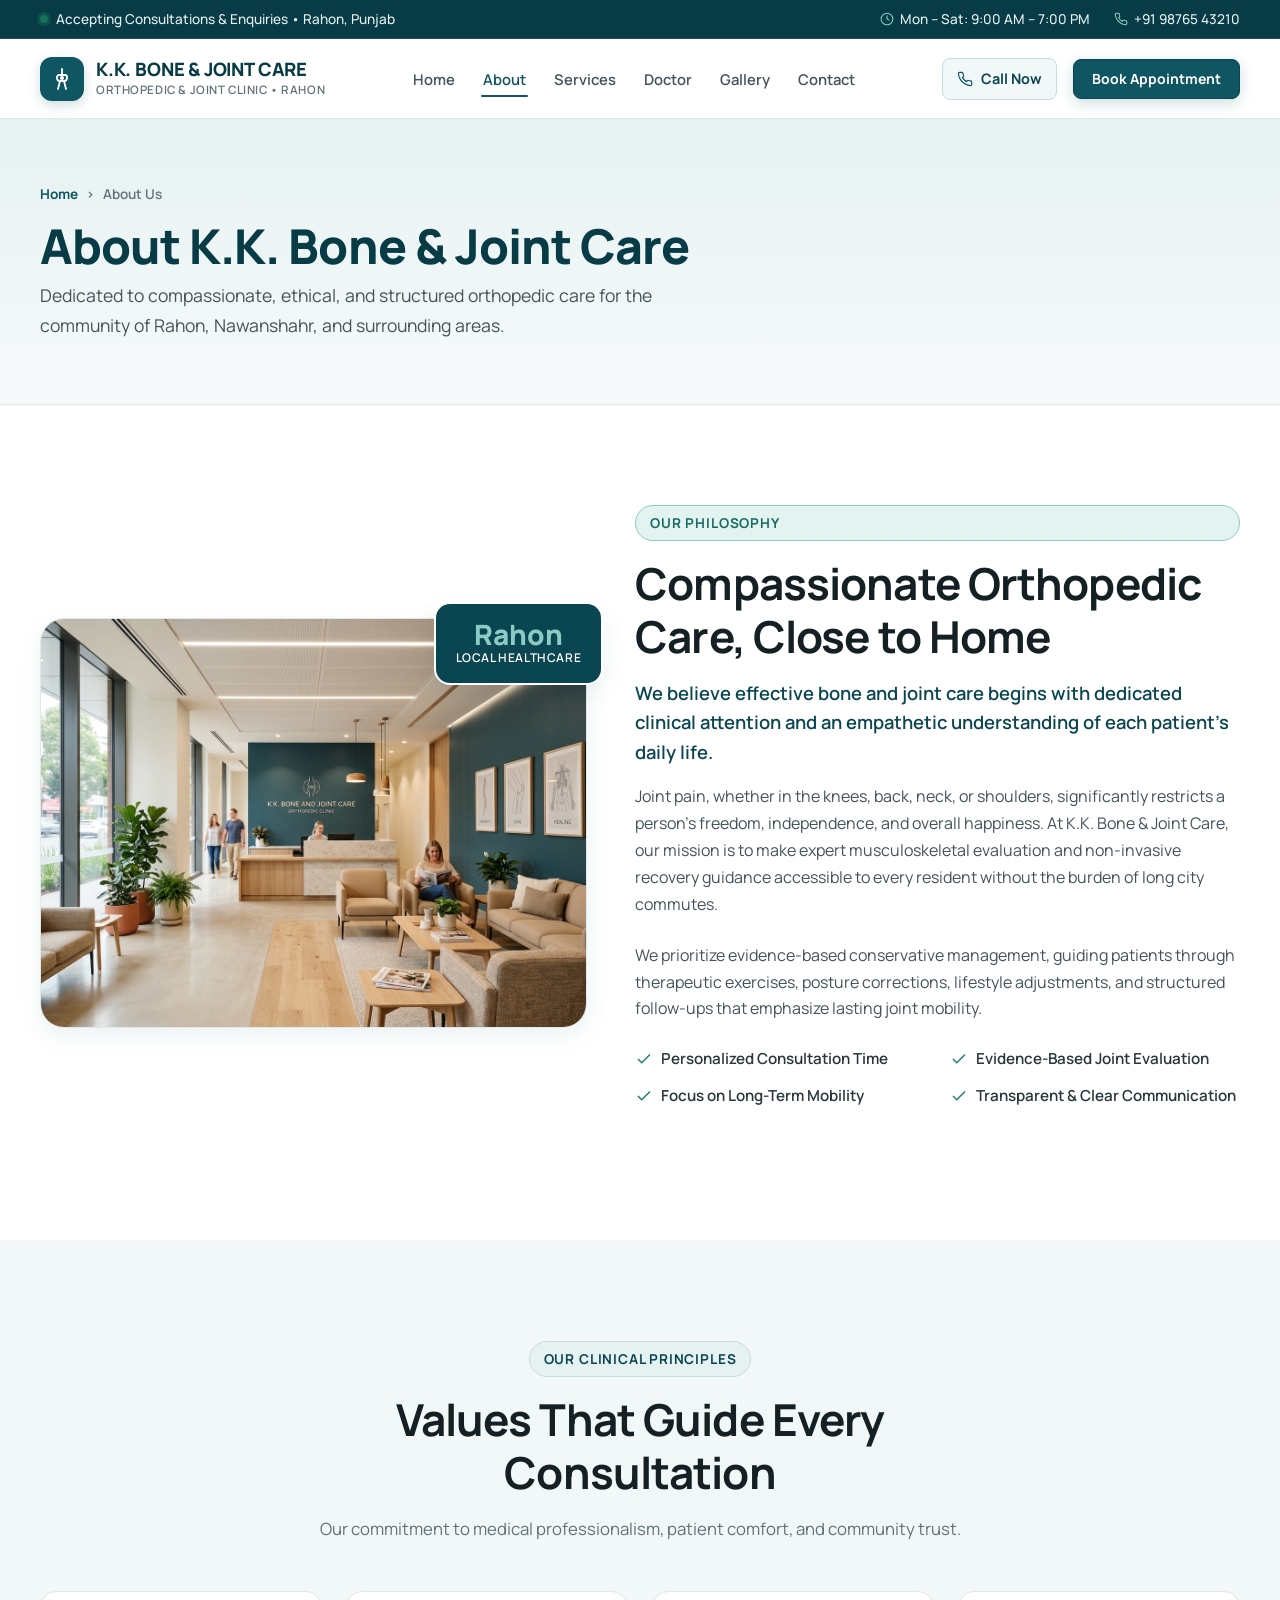
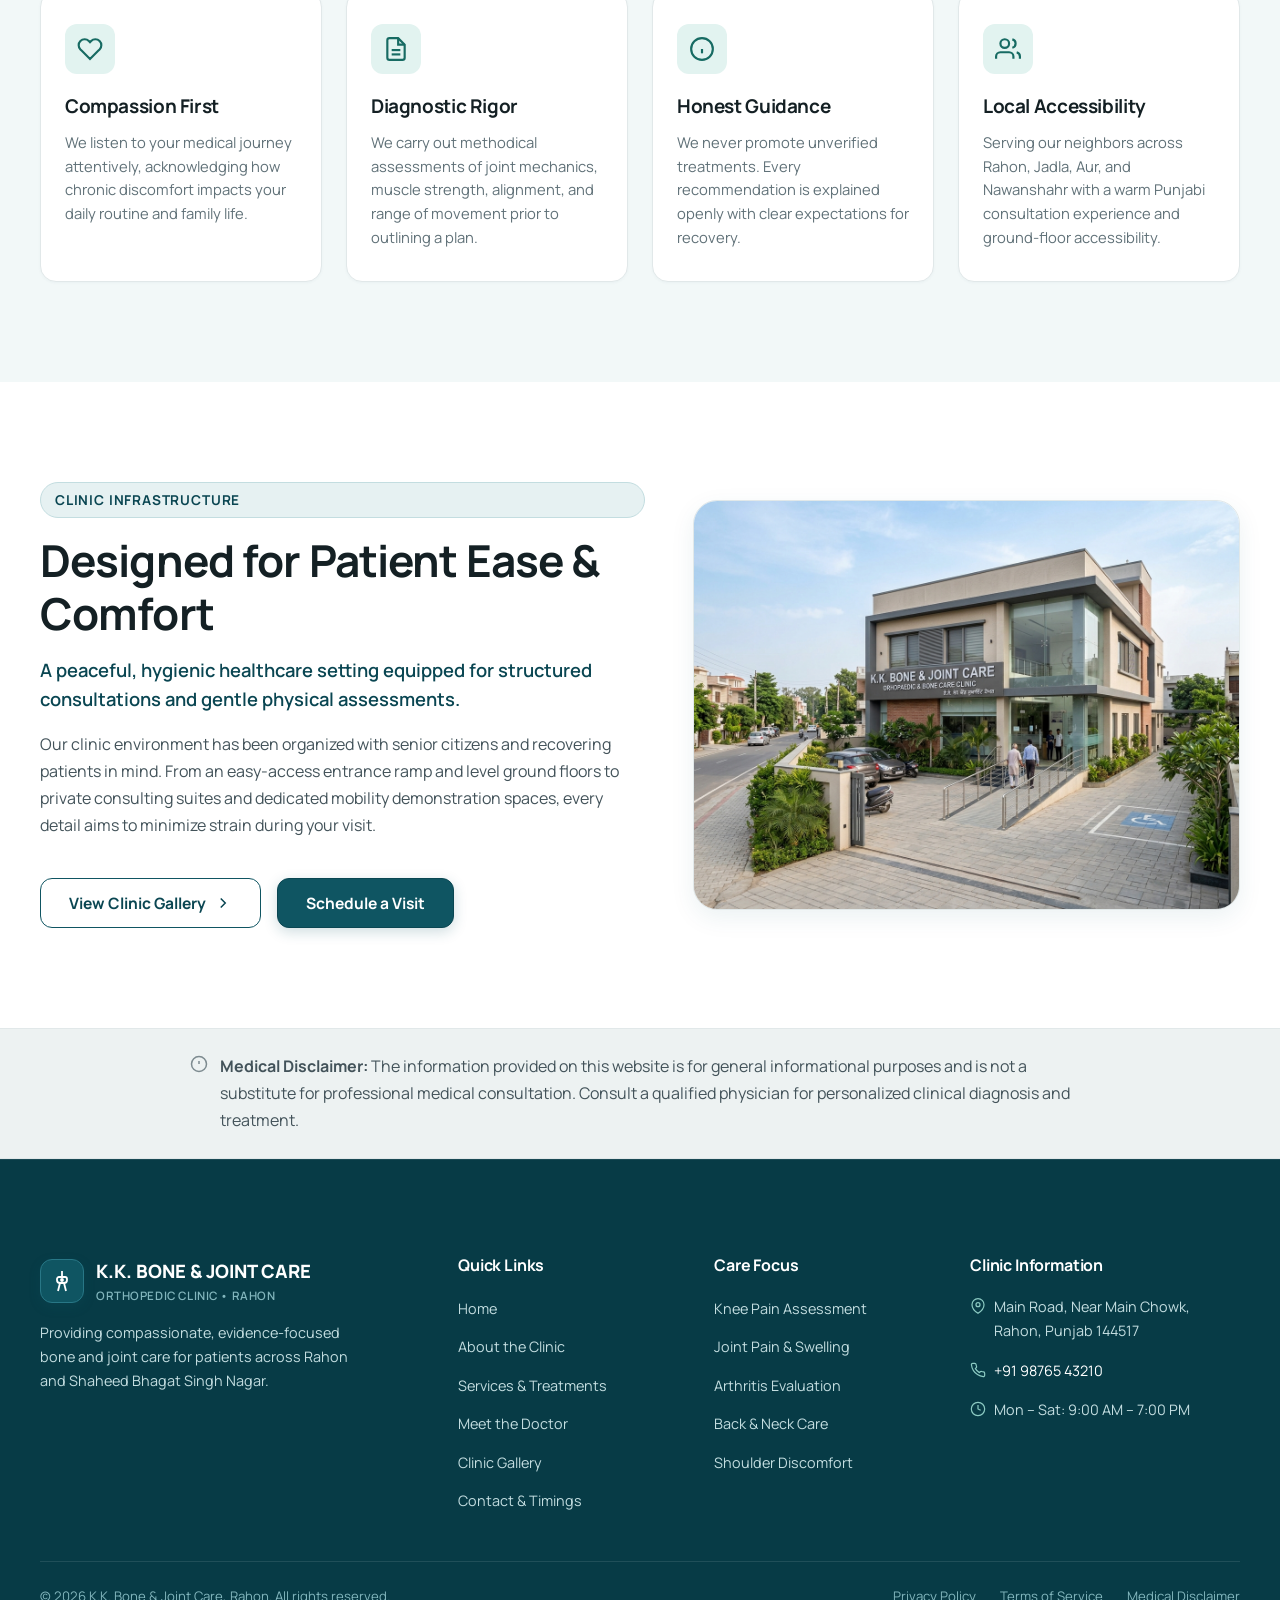
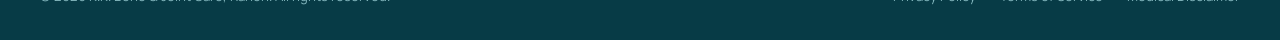
<file: about.html>
<!DOCTYPE html>
<html lang="en">
<head>
  <meta charset="UTF-8">
  <meta name="viewport" content="width=device-width, initial-scale=1.0">
  <title>About Us — K.K. Bone &amp; Joint Care, Rahon, Punjab</title>
  <meta name="description" content="Learn about K.K. Bone &amp; Joint Care in Rahon, Punjab. Our patient-centred orthopedic philosophy, clinical infrastructure, and commitment to local joint and bone health.">
  <link rel="canonical" href="https://kkboneandjoint.com/about.html">

  <meta property="og:type" content="website">
  <meta property="og:title" content="About K.K. Bone &amp; Joint Care — Rahon, Punjab">
  <meta property="og:description" content="Dedicated to compassionate, ethical, and structured orthopedic care in Shaheed Bhagat Singh Nagar.">
  <meta property="og:image" content="assets/images/about-clinic.jpg">

  <link rel="icon" type="image/svg+xml" href="favicon/favicon.svg">
  <link rel="stylesheet" href="css/style.css">
  <link rel="stylesheet" href="css/components.css">
  <link rel="stylesheet" href="css/responsive.css">
</head>
<body>

  <a href="#main-content" class="skip-link">Skip to main content</a>

  <!-- Top Announcement Bar -->
  <div class="top-bar">
    <div class="container">
      <div class="top-bar-left">
        <span class="status-dot" aria-hidden="true"></span>
        <span>Accepting Consultations &amp; Enquiries &bull; Rahon, Punjab</span>
      </div>
      <div class="top-bar-right">
        <div class="top-bar-link">
          <svg viewBox="0 0 24 24" fill="none" stroke="currentColor" stroke-width="1.8"><circle cx="12" cy="12" r="10"/><polyline points="12 6 12 12 16 14"/></svg>
          <span>Mon &ndash; Sat: 9:00 AM &ndash; 7:00 PM</span>
        </div>
        <a href="tel:+919876543210" class="top-bar-link" aria-label="Call clinic phone">
          <svg viewBox="0 0 24 24" fill="none" stroke="currentColor" stroke-width="1.8"><path d="M22 16.92v3a2 2 0 0 1-2.18 2 19.79 19.79 0 0 1-8.63-3.07 19.5 19.5 0 0 1-6-6 19.79 19.79 0 0 1-3.07-8.67A2 2 0 0 1 4.11 2h3a2 2 0 0 1 2 1.72 12.84 12.84 0 0 0 .7 2.81 2 2 0 0 1-.45 2.11L8.09 9.91a16 16 0 0 0 6 6l1.27-1.27a2 2 0 0 1 2.11-.45 12.84 12.84 0 0 0 2.81.7A2 2 0 0 1 22 16.92z"/></svg>
          <span>+91 98765 43210</span>
        </a>
      </div>
    </div>
  </div>

  <!-- Header -->
  <header class="site-header" role="banner">
    <div class="container header-container">
      <a href="index.html" class="brand-logo" aria-label="K.K. Bone &amp; Joint Care Homepage">
        <div class="brand-icon-wrapper" aria-hidden="true">
          <svg viewBox="0 0 24 24" fill="none" stroke="currentColor" stroke-width="1.8" stroke-linecap="round" stroke-linejoin="round">
            <path d="M12 2v6" />
            <path d="M9 8h6a2 2 0 0 1 2 2v1a3 3 0 0 1-3 3h-4a3 3 0 0 1-3-3v-1a2 2 0 0 1 2-2z" />
            <path d="M10 14l-2 8" />
            <path d="M14 14l2 8" />
            <circle cx="12" cy="11" r="1.2" fill="currentColor" />
          </svg>
        </div>
        <div class="brand-text">
          <span class="brand-title">K.K. BONE &amp; JOINT CARE</span>
          <span class="brand-subtitle">Orthopedic &amp; Joint Clinic &bull; Rahon</span>
        </div>
      </a>

      <nav class="main-nav" id="site-navigation" aria-label="Main Navigation">
        <ul class="nav-list">
          <li><a href="index.html" class="nav-link">Home</a></li>
          <li><a href="about.html" class="nav-link is-active">About</a></li>
          <li><a href="services.html" class="nav-link">Services</a></li>
          <li><a href="doctor.html" class="nav-link">Doctor</a></li>
          <li><a href="gallery.html" class="nav-link">Gallery</a></li>
          <li><a href="contact.html" class="nav-link">Contact</a></li>
        </ul>
      </nav>

      <div class="header-actions">
        <a href="tel:+919876543210" class="header-call-btn" aria-label="Call clinic directly">
          <svg viewBox="0 0 24 24" fill="none" stroke="currentColor" stroke-width="1.8"><path d="M22 16.92v3a2 2 0 0 1-2.18 2 19.79 19.79 0 0 1-8.63-3.07 19.5 19.5 0 0 1-6-6 19.79 19.79 0 0 1-3.07-8.67A2 2 0 0 1 4.11 2h3a2 2 0 0 1 2 1.72 12.84 12.84 0 0 0 .7 2.81 2 2 0 0 1-.45 2.11L8.09 9.91a16 16 0 0 0 6 6l1.27-1.27a2 2 0 0 1 2.11-.45 12.84 12.84 0 0 0 2.81.7A2 2 0 0 1 22 16.92z"/></svg>
          <span>Call Now</span>
        </a>
        <button type="button" class="btn btn-primary btn-sm open-modal" data-action="book-appointment">
          Book Appointment
        </button>
        <button type="button" class="mobile-nav-toggle" aria-controls="site-navigation" aria-expanded="false" aria-label="Toggle navigation menu">
          <span class="hamburger-line" aria-hidden="true"></span>
        </button>
      </div>
    </div>
  </header>

  <main id="main-content">
    <!-- Page Hero Banner -->
    <section class="page-hero">
      <div class="container">
        <nav class="page-breadcrumb" aria-label="Breadcrumb">
          <a href="index.html">Home</a>
          <span aria-hidden="true">&rsaquo;</span>
          <span aria-current="page">About Us</span>
        </nav>
        <h1 class="page-hero-title">About K.K. Bone &amp; Joint Care</h1>
        <p class="page-hero-subtitle">
          Dedicated to compassionate, ethical, and structured orthopedic care for the community of Rahon, Nawanshahr, and surrounding areas.
        </p>
      </div>
    </section>

    <!-- Clinic Story Section -->
    <section class="section section-white reveal">
      <div class="container">
        <div class="about-grid">
          <div class="about-visual-col">
            <div class="about-image-card">
              <img src="assets/images/about-clinic.jpg" alt="Reception and patient lounge at K.K. Bone & Joint Care" width="700" height="525">
            </div>
            <div class="about-badge-tag">
              <div class="num">Rahon</div>
              <div class="label">Local Healthcare</div>
            </div>
          </div>

          <div class="about-text-content">
            <span class="eyebrow eyebrow-accent">Our Philosophy</span>
            <h2 class="section-title">Compassionate Orthopedic Care, Close to Home</h2>
            <p class="about-lead">
              We believe effective bone and joint care begins with dedicated clinical attention and an empathetic understanding of each patient's daily life.
            </p>
            <p class="about-body-text">
              Joint pain, whether in the knees, back, neck, or shoulders, significantly restricts a person's freedom, independence, and overall happiness. At K.K. Bone &amp; Joint Care, our mission is to make expert musculoskeletal evaluation and non-invasive recovery guidance accessible to every resident without the burden of long city commutes.
            </p>
            <p class="about-body-text">
              We prioritize evidence-based conservative management, guiding patients through therapeutic exercises, posture corrections, lifestyle adjustments, and structured follow-ups that emphasize lasting joint mobility.
            </p>

            <div class="about-highlights-list">
              <div class="about-highlight-item">
                <svg viewBox="0 0 24 24" fill="none" stroke="currentColor" stroke-width="2"><polyline points="20 6 9 17 4 12"/></svg>
                <span>Personalized Consultation Time</span>
              </div>
              <div class="about-highlight-item">
                <svg viewBox="0 0 24 24" fill="none" stroke="currentColor" stroke-width="2"><polyline points="20 6 9 17 4 12"/></svg>
                <span>Evidence-Based Joint Evaluation</span>
              </div>
              <div class="about-highlight-item">
                <svg viewBox="0 0 24 24" fill="none" stroke="currentColor" stroke-width="2"><polyline points="20 6 9 17 4 12"/></svg>
                <span>Focus on Long-Term Mobility</span>
              </div>
              <div class="about-highlight-item">
                <svg viewBox="0 0 24 24" fill="none" stroke="currentColor" stroke-width="2"><polyline points="20 6 9 17 4 12"/></svg>
                <span>Transparent &amp; Clear Communication</span>
              </div>
            </div>
          </div>
        </div>
      </div>
    </section>

    <!-- Core Values -->
    <section class="section section-tint reveal">
      <div class="container">
        <div class="section-header">
          <span class="eyebrow">Our Clinical Principles</span>
          <h2 class="section-title">Values That Guide Every Consultation</h2>
          <p class="section-subtitle">
            Our commitment to medical professionalism, patient comfort, and community trust.
          </p>
        </div>

        <div class="why-us-grid">
          <article class="why-card">
            <div class="why-icon-box" aria-hidden="true">
              <svg viewBox="0 0 24 24" fill="none" stroke="currentColor" stroke-width="2"><path d="M20.84 4.61a5.5 5.5 0 0 0-7.78 0L12 5.67l-1.06-1.06a5.5 5.5 0 0 0-7.78 7.78l1.06 1.06L12 21.23l7.78-7.78 1.06-1.06a5.5 5.5 0 0 0 0-7.78z"/></svg>
            </div>
            <h3 class="why-title">Compassion First</h3>
            <p class="why-desc">
              We listen to your medical journey attentively, acknowledging how chronic discomfort impacts your daily routine and family life.
            </p>
          </article>

          <article class="why-card">
            <div class="why-icon-box" aria-hidden="true">
              <svg viewBox="0 0 24 24" fill="none" stroke="currentColor" stroke-width="2"><path d="M14 2H6a2 2 0 0 0-2 2v16a2 2 0 0 0 2 2h12a2 2 0 0 0 2-2V8z"/><polyline points="14 2 14 8 20 8"/><line x1="16" y1="13" x2="8" y2="13"/><line x1="16" y1="17" x2="8" y2="17"/></svg>
            </div>
            <h3 class="why-title">Diagnostic Rigor</h3>
            <p class="why-desc">
              We carry out methodical assessments of joint mechanics, muscle strength, alignment, and range of movement prior to outlining a plan.
            </p>
          </article>

          <article class="why-card">
            <div class="why-icon-box" aria-hidden="true">
              <svg viewBox="0 0 24 24" fill="none" stroke="currentColor" stroke-width="2"><circle cx="12" cy="12" r="10"/><line x1="12" y1="16" x2="12" y2="12"/><line x1="12" y1="8" x2="12.01" y2="8"/></svg>
            </div>
            <h3 class="why-title">Honest Guidance</h3>
            <p class="why-desc">
              We never promote unverified treatments. Every recommendation is explained openly with clear expectations for recovery.
            </p>
          </article>

          <article class="why-card">
            <div class="why-icon-box" aria-hidden="true">
              <svg viewBox="0 0 24 24" fill="none" stroke="currentColor" stroke-width="2"><path d="M17 21v-2a4 4 0 0 0-4-4H5a4 4 0 0 0-4 4v2"/><circle cx="9" cy="7" r="4"/><path d="M23 21v-2a4 4 0 0 0-3-3.87"/><path d="M16 3.13a4 4 0 0 1 0 7.75"/></svg>
            </div>
            <h3 class="why-title">Local Accessibility</h3>
            <p class="why-desc">
              Serving our neighbors across Rahon, Jadla, Aur, and Nawanshahr with a warm Punjabi consultation experience and ground-floor accessibility.
            </p>
          </article>
        </div>
      </div>
    </section>

    <!-- Facility & Standards -->
    <section class="section section-white reveal">
      <div class="container">
        <div class="about-grid" style="grid-template-columns: 1.05fr 0.95fr;">
          <div class="about-text-content">
            <span class="eyebrow">Clinic Infrastructure</span>
            <h2 class="section-title">Designed for Patient Ease &amp; Comfort</h2>
            <p class="about-lead">
              A peaceful, hygienic healthcare setting equipped for structured consultations and gentle physical assessments.
            </p>
            <p class="about-body-text">
              Our clinic environment has been organized with senior citizens and recovering patients in mind. From an easy-access entrance ramp and level ground floors to private consulting suites and dedicated mobility demonstration spaces, every detail aims to minimize strain during your visit.
            </p>
            <div style="display: flex; gap: var(--space-4); margin-top: var(--space-4);">
              <a href="gallery.html" class="btn btn-outline">
                <span>View Clinic Gallery</span>
                <svg viewBox="0 0 24 24" fill="none" stroke="currentColor" stroke-width="2"><polyline points="9 18 15 12 9 6"/></svg>
              </a>
              <button type="button" class="btn btn-primary open-modal" data-action="book-appointment">
                <span>Schedule a Visit</span>
              </button>
            </div>
          </div>

          <div class="about-visual-col">
            <div class="about-image-card">
              <img src="assets/images/gallery-4.jpg" alt="Accessible exterior and entrance ramp at K.K. Bone & Joint Care in Rahon" width="700" height="525">
            </div>
          </div>
        </div>
      </div>
    </section>

    <!-- Medical Disclaimer -->
    <aside class="disclaimer-strip" aria-label="Medical Disclaimer">
      <div class="container">
        <div class="disclaimer-content">
          <svg viewBox="0 0 24 24" fill="none" stroke="currentColor" stroke-width="2"><circle cx="12" cy="12" r="10"/><line x1="12" y1="8" x2="12" y2="12"/><line x1="12" y1="16" x2="12.01" y2="16"/></svg>
          <p>
            <strong>Medical Disclaimer:</strong> The information provided on this website is for general informational purposes and is not a substitute for professional medical consultation. Consult a qualified physician for personalized clinical diagnosis and treatment.
          </p>
        </div>
      </div>
    </aside>
  </main>

  <!-- Footer -->
  <footer class="site-footer" role="contentinfo">
    <div class="container">
      <div class="footer-grid">
        <div class="footer-brand">
          <div class="footer-logo">
            <div class="brand-icon-wrapper" aria-hidden="true">
              <svg viewBox="0 0 24 24" fill="none" stroke="currentColor" stroke-width="1.8"><path d="M12 2v6"/><path d="M9 8h6a2 2 0 0 1 2 2v1a3 3 0 0 1-3 3h-4a3 3 0 0 1-3-3v-1a2 2 0 0 1 2-2z"/><path d="M10 14l-2 8"/><path d="M14 14l2 8"/><circle cx="12" cy="11" r="1" fill="currentColor"/></svg>
            </div>
            <div>
              <div class="footer-brand-title">K.K. BONE &amp; JOINT CARE</div>
              <div class="footer-brand-sub">Orthopedic Clinic &bull; Rahon</div>
            </div>
          </div>
          <p class="footer-desc">
            Providing compassionate, evidence-focused bone and joint care for patients across Rahon and Shaheed Bhagat Singh Nagar.
          </p>
        </div>

        <div>
          <h4 class="footer-heading">Quick Links</h4>
          <ul class="footer-nav-list">
            <li><a href="index.html" class="footer-nav-link">Home</a></li>
            <li><a href="about.html" class="footer-nav-link">About the Clinic</a></li>
            <li><a href="services.html" class="footer-nav-link">Services &amp; Treatments</a></li>
            <li><a href="doctor.html" class="footer-nav-link">Meet the Doctor</a></li>
            <li><a href="gallery.html" class="footer-nav-link">Clinic Gallery</a></li>
            <li><a href="contact.html" class="footer-nav-link">Contact &amp; Timings</a></li>
          </ul>
        </div>

        <div>
          <h4 class="footer-heading">Care Focus</h4>
          <ul class="footer-nav-list">
            <li><a href="services.html" class="footer-nav-link">Knee Pain Assessment</a></li>
            <li><a href="services.html" class="footer-nav-link">Joint Pain &amp; Swelling</a></li>
            <li><a href="services.html" class="footer-nav-link">Arthritis Evaluation</a></li>
            <li><a href="services.html" class="footer-nav-link">Back &amp; Neck Care</a></li>
            <li><a href="services.html" class="footer-nav-link">Shoulder Discomfort</a></li>
          </ul>
        </div>

        <div>
          <h4 class="footer-heading">Clinic Information</h4>
          <div class="footer-contact-list">
            <div class="footer-contact-item">
              <svg viewBox="0 0 24 24" fill="none" stroke="currentColor" stroke-width="1.8"><path d="M21 10c0 7-9 13-9 13s-9-6-9-13a9 9 0 0 1 18 0z"/><circle cx="12" cy="10" r="3"/></svg>
              <span>Main Road, Near Main Chowk, Rahon, Punjab 144517</span>
            </div>
            <div class="footer-contact-item">
              <svg viewBox="0 0 24 24" fill="none" stroke="currentColor" stroke-width="1.8"><path d="M22 16.92v3a2 2 0 0 1-2.18 2 19.79 19.79 0 0 1-8.63-3.07 19.5 19.5 0 0 1-6-6 19.79 19.79 0 0 1-3.07-8.67A2 2 0 0 1 4.11 2h3a2 2 0 0 1 2 1.72 12.84 12.84 0 0 0 .7 2.81 2 2 0 0 1-.45 2.11L8.09 9.91a16 16 0 0 0 6 6l1.27-1.27a2 2 0 0 1 2.11-.45 12.84 12.84 0 0 0 2.81.7A2 2 0 0 1 22 16.92z"/></svg>
              <a href="tel:+919876543210" style="color: var(--color-white);">+91 98765 43210</a>
            </div>
            <div class="footer-contact-item">
              <svg viewBox="0 0 24 24" fill="none" stroke="currentColor" stroke-width="1.8"><circle cx="12" cy="12" r="10"/><polyline points="12 6 12 12 16 14"/></svg>
              <span>Mon &ndash; Sat: 9:00 AM &ndash; 7:00 PM</span>
            </div>
          </div>
        </div>
      </div>

      <div class="footer-bottom-bar">
        <div>&copy; 2026 K.K. Bone &amp; Joint Care, Rahon. All rights reserved.</div>
        <div class="footer-legal-links">
          <a href="index.html">Privacy Policy</a>
          <a href="index.html">Terms of Service</a>
          <a href="index.html">Medical Disclaimer</a>
        </div>
      </div>
    </div>
  </footer>

  <!-- Mobile Sticky Bottom Bar -->
  <div class="mobile-sticky-bar" aria-label="Quick Mobile Actions">
    <div class="mobile-sticky-inner">
      <a href="tel:+919876543210" class="mobile-sticky-btn mobile-sticky-call" aria-label="Call clinic directly">
        <svg viewBox="0 0 24 24" fill="none" stroke="currentColor" stroke-width="2"><path d="M22 16.92v3a2 2 0 0 1-2.18 2 19.79 19.79 0 0 1-8.63-3.07 19.5 19.5 0 0 1-6-6 19.79 19.79 0 0 1-3.07-8.67A2 2 0 0 1 4.11 2h3a2 2 0 0 1 2 1.72 12.84 12.84 0 0 0 .7 2.81 2 2 0 0 1-.45 2.11L8.09 9.91a16 16 0 0 0 6 6l1.27-1.27a2 2 0 0 1 2.11-.45 12.84 12.84 0 0 0 2.81.7A2 2 0 0 1 22 16.92z"/></svg>
        <span>Call</span>
      </a>
      <a href="https://wa.me/919876543210" class="mobile-sticky-btn mobile-sticky-whatsapp" target="_blank" rel="noopener noreferrer" aria-label="Message clinic on WhatsApp">
        <svg viewBox="0 0 24 24" fill="none" stroke="currentColor" stroke-width="2"><path d="M21 11.5a8.38 8.38 0 0 1-.9 3.8 8.5 8.5 0 0 1-7.6 4.7 8.38 8.38 0 0 1-3.8-.9L3 21l1.9-5.7a8.38 8.38 0 0 1-.9-3.8 8.5 8.5 0 0 1 4.7-7.6 8.38 8.38 0 0 1 3.8-.9h.5a8.48 8.48 0 0 1 8 8v.5z"/></svg>
        <span>WhatsApp</span>
      </a>
      <button type="button" class="mobile-sticky-btn mobile-sticky-book open-modal" data-action="book-appointment">
        <span>Appointment</span>
      </button>
    </div>
  </div>

  <!-- Booking Modal -->
  <div id="appointment-modal" class="modal-backdrop" role="dialog" aria-modal="true" aria-labelledby="modal-booking-title">
    <div class="modal-card">
      <button type="button" class="modal-close-btn" aria-label="Close booking modal">
        <svg viewBox="0 0 24 24" fill="none" stroke="currentColor" stroke-width="2"><line x1="18" y1="6" x2="6" y2="18"/><line x1="6" y1="6" x2="18" y2="18"/></svg>
      </button>
      <div class="form-header">
        <h3 id="modal-booking-title" class="form-title">Schedule an Appointment</h3>
        <p class="form-subtitle">Choose your preferred date and time for a consultation at our Rahon clinic.</p>
      </div>
      <form class="clinic-appointment-form" novalidate>
        <div class="form-grid">
          <div class="form-group-full">
            <label for="modal-form-name" class="form-label">Full Name *</label>
            <input type="text" id="modal-form-name" name="full_name" class="form-control" placeholder="e.g. Gurpreet Singh" required>
            <div class="field-error-msg">Please enter your full name.</div>
          </div>
          <div class="form-group-full">
            <label for="modal-form-phone" class="form-label">Phone Number *</label>
            <input type="tel" id="modal-form-phone" name="phone" class="form-control" placeholder="10-digit mobile number, e.g. 9876543210" required>
            <div class="field-error-msg">Please enter a valid 10-digit mobile phone number.</div>
          </div>
          <div>
            <label for="modal-form-date" class="form-label">Preferred Date *</label>
            <input type="date" id="modal-form-date" name="preferred_date" class="form-control" required>
            <div class="field-error-msg">Please choose a valid date.</div>
          </div>
          <div>
            <label for="modal-form-time" class="form-label">Preferred Slot</label>
            <select id="modal-form-time" name="preferred_time" class="form-control">
              <option value="Morning (9:00 AM - 1:00 PM)">Morning (9:00 AM &ndash; 1:00 PM)</option>
              <option value="Afternoon (2:00 PM - 5:00 PM)">Afternoon (2:00 PM &ndash; 5:00 PM)</option>
              <option value="Evening (5:00 PM - 7:00 PM)">Evening (5:00 PM &ndash; 7:00 PM)</option>
            </select>
          </div>
          <div class="form-group-full">
            <label for="modal-form-reason" class="form-label">Reason for Visit *</label>
            <select id="modal-form-reason" name="reason" class="form-control" required>
              <option value="" disabled selected>Select concern or service...</option>
              <option value="Knee Pain / Stiffness">Knee Pain / Stiffness</option>
              <option value="Joint Pain (Hip, Ankle, Elbow, Wrist)">Joint Pain (Hip, Ankle, Elbow, Wrist)</option>
              <option value="Arthritis Evaluation">Arthritis Evaluation</option>
              <option value="Back & Neck Pain">Back &amp; Neck Pain</option>
              <option value="Shoulder Pain / Movement Restriction">Shoulder Pain / Movement Restriction</option>
              <option value="Sports or Physical Injury">Sports or Physical Injury</option>
              <option value="Fracture Healing / Follow-Up">Fracture Healing / Follow-Up</option>
              <option value="General Bone Health Guidance">General Bone Health Guidance</option>
            </select>
            <div class="field-error-msg">Please select your reason for visit.</div>
          </div>
          <div class="form-group-full">
            <button type="submit" class="btn btn-primary" style="width: 100%;">Submit Appointment Request</button>
          </div>
        </div>
      </form>
    </div>
  </div>

  <!-- Success Modal -->
  <div id="success-modal" class="modal-backdrop" role="dialog" aria-modal="true" aria-labelledby="modal-success-title">
    <div class="modal-card">
      <button type="button" class="modal-close-btn" aria-label="Close dialog">
        <svg viewBox="0 0 24 24" fill="none" stroke="currentColor" stroke-width="2"><line x1="18" y1="6" x2="6" y2="18"/><line x1="6" y1="6" x2="18" y2="18"/></svg>
      </button>
      <div class="success-box">
        <div class="success-icon-box" aria-hidden="true">
          <svg viewBox="0 0 24 24" fill="none" stroke="currentColor" stroke-width="2"><polyline points="20 6 9 17 4 12"/></svg>
        </div>
        <h3 id="modal-success-title" class="success-title">Appointment Request Received!</h3>
        <p class="success-desc">
          Thank you for reaching out. The clinic administration will contact you via phone or WhatsApp to confirm your appointment time.
        </p>
        <button type="button" class="btn btn-primary success-ok-btn" style="min-width: 160px;">OK, Got It</button>
      </div>
    </div>
  </div>

  <script src="js/main.js" defer></script>
</body>
</html>
</file>
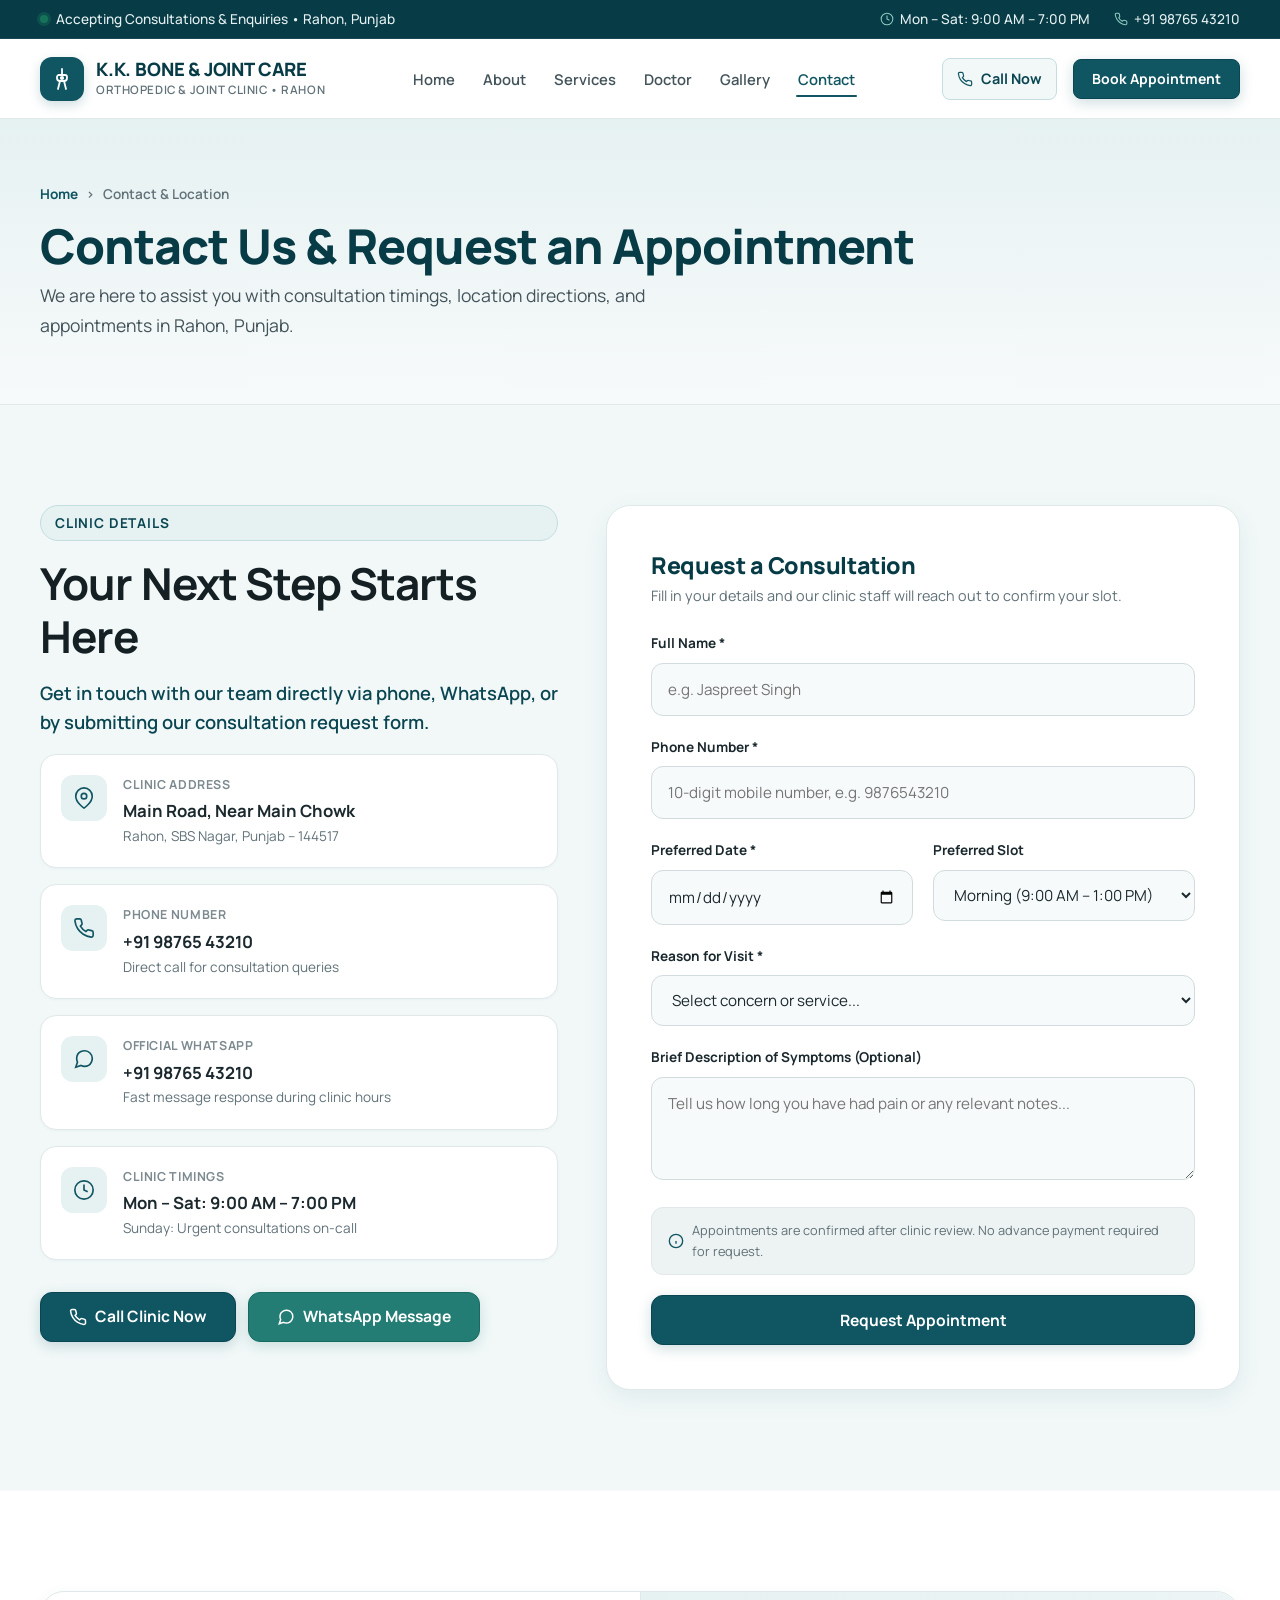
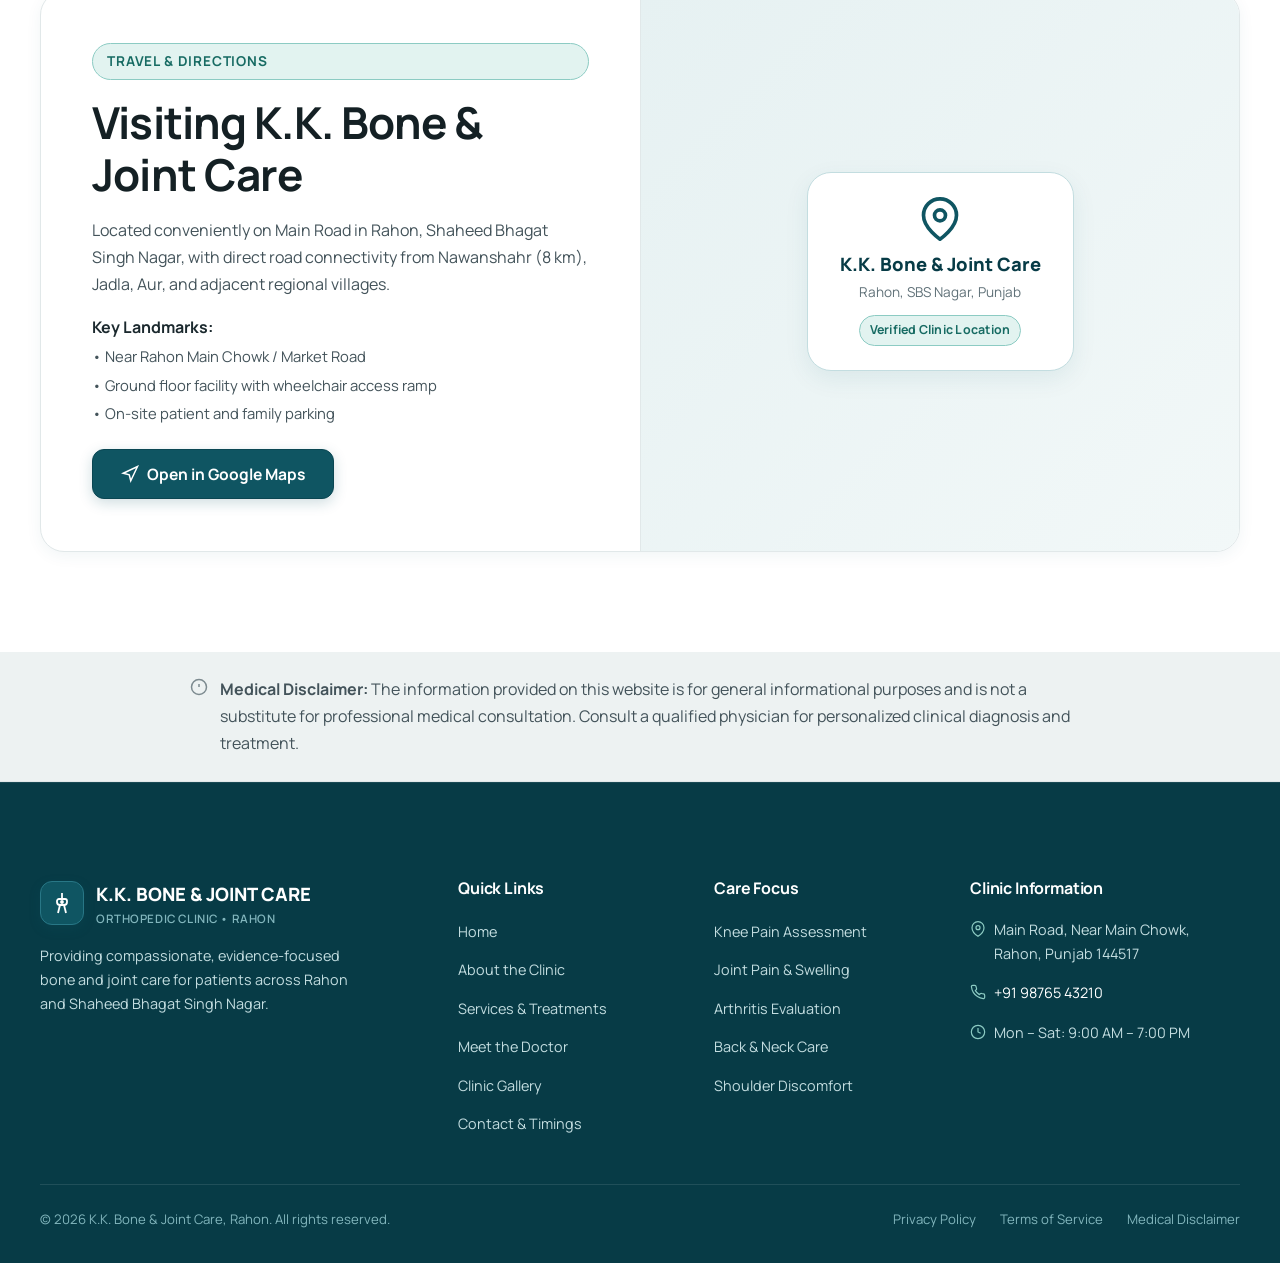
<file: contact.html>
<!DOCTYPE html>
<html lang="en">
<head>
  <meta charset="UTF-8">
  <meta name="viewport" content="width=device-width, initial-scale=1.0">
  <title>Contact &amp; Book Appointment — K.K. Bone &amp; Joint Care, Rahon</title>
  <meta name="description" content="Contact K.K. Bone &amp; Joint Care in Rahon, Punjab. Schedule an orthopedic consultation, get clinic directions, phone numbers, and consultation timings.">
  <link rel="canonical" href="https://kkboneandjoint.com/contact.html">

  <meta property="og:type" content="website">
  <meta property="og:title" content="Contact &amp; Book Appointment — K.K. Bone &amp; Joint Care">
  <meta property="og:description" content="Schedule an appointment or reach out for inquiries at our Rahon clinic.">
  <meta property="og:image" content="assets/images/about-clinic.jpg">

  <link rel="icon" type="image/svg+xml" href="favicon/favicon.svg">
  <link rel="stylesheet" href="css/style.css">
  <link rel="stylesheet" href="css/components.css">
  <link rel="stylesheet" href="css/responsive.css">
</head>
<body>

  <a href="#main-content" class="skip-link">Skip to main content</a>

  <!-- Top Announcement Bar -->
  <div class="top-bar">
    <div class="container">
      <div class="top-bar-left">
        <span class="status-dot" aria-hidden="true"></span>
        <span>Accepting Consultations &amp; Enquiries &bull; Rahon, Punjab</span>
      </div>
      <div class="top-bar-right">
        <div class="top-bar-link">
          <svg viewBox="0 0 24 24" fill="none" stroke="currentColor" stroke-width="1.8"><circle cx="12" cy="12" r="10"/><polyline points="12 6 12 12 16 14"/></svg>
          <span>Mon &ndash; Sat: 9:00 AM &ndash; 7:00 PM</span>
        </div>
        <a href="tel:+919876543210" class="top-bar-link" aria-label="Call clinic phone">
          <svg viewBox="0 0 24 24" fill="none" stroke="currentColor" stroke-width="1.8"><path d="M22 16.92v3a2 2 0 0 1-2.18 2 19.79 19.79 0 0 1-8.63-3.07 19.5 19.5 0 0 1-6-6 19.79 19.79 0 0 1-3.07-8.67A2 2 0 0 1 4.11 2h3a2 2 0 0 1 2 1.72 12.84 12.84 0 0 0 .7 2.81 2 2 0 0 1-.45 2.11L8.09 9.91a16 16 0 0 0 6 6l1.27-1.27a2 2 0 0 1 2.11-.45 12.84 12.84 0 0 0 2.81.7A2 2 0 0 1 22 16.92z"/></svg>
          <span>+91 98765 43210</span>
        </a>
      </div>
    </div>
  </div>

  <!-- Header -->
  <header class="site-header" role="banner">
    <div class="container header-container">
      <a href="index.html" class="brand-logo" aria-label="K.K. Bone &amp; Joint Care Homepage">
        <div class="brand-icon-wrapper" aria-hidden="true">
          <svg viewBox="0 0 24 24" fill="none" stroke="currentColor" stroke-width="1.8" stroke-linecap="round" stroke-linejoin="round">
            <path d="M12 2v6" />
            <path d="M9 8h6a2 2 0 0 1 2 2v1a3 3 0 0 1-3 3h-4a3 3 0 0 1-3-3v-1a2 2 0 0 1 2-2z" />
            <path d="M10 14l-2 8" />
            <path d="M14 14l2 8" />
            <circle cx="12" cy="11" r="1.2" fill="currentColor" />
          </svg>
        </div>
        <div class="brand-text">
          <span class="brand-title">K.K. BONE &amp; JOINT CARE</span>
          <span class="brand-subtitle">Orthopedic &amp; Joint Clinic &bull; Rahon</span>
        </div>
      </a>

      <nav class="main-nav" id="site-navigation" aria-label="Main Navigation">
        <ul class="nav-list">
          <li><a href="index.html" class="nav-link">Home</a></li>
          <li><a href="about.html" class="nav-link">About</a></li>
          <li><a href="services.html" class="nav-link">Services</a></li>
          <li><a href="doctor.html" class="nav-link">Doctor</a></li>
          <li><a href="gallery.html" class="nav-link">Gallery</a></li>
          <li><a href="contact.html" class="nav-link is-active">Contact</a></li>
        </ul>
      </nav>

      <div class="header-actions">
        <a href="tel:+919876543210" class="header-call-btn" aria-label="Call clinic directly">
          <svg viewBox="0 0 24 24" fill="none" stroke="currentColor" stroke-width="1.8"><path d="M22 16.92v3a2 2 0 0 1-2.18 2 19.79 19.79 0 0 1-8.63-3.07 19.5 19.5 0 0 1-6-6 19.79 19.79 0 0 1-3.07-8.67A2 2 0 0 1 4.11 2h3a2 2 0 0 1 2 1.72 12.84 12.84 0 0 0 .7 2.81 2 2 0 0 1-.45 2.11L8.09 9.91a16 16 0 0 0 6 6l1.27-1.27a2 2 0 0 1 2.11-.45 12.84 12.84 0 0 0 2.81.7A2 2 0 0 1 22 16.92z"/></svg>
          <span>Call Now</span>
        </a>
        <button type="button" class="btn btn-primary btn-sm open-modal" data-action="book-appointment">
          Book Appointment
        </button>
        <button type="button" class="mobile-nav-toggle" aria-controls="site-navigation" aria-expanded="false" aria-label="Toggle navigation menu">
          <span class="hamburger-line" aria-hidden="true"></span>
        </button>
      </div>
    </div>
  </header>

  <main id="main-content">
    <!-- Page Hero Banner -->
    <section class="page-hero">
      <div class="container">
        <nav class="page-breadcrumb" aria-label="Breadcrumb">
          <a href="index.html">Home</a>
          <span aria-hidden="true">&rsaquo;</span>
          <span aria-current="page">Contact &amp; Location</span>
        </nav>
        <h1 class="page-hero-title">Contact Us &amp; Request an Appointment</h1>
        <p class="page-hero-subtitle">
          We are here to assist you with consultation timings, location directions, and appointments in Rahon, Punjab.
        </p>
      </div>
    </section>

    <!-- Main Contact Grid -->
    <section class="section section-tint reveal">
      <div class="container">
        <div class="contact-grid">
          <!-- Left Info Column -->
          <div class="contact-info-panel">
            <span class="eyebrow">Clinic Details</span>
            <h2 class="section-title">Your Next Step Starts Here</h2>
            <p class="about-lead">
              Get in touch with our team directly via phone, WhatsApp, or by submitting our consultation request form.
            </p>

            <div class="contact-cards-stack">
              <div class="contact-item-card">
                <div class="contact-item-icon" aria-hidden="true">
                  <svg viewBox="0 0 24 24" fill="none" stroke="currentColor" stroke-width="1.8"><path d="M21 10c0 7-9 13-9 13s-9-6-9-13a9 9 0 0 1 18 0z"/><circle cx="12" cy="10" r="3"/></svg>
                </div>
                <div>
                  <div class="contact-item-title">Clinic Address</div>
                  <div class="contact-item-value">Main Road, Near Main Chowk</div>
                  <div class="contact-item-sub">Rahon, SBS Nagar, Punjab &ndash; 144517</div>
                </div>
              </div>

              <div class="contact-item-card">
                <div class="contact-item-icon" aria-hidden="true">
                  <svg viewBox="0 0 24 24" fill="none" stroke="currentColor" stroke-width="1.8"><path d="M22 16.92v3a2 2 0 0 1-2.18 2 19.79 19.79 0 0 1-8.63-3.07 19.5 19.5 0 0 1-6-6 19.79 19.79 0 0 1-3.07-8.67A2 2 0 0 1 4.11 2h3a2 2 0 0 1 2 1.72 12.84 12.84 0 0 0 .7 2.81 2 2 0 0 1-.45 2.11L8.09 9.91a16 16 0 0 0 6 6l1.27-1.27a2 2 0 0 1 2.11-.45 12.84 12.84 0 0 0 2.81.7A2 2 0 0 1 22 16.92z"/></svg>
                </div>
                <div>
                  <div class="contact-item-title">Phone Number</div>
                  <div class="contact-item-value"><a href="tel:+919876543210">+91 98765 43210</a></div>
                  <div class="contact-item-sub">Direct call for consultation queries</div>
                </div>
              </div>

              <div class="contact-item-card">
                <div class="contact-item-icon" aria-hidden="true">
                  <svg viewBox="0 0 24 24" fill="none" stroke="currentColor" stroke-width="1.8"><path d="M21 11.5a8.38 8.38 0 0 1-.9 3.8 8.5 8.5 0 0 1-7.6 4.7 8.38 8.38 0 0 1-3.8-.9L3 21l1.9-5.7a8.38 8.38 0 0 1-.9-3.8 8.5 8.5 0 0 1 4.7-7.6 8.38 8.38 0 0 1 3.8-.9h.5a8.48 8.48 0 0 1 8 8v.5z"/></svg>
                </div>
                <div>
                  <div class="contact-item-title">Official WhatsApp</div>
                  <div class="contact-item-value"><a href="https://wa.me/919876543210" target="_blank" rel="noopener noreferrer">+91 98765 43210</a></div>
                  <div class="contact-item-sub">Fast message response during clinic hours</div>
                </div>
              </div>

              <div class="contact-item-card">
                <div class="contact-item-icon" aria-hidden="true">
                  <svg viewBox="0 0 24 24" fill="none" stroke="currentColor" stroke-width="1.8"><circle cx="12" cy="12" r="10"/><polyline points="12 6 12 12 16 14"/></svg>
                </div>
                <div>
                  <div class="contact-item-title">Clinic Timings</div>
                  <div class="contact-item-value">Mon &ndash; Sat: 9:00 AM &ndash; 7:00 PM</div>
                  <div class="contact-item-sub">Sunday: Urgent consultations on-call</div>
                </div>
              </div>
            </div>

            <div class="contact-ctas-row">
              <a href="tel:+919876543210" class="btn btn-primary">
                <svg viewBox="0 0 24 24" fill="none" stroke="currentColor" stroke-width="2"><path d="M22 16.92v3a2 2 0 0 1-2.18 2 19.79 19.79 0 0 1-8.63-3.07 19.5 19.5 0 0 1-6-6 19.79 19.79 0 0 1-3.07-8.67A2 2 0 0 1 4.11 2h3a2 2 0 0 1 2 1.72 12.84 12.84 0 0 0 .7 2.81 2 2 0 0 1-.45 2.11L8.09 9.91a16 16 0 0 0 6 6l1.27-1.27a2 2 0 0 1 2.11-.45 12.84 12.84 0 0 0 2.81.7A2 2 0 0 1 22 16.92z"/></svg>
                Call Clinic Now
              </a>
              <a href="https://wa.me/919876543210" class="btn btn-secondary" target="_blank" rel="noopener noreferrer">
                <svg viewBox="0 0 24 24" fill="none" stroke="currentColor" stroke-width="2"><path d="M21 11.5a8.38 8.38 0 0 1-.9 3.8 8.5 8.5 0 0 1-7.6 4.7 8.38 8.38 0 0 1-3.8-.9L3 21l1.9-5.7a8.38 8.38 0 0 1-.9-3.8 8.5 8.5 0 0 1 4.7-7.6 8.38 8.38 0 0 1 3.8-.9h.5a8.48 8.48 0 0 1 8 8v.5z"/></svg>
                WhatsApp Message
              </a>
            </div>
          </div>

          <!-- Right Form Column -->
          <div class="appointment-form-card">
            <div class="form-header">
              <h3 class="form-title">Request a Consultation</h3>
              <p class="form-subtitle">Fill in your details and our clinic staff will reach out to confirm your slot.</p>
            </div>

            <form class="clinic-appointment-form" novalidate>
              <div class="form-grid">
                <div class="form-group-full">
                  <label for="c-form-name" class="form-label">Full Name *</label>
                  <input type="text" id="c-form-name" name="full_name" class="form-control" placeholder="e.g. Jaspreet Singh" required>
                  <div class="field-error-msg">Please enter your full name.</div>
                </div>

                <div class="form-group-full">
                  <label for="c-form-phone" class="form-label">Phone Number *</label>
                  <input type="tel" id="c-form-phone" name="phone" class="form-control" placeholder="10-digit mobile number, e.g. 9876543210" required>
                  <div class="field-error-msg">Please enter a valid 10-digit mobile phone number.</div>
                </div>

                <div>
                  <label for="c-form-date" class="form-label">Preferred Date *</label>
                  <input type="date" id="c-form-date" name="preferred_date" class="form-control" required>
                  <div class="field-error-msg">Please select a valid date.</div>
                </div>

                <div>
                  <label for="c-form-time" class="form-label">Preferred Slot</label>
                  <select id="c-form-time" name="preferred_time" class="form-control">
                    <option value="Morning (9:00 AM - 1:00 PM)">Morning (9:00 AM &ndash; 1:00 PM)</option>
                    <option value="Afternoon (2:00 PM - 5:00 PM)">Afternoon (2:00 PM &ndash; 5:00 PM)</option>
                    <option value="Evening (5:00 PM - 7:00 PM)">Evening (5:00 PM &ndash; 7:00 PM)</option>
                  </select>
                </div>

                <div class="form-group-full">
                  <label for="c-form-reason" class="form-label">Reason for Visit *</label>
                  <select id="c-form-reason" name="reason" class="form-control" required>
                    <option value="" disabled selected>Select concern or service...</option>
                    <option value="Knee Pain / Stiffness">Knee Pain / Stiffness</option>
                    <option value="Joint Pain (Hip, Ankle, Elbow, Wrist)">Joint Pain (Hip, Ankle, Elbow, Wrist)</option>
                    <option value="Arthritis Evaluation">Arthritis Evaluation</option>
                    <option value="Back & Neck Pain">Back &amp; Neck Pain</option>
                    <option value="Shoulder Pain / Movement Restriction">Shoulder Pain / Movement Restriction</option>
                    <option value="Sports or Physical Injury">Sports or Physical Injury</option>
                    <option value="Fracture Healing / Follow-Up">Fracture Healing / Follow-Up</option>
                    <option value="General Bone Health Guidance">General Bone Health Guidance</option>
                    <option value="Other Consultation">Other Consultation</option>
                  </select>
                  <div class="field-error-msg">Please select the reason for your visit.</div>
                </div>

                <div class="form-group-full">
                  <label for="c-form-msg" class="form-label">Brief Description of Symptoms (Optional)</label>
                  <textarea id="c-form-msg" name="message" class="form-control" rows="3" placeholder="Tell us how long you have had pain or any relevant notes..."></textarea>
                </div>

                <div class="form-notice-box">
                  <svg viewBox="0 0 24 24" fill="none" stroke="currentColor" stroke-width="2"><circle cx="12" cy="12" r="10"/><line x1="12" y1="16" x2="12" y2="12"/><line x1="12" y1="8" x2="12.01" y2="8"/></svg>
                  <span>Appointments are confirmed after clinic review. No advance payment required for request.</span>
                </div>

                <div class="form-group-full">
                  <button type="submit" class="btn btn-primary" style="width: 100%;">
                    Request Appointment
                  </button>
                </div>
              </div>
            </form>
          </div>
        </div>
      </div>
    </section>

    <!-- Location & Travel Directions Card -->
    <section class="section section-white reveal">
      <div class="container">
        <div class="map-card-wrapper">
          <div class="map-info-side">
            <span class="eyebrow eyebrow-accent">Travel &amp; Directions</span>
            <h2 class="section-title">Visiting K.K. Bone &amp; Joint Care</h2>
            <p style="margin-bottom: var(--space-4);">
              Located conveniently on Main Road in Rahon, Shaheed Bhagat Singh Nagar, with direct road connectivity from Nawanshahr (8 km), Jadla, Aur, and adjacent regional villages.
            </p>
            <div style="margin-bottom: var(--space-6);">
              <div style="font-weight: 700; color: var(--color-neutral-900); margin-bottom: 4px;">Key Landmarks:</div>
              <ul style="color: var(--color-neutral-700); font-size: 0.925rem; display: flex; flex-direction: column; gap: 4px;">
                <li>&bull; Near Rahon Main Chowk / Market Road</li>
                <li>&bull; Ground floor facility with wheelchair access ramp</li>
                <li>&bull; On-site patient and family parking</li>
              </ul>
            </div>
            <div>
              <a href="https://maps.google.com/?q=Rahon+Punjab" target="_blank" rel="noopener noreferrer" class="btn btn-primary">
                <svg viewBox="0 0 24 24" fill="none" stroke="currentColor" stroke-width="2"><polygon points="3 11 22 2 13 21 11 13 3 11"/></svg>
                Open in Google Maps
              </a>
            </div>
          </div>

          <div class="map-visual-side">
            <div class="map-pin-pulse">
              <svg viewBox="0 0 24 24" fill="none" stroke="currentColor" stroke-width="2"><path d="M21 10c0 7-9 13-9 13s-9-6-9-13a9 9 0 0 1 18 0z"/><circle cx="12" cy="10" r="3"/></svg>
              <div style="font-weight: 800; color: var(--color-brand-900); font-size: 1.15rem; margin-bottom: 2px;">K.K. Bone &amp; Joint Care</div>
              <div style="font-size: 0.85rem; color: var(--color-neutral-600); margin-bottom: 12px;">Rahon, SBS Nagar, Punjab</div>
              <span class="badge badge-accent">Verified Clinic Location</span>
            </div>
          </div>
        </div>
      </div>
    </section>

    <!-- Medical Disclaimer -->
    <aside class="disclaimer-strip" aria-label="Medical Disclaimer">
      <div class="container">
        <div class="disclaimer-content">
          <svg viewBox="0 0 24 24" fill="none" stroke="currentColor" stroke-width="2"><circle cx="12" cy="12" r="10"/><line x1="12" y1="8" x2="12" y2="12"/><line x1="12" y1="16" x2="12.01" y2="16"/></svg>
          <p>
            <strong>Medical Disclaimer:</strong> The information provided on this website is for general informational purposes and is not a substitute for professional medical consultation. Consult a qualified physician for personalized clinical diagnosis and treatment.
          </p>
        </div>
      </div>
    </aside>
  </main>

  <!-- Footer -->
  <footer class="site-footer" role="contentinfo">
    <div class="container">
      <div class="footer-grid">
        <div class="footer-brand">
          <div class="footer-logo">
            <div class="brand-icon-wrapper" aria-hidden="true">
              <svg viewBox="0 0 24 24" fill="none" stroke="currentColor" stroke-width="1.8"><path d="M12 2v6"/><path d="M9 8h6a2 2 0 0 1 2 2v1a3 3 0 0 1-3 3h-4a3 3 0 0 1-3-3v-1a2 2 0 0 1 2-2z"/><path d="M10 14l-2 8"/><path d="M14 14l2 8"/><circle cx="12" cy="11" r="1" fill="currentColor"/></svg>
            </div>
            <div>
              <div class="footer-brand-title">K.K. BONE &amp; JOINT CARE</div>
              <div class="footer-brand-sub">Orthopedic Clinic &bull; Rahon</div>
            </div>
          </div>
          <p class="footer-desc">
            Providing compassionate, evidence-focused bone and joint care for patients across Rahon and Shaheed Bhagat Singh Nagar.
          </p>
        </div>

        <div>
          <h4 class="footer-heading">Quick Links</h4>
          <ul class="footer-nav-list">
            <li><a href="index.html" class="footer-nav-link">Home</a></li>
            <li><a href="about.html" class="footer-nav-link">About the Clinic</a></li>
            <li><a href="services.html" class="footer-nav-link">Services &amp; Treatments</a></li>
            <li><a href="doctor.html" class="footer-nav-link">Meet the Doctor</a></li>
            <li><a href="gallery.html" class="footer-nav-link">Clinic Gallery</a></li>
            <li><a href="contact.html" class="footer-nav-link">Contact &amp; Timings</a></li>
          </ul>
        </div>

        <div>
          <h4 class="footer-heading">Care Focus</h4>
          <ul class="footer-nav-list">
            <li><a href="services.html" class="footer-nav-link">Knee Pain Assessment</a></li>
            <li><a href="services.html" class="footer-nav-link">Joint Pain &amp; Swelling</a></li>
            <li><a href="services.html" class="footer-nav-link">Arthritis Evaluation</a></li>
            <li><a href="services.html" class="footer-nav-link">Back &amp; Neck Care</a></li>
            <li><a href="services.html" class="footer-nav-link">Shoulder Discomfort</a></li>
          </ul>
        </div>

        <div>
          <h4 class="footer-heading">Clinic Information</h4>
          <div class="footer-contact-list">
            <div class="footer-contact-item">
              <svg viewBox="0 0 24 24" fill="none" stroke="currentColor" stroke-width="1.8"><path d="M21 10c0 7-9 13-9 13s-9-6-9-13a9 9 0 0 1 18 0z"/><circle cx="12" cy="10" r="3"/></svg>
              <span>Main Road, Near Main Chowk, Rahon, Punjab 144517</span>
            </div>
            <div class="footer-contact-item">
              <svg viewBox="0 0 24 24" fill="none" stroke="currentColor" stroke-width="1.8"><path d="M22 16.92v3a2 2 0 0 1-2.18 2 19.79 19.79 0 0 1-8.63-3.07 19.5 19.5 0 0 1-6-6 19.79 19.79 0 0 1-3.07-8.67A2 2 0 0 1 4.11 2h3a2 2 0 0 1 2 1.72 12.84 12.84 0 0 0 .7 2.81 2 2 0 0 1-.45 2.11L8.09 9.91a16 16 0 0 0 6 6l1.27-1.27a2 2 0 0 1 2.11-.45 12.84 12.84 0 0 0 2.81.7A2 2 0 0 1 22 16.92z"/></svg>
              <a href="tel:+919876543210" style="color: var(--color-white);">+91 98765 43210</a>
            </div>
            <div class="footer-contact-item">
              <svg viewBox="0 0 24 24" fill="none" stroke="currentColor" stroke-width="1.8"><circle cx="12" cy="12" r="10"/><polyline points="12 6 12 12 16 14"/></svg>
              <span>Mon &ndash; Sat: 9:00 AM &ndash; 7:00 PM</span>
            </div>
          </div>
        </div>
      </div>

      <div class="footer-bottom-bar">
        <div>&copy; 2026 K.K. Bone &amp; Joint Care, Rahon. All rights reserved.</div>
        <div class="footer-legal-links">
          <a href="index.html">Privacy Policy</a>
          <a href="index.html">Terms of Service</a>
          <a href="index.html">Medical Disclaimer</a>
        </div>
      </div>
    </div>
  </footer>

  <!-- Mobile Sticky Bottom Bar -->
  <div class="mobile-sticky-bar" aria-label="Quick Mobile Actions">
    <div class="mobile-sticky-inner">
      <a href="tel:+919876543210" class="mobile-sticky-btn mobile-sticky-call" aria-label="Call clinic directly">
        <svg viewBox="0 0 24 24" fill="none" stroke="currentColor" stroke-width="2"><path d="M22 16.92v3a2 2 0 0 1-2.18 2 19.79 19.79 0 0 1-8.63-3.07 19.5 19.5 0 0 1-6-6 19.79 19.79 0 0 1-3.07-8.67A2 2 0 0 1 4.11 2h3a2 2 0 0 1 2 1.72 12.84 12.84 0 0 0 .7 2.81 2 2 0 0 1-.45 2.11L8.09 9.91a16 16 0 0 0 6 6l1.27-1.27a2 2 0 0 1 2.11-.45 12.84 12.84 0 0 0 2.81.7A2 2 0 0 1 22 16.92z"/></svg>
        <span>Call</span>
      </a>
      <a href="https://wa.me/919876543210" class="mobile-sticky-btn mobile-sticky-whatsapp" target="_blank" rel="noopener noreferrer" aria-label="Message clinic on WhatsApp">
        <svg viewBox="0 0 24 24" fill="none" stroke="currentColor" stroke-width="2"><path d="M21 11.5a8.38 8.38 0 0 1-.9 3.8 8.5 8.5 0 0 1-7.6 4.7 8.38 8.38 0 0 1-3.8-.9L3 21l1.9-5.7a8.38 8.38 0 0 1-.9-3.8 8.5 8.5 0 0 1 4.7-7.6 8.38 8.38 0 0 1 3.8-.9h.5a8.48 8.48 0 0 1 8 8v.5z"/></svg>
        <span>WhatsApp</span>
      </a>
      <button type="button" class="mobile-sticky-btn mobile-sticky-book open-modal" data-action="book-appointment">
        <span>Appointment</span>
      </button>
    </div>
  </div>

  <!-- Booking Modal -->
  <div id="appointment-modal" class="modal-backdrop" role="dialog" aria-modal="true" aria-labelledby="modal-booking-title">
    <div class="modal-card">
      <button type="button" class="modal-close-btn" aria-label="Close booking modal">
        <svg viewBox="0 0 24 24" fill="none" stroke="currentColor" stroke-width="2"><line x1="18" y1="6" x2="6" y2="18"/><line x1="6" y1="6" x2="18" y2="18"/></svg>
      </button>
      <div class="form-header">
        <h3 id="modal-booking-title" class="form-title">Schedule an Appointment</h3>
        <p class="form-subtitle">Choose your preferred date and time for a consultation at our Rahon clinic.</p>
      </div>
      <form class="clinic-appointment-form" novalidate>
        <div class="form-grid">
          <div class="form-group-full">
            <label for="modal-form-name" class="form-label">Full Name *</label>
            <input type="text" id="modal-form-name" name="full_name" class="form-control" placeholder="e.g. Gurpreet Singh" required>
            <div class="field-error-msg">Please enter your full name.</div>
          </div>
          <div class="form-group-full">
            <label for="modal-form-phone" class="form-label">Phone Number *</label>
            <input type="tel" id="modal-form-phone" name="phone" class="form-control" placeholder="10-digit mobile number, e.g. 9876543210" required>
            <div class="field-error-msg">Please enter a valid 10-digit mobile phone number.</div>
          </div>
          <div>
            <label for="modal-form-date" class="form-label">Preferred Date *</label>
            <input type="date" id="modal-form-date" name="preferred_date" class="form-control" required>
            <div class="field-error-msg">Please choose a valid date.</div>
          </div>
          <div>
            <label for="modal-form-time" class="form-label">Preferred Slot</label>
            <select id="modal-form-time" name="preferred_time" class="form-control">
              <option value="Morning (9:00 AM - 1:00 PM)">Morning (9:00 AM &ndash; 1:00 PM)</option>
              <option value="Afternoon (2:00 PM - 5:00 PM)">Afternoon (2:00 PM &ndash; 5:00 PM)</option>
              <option value="Evening (5:00 PM - 7:00 PM)">Evening (5:00 PM &ndash; 7:00 PM)</option>
            </select>
          </div>
          <div class="form-group-full">
            <label for="modal-form-reason" class="form-label">Reason for Visit *</label>
            <select id="modal-form-reason" name="reason" class="form-control" required>
              <option value="" disabled selected>Select concern or service...</option>
              <option value="Knee Pain / Stiffness">Knee Pain / Stiffness</option>
              <option value="Joint Pain (Hip, Ankle, Elbow, Wrist)">Joint Pain (Hip, Ankle, Elbow, Wrist)</option>
              <option value="Arthritis Evaluation">Arthritis Evaluation</option>
              <option value="Back & Neck Pain">Back &amp; Neck Pain</option>
              <option value="Shoulder Pain / Movement Restriction">Shoulder Pain / Movement Restriction</option>
              <option value="Sports or Physical Injury">Sports or Physical Injury</option>
              <option value="Fracture Healing / Follow-Up">Fracture Healing / Follow-Up</option>
              <option value="General Bone Health Guidance">General Bone Health Guidance</option>
            </select>
            <div class="field-error-msg">Please select your reason for visit.</div>
          </div>
          <div class="form-group-full">
            <button type="submit" class="btn btn-primary" style="width: 100%;">Submit Appointment Request</button>
          </div>
        </div>
      </form>
    </div>
  </div>

  <!-- Success Modal -->
  <div id="success-modal" class="modal-backdrop" role="dialog" aria-modal="true" aria-labelledby="modal-success-title">
    <div class="modal-card">
      <button type="button" class="modal-close-btn" aria-label="Close dialog">
        <svg viewBox="0 0 24 24" fill="none" stroke="currentColor" stroke-width="2"><line x1="18" y1="6" x2="6" y2="18"/><line x1="6" y1="6" x2="18" y2="18"/></svg>
      </button>
      <div class="success-box">
        <div class="success-icon-box" aria-hidden="true">
          <svg viewBox="0 0 24 24" fill="none" stroke="currentColor" stroke-width="2"><polyline points="20 6 9 17 4 12"/></svg>
        </div>
        <h3 id="modal-success-title" class="success-title">Appointment Request Received!</h3>
        <p class="success-desc">
          Thank you for reaching out. The clinic administration will contact you via phone or WhatsApp to confirm your appointment time.
        </p>
        <button type="button" class="btn btn-primary success-ok-btn" style="min-width: 160px;">OK, Got It</button>
      </div>
    </div>
  </div>

  <script src="js/main.js" defer></script>
</body>
</html>
</file>
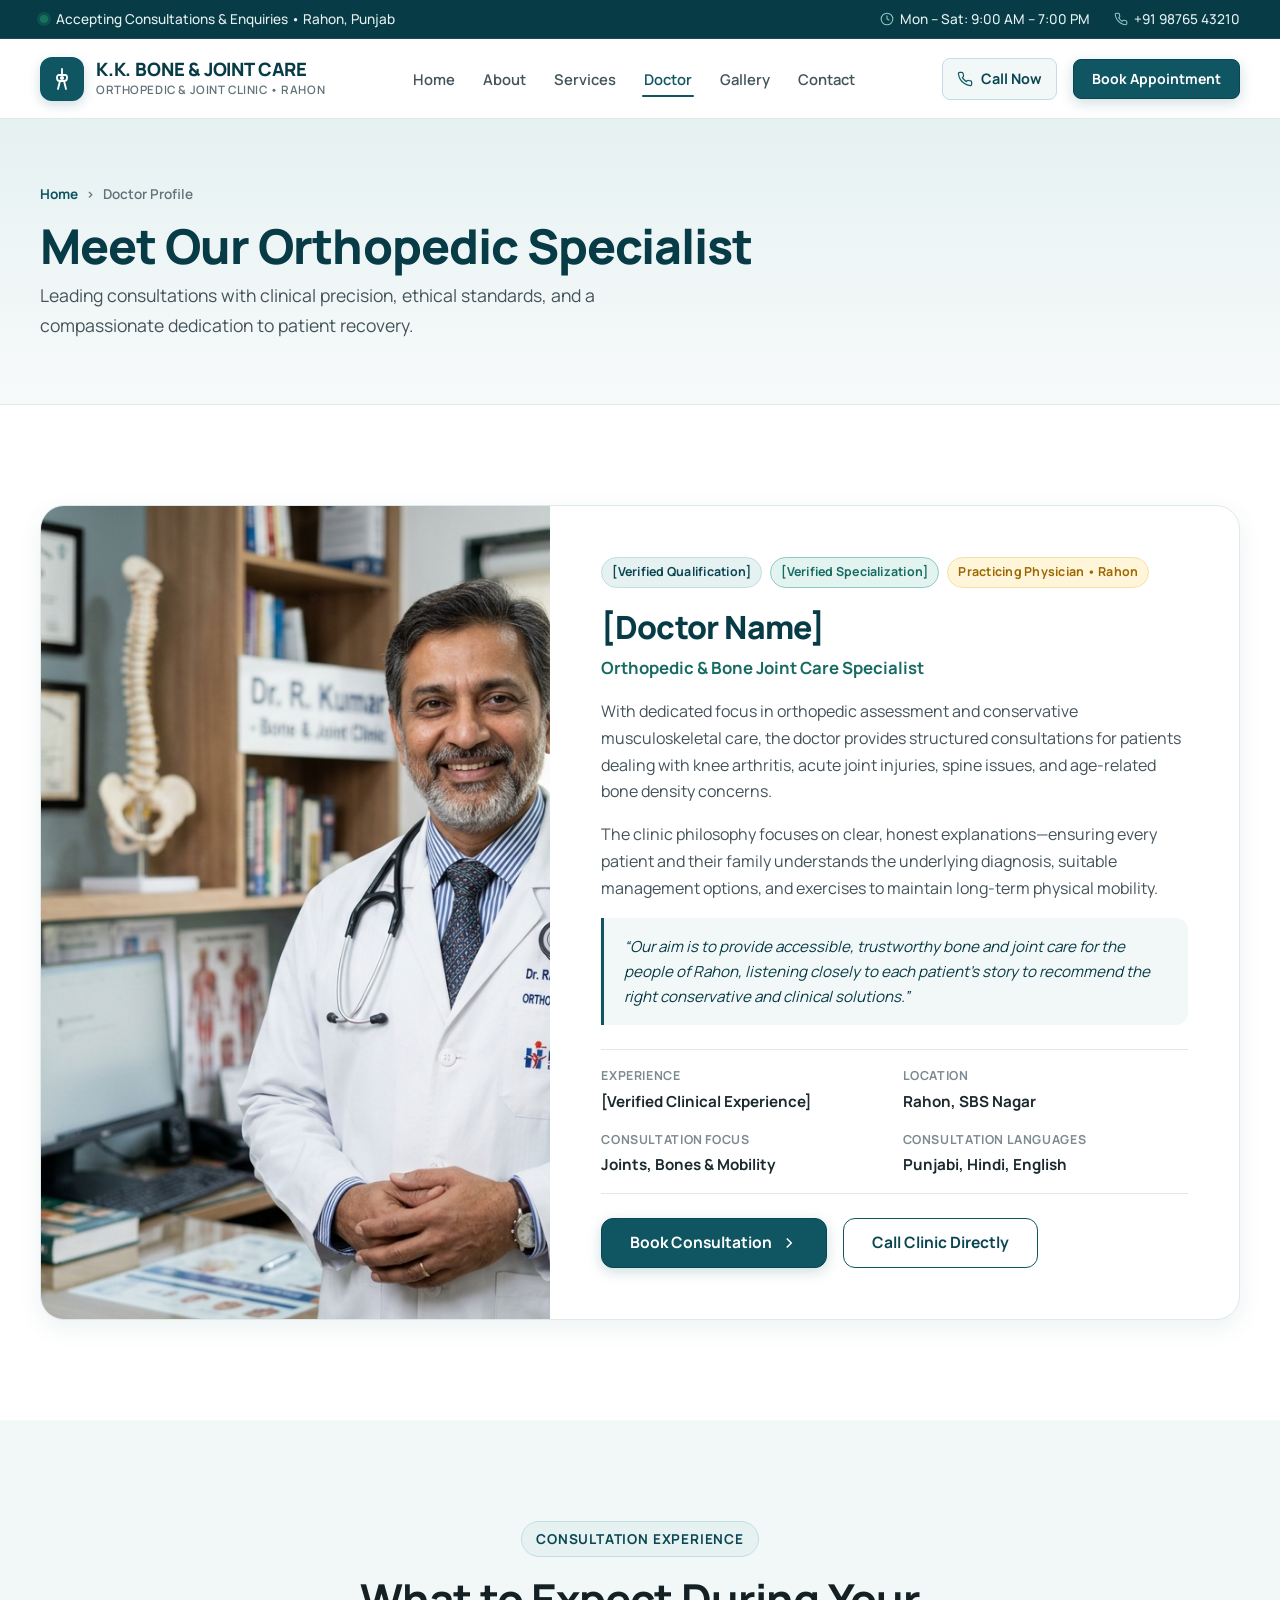
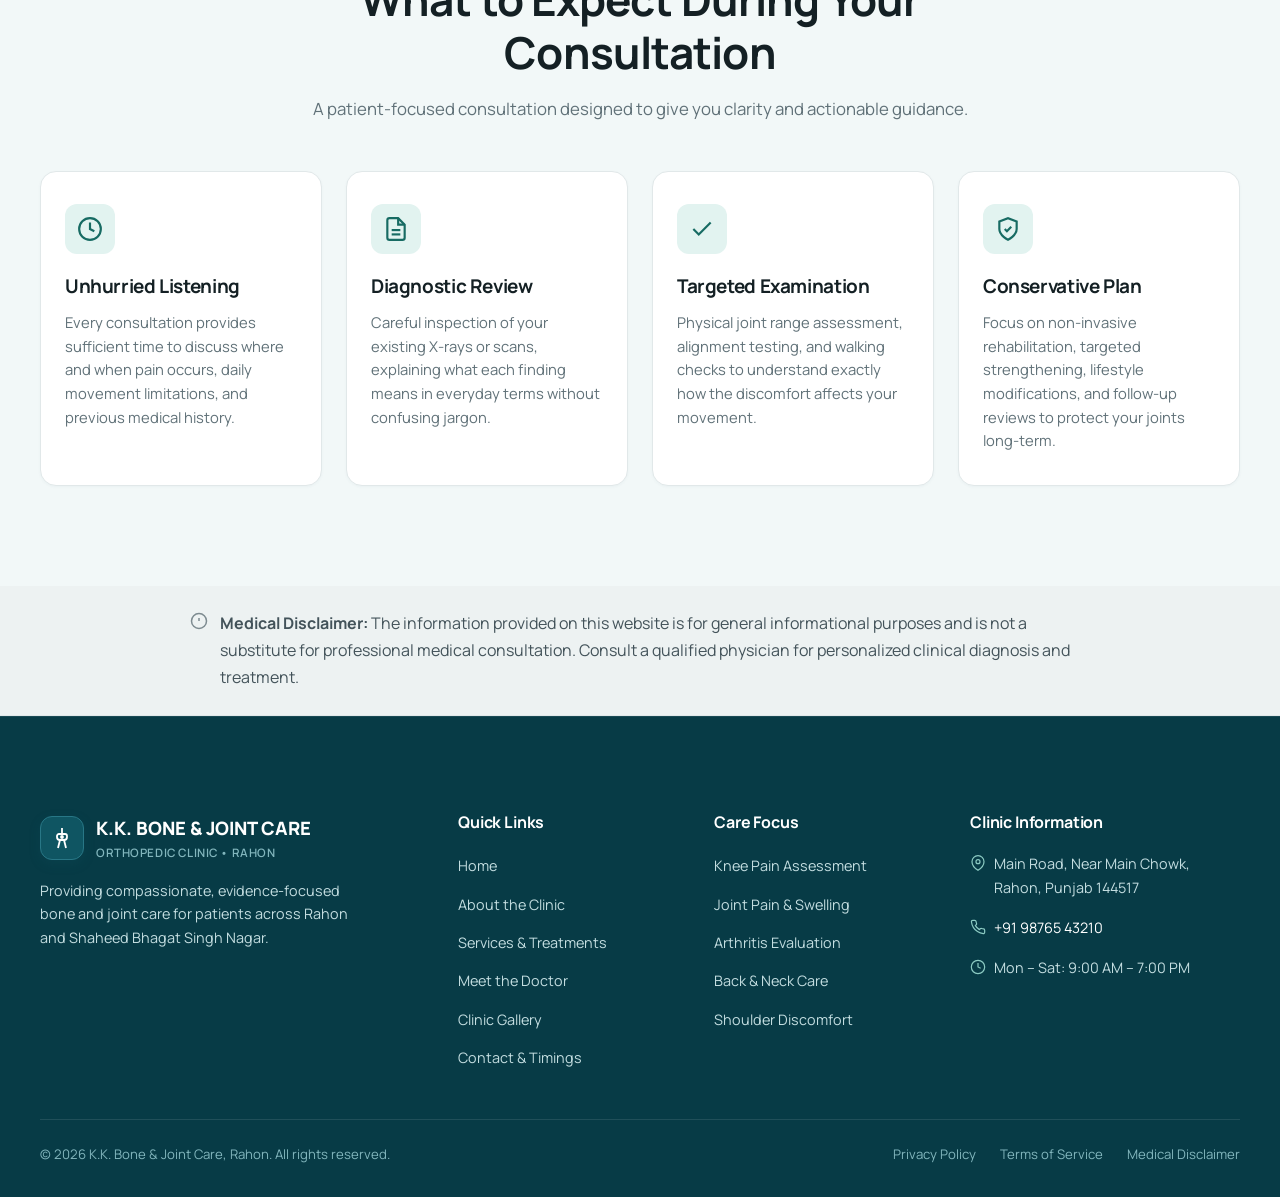
<file: doctor.html>
<!DOCTYPE html>
<html lang="en">
<head>
  <meta charset="UTF-8">
  <meta name="viewport" content="width=device-width, initial-scale=1.0">
  <title>Meet the Doctor — K.K. Bone &amp; Joint Care, Rahon</title>
  <meta name="description" content="Meet the orthopedic and joint care specialist at K.K. Bone &amp; Joint Care in Rahon, Punjab. Professional background, clinical qualifications, and patient care philosophy.">
  <link rel="canonical" href="https://kkboneandjoint.com/doctor.html">

  <meta property="og:type" content="website">
  <meta property="og:title" content="Meet the Doctor — K.K. Bone &amp; Joint Care">
  <meta property="og:description" content="Compassionate orthopedic consultation and bone care specialist in Rahon, Punjab.">
  <meta property="og:image" content="assets/images/doctor.jpg">

  <link rel="icon" type="image/svg+xml" href="favicon/favicon.svg">
  <link rel="stylesheet" href="css/style.css">
  <link rel="stylesheet" href="css/components.css">
  <link rel="stylesheet" href="css/responsive.css">
</head>
<body>

  <a href="#main-content" class="skip-link">Skip to main content</a>

  <!-- Top Announcement Bar -->
  <div class="top-bar">
    <div class="container">
      <div class="top-bar-left">
        <span class="status-dot" aria-hidden="true"></span>
        <span>Accepting Consultations &amp; Enquiries &bull; Rahon, Punjab</span>
      </div>
      <div class="top-bar-right">
        <div class="top-bar-link">
          <svg viewBox="0 0 24 24" fill="none" stroke="currentColor" stroke-width="1.8"><circle cx="12" cy="12" r="10"/><polyline points="12 6 12 12 16 14"/></svg>
          <span>Mon &ndash; Sat: 9:00 AM &ndash; 7:00 PM</span>
        </div>
        <a href="tel:+919876543210" class="top-bar-link" aria-label="Call clinic phone">
          <svg viewBox="0 0 24 24" fill="none" stroke="currentColor" stroke-width="1.8"><path d="M22 16.92v3a2 2 0 0 1-2.18 2 19.79 19.79 0 0 1-8.63-3.07 19.5 19.5 0 0 1-6-6 19.79 19.79 0 0 1-3.07-8.67A2 2 0 0 1 4.11 2h3a2 2 0 0 1 2 1.72 12.84 12.84 0 0 0 .7 2.81 2 2 0 0 1-.45 2.11L8.09 9.91a16 16 0 0 0 6 6l1.27-1.27a2 2 0 0 1 2.11-.45 12.84 12.84 0 0 0 2.81.7A2 2 0 0 1 22 16.92z"/></svg>
          <span>+91 98765 43210</span>
        </a>
      </div>
    </div>
  </div>

  <!-- Header -->
  <header class="site-header" role="banner">
    <div class="container header-container">
      <a href="index.html" class="brand-logo" aria-label="K.K. Bone &amp; Joint Care Homepage">
        <div class="brand-icon-wrapper" aria-hidden="true">
          <svg viewBox="0 0 24 24" fill="none" stroke="currentColor" stroke-width="1.8" stroke-linecap="round" stroke-linejoin="round">
            <path d="M12 2v6" />
            <path d="M9 8h6a2 2 0 0 1 2 2v1a3 3 0 0 1-3 3h-4a3 3 0 0 1-3-3v-1a2 2 0 0 1 2-2z" />
            <path d="M10 14l-2 8" />
            <path d="M14 14l2 8" />
            <circle cx="12" cy="11" r="1.2" fill="currentColor" />
          </svg>
        </div>
        <div class="brand-text">
          <span class="brand-title">K.K. BONE &amp; JOINT CARE</span>
          <span class="brand-subtitle">Orthopedic &amp; Joint Clinic &bull; Rahon</span>
        </div>
      </a>

      <nav class="main-nav" id="site-navigation" aria-label="Main Navigation">
        <ul class="nav-list">
          <li><a href="index.html" class="nav-link">Home</a></li>
          <li><a href="about.html" class="nav-link">About</a></li>
          <li><a href="services.html" class="nav-link">Services</a></li>
          <li><a href="doctor.html" class="nav-link is-active">Doctor</a></li>
          <li><a href="gallery.html" class="nav-link">Gallery</a></li>
          <li><a href="contact.html" class="nav-link">Contact</a></li>
        </ul>
      </nav>

      <div class="header-actions">
        <a href="tel:+919876543210" class="header-call-btn" aria-label="Call clinic directly">
          <svg viewBox="0 0 24 24" fill="none" stroke="currentColor" stroke-width="1.8"><path d="M22 16.92v3a2 2 0 0 1-2.18 2 19.79 19.79 0 0 1-8.63-3.07 19.5 19.5 0 0 1-6-6 19.79 19.79 0 0 1-3.07-8.67A2 2 0 0 1 4.11 2h3a2 2 0 0 1 2 1.72 12.84 12.84 0 0 0 .7 2.81 2 2 0 0 1-.45 2.11L8.09 9.91a16 16 0 0 0 6 6l1.27-1.27a2 2 0 0 1 2.11-.45 12.84 12.84 0 0 0 2.81.7A2 2 0 0 1 22 16.92z"/></svg>
          <span>Call Now</span>
        </a>
        <button type="button" class="btn btn-primary btn-sm open-modal" data-action="book-appointment">
          Book Appointment
        </button>
        <button type="button" class="mobile-nav-toggle" aria-controls="site-navigation" aria-expanded="false" aria-label="Toggle navigation menu">
          <span class="hamburger-line" aria-hidden="true"></span>
        </button>
      </div>
    </div>
  </header>

  <main id="main-content">
    <!-- Page Hero Banner -->
    <section class="page-hero">
      <div class="container">
        <nav class="page-breadcrumb" aria-label="Breadcrumb">
          <a href="index.html">Home</a>
          <span aria-hidden="true">&rsaquo;</span>
          <span aria-current="page">Doctor Profile</span>
        </nav>
        <h1 class="page-hero-title">Meet Our Orthopedic Specialist</h1>
        <p class="page-hero-subtitle">
          Leading consultations with clinical precision, ethical standards, and a compassionate dedication to patient recovery.
        </p>
      </div>
    </section>

    <!-- Main Doctor Card Section -->
    <section class="section section-white reveal">
      <div class="container">
        <div class="doctor-card">
          <div class="doctor-image-wrapper">
            <img 
              src="assets/images/doctor.jpg" 
              alt="Portrait of the lead orthopedic specialist at K.K. Bone & Joint Care in Rahon" 
              width="600" 
              height="750">
          </div>

          <div class="doctor-info-panel">
            <div class="doctor-meta-badges">
              <span class="badge badge-brand">[Verified Qualification]</span>
              <span class="badge badge-accent">[Verified Specialization]</span>
              <span class="badge badge-demo">Practicing Physician &bull; Rahon</span>
            </div>

            <h2 class="doctor-name" style="margin-top: 4px;">[Doctor Name]</h2>
            <div class="doctor-specialty">Orthopedic &amp; Bone Joint Care Specialist</div>

            <p class="doctor-bio">
              With dedicated focus in orthopedic assessment and conservative musculoskeletal care, the doctor provides structured consultations for patients dealing with knee arthritis, acute joint injuries, spine issues, and age-related bone density concerns.
            </p>
            <p class="doctor-bio">
              The clinic philosophy focuses on clear, honest explanations—ensuring every patient and their family understands the underlying diagnosis, suitable management options, and exercises to maintain long-term physical mobility.
            </p>

            <blockquote class="doctor-quote-box">
              &ldquo;Our aim is to provide accessible, trustworthy bone and joint care for the people of Rahon, listening closely to each patient&rsquo;s story to recommend the right conservative and clinical solutions.&rdquo;
            </blockquote>

            <div class="doctor-details-grid">
              <div class="doctor-detail-item">
                <span class="detail-label">Experience</span>
                <span class="detail-value">[Verified Clinical Experience]</span>
              </div>
              <div class="doctor-detail-item">
                <span class="detail-label">Location</span>
                <span class="detail-value">Rahon, SBS Nagar</span>
              </div>
              <div class="doctor-detail-item">
                <span class="detail-label">Consultation Focus</span>
                <span class="detail-value">Joints, Bones &amp; Mobility</span>
              </div>
              <div class="doctor-detail-item">
                <span class="detail-label">Consultation Languages</span>
                <span class="detail-value">Punjabi, Hindi, English</span>
              </div>
            </div>

            <div style="display: flex; flex-wrap: wrap; gap: var(--space-4);">
              <button type="button" class="btn btn-primary open-modal" data-action="book-appointment">
                <span>Book Consultation</span>
                <svg viewBox="0 0 24 24" fill="none" stroke="currentColor" stroke-width="2"><polyline points="9 18 15 12 9 6"/></svg>
              </button>
              <a href="tel:+919876543210" class="btn btn-outline">
                <span>Call Clinic Directly</span>
              </a>
            </div>
          </div>
        </div>
      </div>
    </section>

    <!-- Clinical Approach Section -->
    <section class="section section-tint reveal">
      <div class="container">
        <div class="section-header">
          <span class="eyebrow">Consultation Experience</span>
          <h2 class="section-title">What to Expect During Your Consultation</h2>
          <p class="section-subtitle">
            A patient-focused consultation designed to give you clarity and actionable guidance.
          </p>
        </div>

        <div class="why-us-grid">
          <article class="why-card">
            <div class="why-icon-box" aria-hidden="true">
              <svg viewBox="0 0 24 24" fill="none" stroke="currentColor" stroke-width="2"><circle cx="12" cy="12" r="10"/><polyline points="12 6 12 12 16 14"/></svg>
            </div>
            <h3 class="why-title">Unhurried Listening</h3>
            <p class="why-desc">
              Every consultation provides sufficient time to discuss where and when pain occurs, daily movement limitations, and previous medical history.
            </p>
          </article>

          <article class="why-card">
            <div class="why-icon-box" aria-hidden="true">
              <svg viewBox="0 0 24 24" fill="none" stroke="currentColor" stroke-width="2"><path d="M14 2H6a2 2 0 0 0-2 2v16a2 2 0 0 0 2 2h12a2 2 0 0 0 2-2V8z"/><polyline points="14 2 14 8 20 8"/><line x1="16" y1="13" x2="8" y2="13"/><line x1="16" y1="17" x2="8" y2="17"/></svg>
            </div>
            <h3 class="why-title">Diagnostic Review</h3>
            <p class="why-desc">
              Careful inspection of your existing X-rays or scans, explaining what each finding means in everyday terms without confusing jargon.
            </p>
          </article>

          <article class="why-card">
            <div class="why-icon-box" aria-hidden="true">
              <svg viewBox="0 0 24 24" fill="none" stroke="currentColor" stroke-width="2"><polyline points="20 6 9 17 4 12"/></svg>
            </div>
            <h3 class="why-title">Targeted Examination</h3>
            <p class="why-desc">
              Physical joint range assessment, alignment testing, and walking checks to understand exactly how the discomfort affects your movement.
            </p>
          </article>

          <article class="why-card">
            <div class="why-icon-box" aria-hidden="true">
              <svg viewBox="0 0 24 24" fill="none" stroke="currentColor" stroke-width="2"><path d="M12 22s8-4 8-10V5l-8-3-8 3v7c0 6 8 10 8 10z"/><polyline points="9 12 11 14 15 10"/></svg>
            </div>
            <h3 class="why-title">Conservative Plan</h3>
            <p class="why-desc">
              Focus on non-invasive rehabilitation, targeted strengthening, lifestyle modifications, and follow-up reviews to protect your joints long-term.
            </p>
          </article>
        </div>
      </div>
    </section>

    <!-- Medical Disclaimer -->
    <aside class="disclaimer-strip" aria-label="Medical Disclaimer">
      <div class="container">
        <div class="disclaimer-content">
          <svg viewBox="0 0 24 24" fill="none" stroke="currentColor" stroke-width="2"><circle cx="12" cy="12" r="10"/><line x1="12" y1="8" x2="12" y2="12"/><line x1="12" y1="16" x2="12.01" y2="16"/></svg>
          <p>
            <strong>Medical Disclaimer:</strong> The information provided on this website is for general informational purposes and is not a substitute for professional medical consultation. Consult a qualified physician for personalized clinical diagnosis and treatment.
          </p>
        </div>
      </div>
    </aside>
  </main>

  <!-- Footer -->
  <footer class="site-footer" role="contentinfo">
    <div class="container">
      <div class="footer-grid">
        <div class="footer-brand">
          <div class="footer-logo">
            <div class="brand-icon-wrapper" aria-hidden="true">
              <svg viewBox="0 0 24 24" fill="none" stroke="currentColor" stroke-width="1.8"><path d="M12 2v6"/><path d="M9 8h6a2 2 0 0 1 2 2v1a3 3 0 0 1-3 3h-4a3 3 0 0 1-3-3v-1a2 2 0 0 1 2-2z"/><path d="M10 14l-2 8"/><path d="M14 14l2 8"/><circle cx="12" cy="11" r="1" fill="currentColor"/></svg>
            </div>
            <div>
              <div class="footer-brand-title">K.K. BONE &amp; JOINT CARE</div>
              <div class="footer-brand-sub">Orthopedic Clinic &bull; Rahon</div>
            </div>
          </div>
          <p class="footer-desc">
            Providing compassionate, evidence-focused bone and joint care for patients across Rahon and Shaheed Bhagat Singh Nagar.
          </p>
        </div>

        <div>
          <h4 class="footer-heading">Quick Links</h4>
          <ul class="footer-nav-list">
            <li><a href="index.html" class="footer-nav-link">Home</a></li>
            <li><a href="about.html" class="footer-nav-link">About the Clinic</a></li>
            <li><a href="services.html" class="footer-nav-link">Services &amp; Treatments</a></li>
            <li><a href="doctor.html" class="footer-nav-link">Meet the Doctor</a></li>
            <li><a href="gallery.html" class="footer-nav-link">Clinic Gallery</a></li>
            <li><a href="contact.html" class="footer-nav-link">Contact &amp; Timings</a></li>
          </ul>
        </div>

        <div>
          <h4 class="footer-heading">Care Focus</h4>
          <ul class="footer-nav-list">
            <li><a href="services.html" class="footer-nav-link">Knee Pain Assessment</a></li>
            <li><a href="services.html" class="footer-nav-link">Joint Pain &amp; Swelling</a></li>
            <li><a href="services.html" class="footer-nav-link">Arthritis Evaluation</a></li>
            <li><a href="services.html" class="footer-nav-link">Back &amp; Neck Care</a></li>
            <li><a href="services.html" class="footer-nav-link">Shoulder Discomfort</a></li>
          </ul>
        </div>

        <div>
          <h4 class="footer-heading">Clinic Information</h4>
          <div class="footer-contact-list">
            <div class="footer-contact-item">
              <svg viewBox="0 0 24 24" fill="none" stroke="currentColor" stroke-width="1.8"><path d="M21 10c0 7-9 13-9 13s-9-6-9-13a9 9 0 0 1 18 0z"/><circle cx="12" cy="10" r="3"/></svg>
              <span>Main Road, Near Main Chowk, Rahon, Punjab 144517</span>
            </div>
            <div class="footer-contact-item">
              <svg viewBox="0 0 24 24" fill="none" stroke="currentColor" stroke-width="1.8"><path d="M22 16.92v3a2 2 0 0 1-2.18 2 19.79 19.79 0 0 1-8.63-3.07 19.5 19.5 0 0 1-6-6 19.79 19.79 0 0 1-3.07-8.67A2 2 0 0 1 4.11 2h3a2 2 0 0 1 2 1.72 12.84 12.84 0 0 0 .7 2.81 2 2 0 0 1-.45 2.11L8.09 9.91a16 16 0 0 0 6 6l1.27-1.27a2 2 0 0 1 2.11-.45 12.84 12.84 0 0 0 2.81.7A2 2 0 0 1 22 16.92z"/></svg>
              <a href="tel:+919876543210" style="color: var(--color-white);">+91 98765 43210</a>
            </div>
            <div class="footer-contact-item">
              <svg viewBox="0 0 24 24" fill="none" stroke="currentColor" stroke-width="1.8"><circle cx="12" cy="12" r="10"/><polyline points="12 6 12 12 16 14"/></svg>
              <span>Mon &ndash; Sat: 9:00 AM &ndash; 7:00 PM</span>
            </div>
          </div>
        </div>
      </div>

      <div class="footer-bottom-bar">
        <div>&copy; 2026 K.K. Bone &amp; Joint Care, Rahon. All rights reserved.</div>
        <div class="footer-legal-links">
          <a href="index.html">Privacy Policy</a>
          <a href="index.html">Terms of Service</a>
          <a href="index.html">Medical Disclaimer</a>
        </div>
      </div>
    </div>
  </footer>

  <!-- Mobile Sticky Bottom Bar -->
  <div class="mobile-sticky-bar" aria-label="Quick Mobile Actions">
    <div class="mobile-sticky-inner">
      <a href="tel:+919876543210" class="mobile-sticky-btn mobile-sticky-call" aria-label="Call clinic directly">
        <svg viewBox="0 0 24 24" fill="none" stroke="currentColor" stroke-width="2"><path d="M22 16.92v3a2 2 0 0 1-2.18 2 19.79 19.79 0 0 1-8.63-3.07 19.5 19.5 0 0 1-6-6 19.79 19.79 0 0 1-3.07-8.67A2 2 0 0 1 4.11 2h3a2 2 0 0 1 2 1.72 12.84 12.84 0 0 0 .7 2.81 2 2 0 0 1-.45 2.11L8.09 9.91a16 16 0 0 0 6 6l1.27-1.27a2 2 0 0 1 2.11-.45 12.84 12.84 0 0 0 2.81.7A2 2 0 0 1 22 16.92z"/></svg>
        <span>Call</span>
      </a>
      <a href="https://wa.me/919876543210" class="mobile-sticky-btn mobile-sticky-whatsapp" target="_blank" rel="noopener noreferrer" aria-label="Message clinic on WhatsApp">
        <svg viewBox="0 0 24 24" fill="none" stroke="currentColor" stroke-width="2"><path d="M21 11.5a8.38 8.38 0 0 1-.9 3.8 8.5 8.5 0 0 1-7.6 4.7 8.38 8.38 0 0 1-3.8-.9L3 21l1.9-5.7a8.38 8.38 0 0 1-.9-3.8 8.5 8.5 0 0 1 4.7-7.6 8.38 8.38 0 0 1 3.8-.9h.5a8.48 8.48 0 0 1 8 8v.5z"/></svg>
        <span>WhatsApp</span>
      </a>
      <button type="button" class="mobile-sticky-btn mobile-sticky-book open-modal" data-action="book-appointment">
        <span>Appointment</span>
      </button>
    </div>
  </div>

  <!-- Booking Modal -->
  <div id="appointment-modal" class="modal-backdrop" role="dialog" aria-modal="true" aria-labelledby="modal-booking-title">
    <div class="modal-card">
      <button type="button" class="modal-close-btn" aria-label="Close booking modal">
        <svg viewBox="0 0 24 24" fill="none" stroke="currentColor" stroke-width="2"><line x1="18" y1="6" x2="6" y2="18"/><line x1="6" y1="6" x2="18" y2="18"/></svg>
      </button>
      <div class="form-header">
        <h3 id="modal-booking-title" class="form-title">Schedule an Appointment</h3>
        <p class="form-subtitle">Choose your preferred date and time for a consultation at our Rahon clinic.</p>
      </div>
      <form class="clinic-appointment-form" novalidate>
        <div class="form-grid">
          <div class="form-group-full">
            <label for="modal-form-name" class="form-label">Full Name *</label>
            <input type="text" id="modal-form-name" name="full_name" class="form-control" placeholder="e.g. Gurpreet Singh" required>
            <div class="field-error-msg">Please enter your full name.</div>
          </div>
          <div class="form-group-full">
            <label for="modal-form-phone" class="form-label">Phone Number *</label>
            <input type="tel" id="modal-form-phone" name="phone" class="form-control" placeholder="10-digit mobile number, e.g. 9876543210" required>
            <div class="field-error-msg">Please enter a valid 10-digit mobile phone number.</div>
          </div>
          <div>
            <label for="modal-form-date" class="form-label">Preferred Date *</label>
            <input type="date" id="modal-form-date" name="preferred_date" class="form-control" required>
            <div class="field-error-msg">Please choose a valid date.</div>
          </div>
          <div>
            <label for="modal-form-time" class="form-label">Preferred Slot</label>
            <select id="modal-form-time" name="preferred_time" class="form-control">
              <option value="Morning (9:00 AM - 1:00 PM)">Morning (9:00 AM &ndash; 1:00 PM)</option>
              <option value="Afternoon (2:00 PM - 5:00 PM)">Afternoon (2:00 PM &ndash; 5:00 PM)</option>
              <option value="Evening (5:00 PM - 7:00 PM)">Evening (5:00 PM &ndash; 7:00 PM)</option>
            </select>
          </div>
          <div class="form-group-full">
            <label for="modal-form-reason" class="form-label">Reason for Visit *</label>
            <select id="modal-form-reason" name="reason" class="form-control" required>
              <option value="" disabled selected>Select concern or service...</option>
              <option value="Knee Pain / Stiffness">Knee Pain / Stiffness</option>
              <option value="Joint Pain (Hip, Ankle, Elbow, Wrist)">Joint Pain (Hip, Ankle, Elbow, Wrist)</option>
              <option value="Arthritis Evaluation">Arthritis Evaluation</option>
              <option value="Back & Neck Pain">Back &amp; Neck Pain</option>
              <option value="Shoulder Pain / Movement Restriction">Shoulder Pain / Movement Restriction</option>
              <option value="Sports or Physical Injury">Sports or Physical Injury</option>
              <option value="Fracture Healing / Follow-Up">Fracture Healing / Follow-Up</option>
              <option value="General Bone Health Guidance">General Bone Health Guidance</option>
            </select>
            <div class="field-error-msg">Please select your reason for visit.</div>
          </div>
          <div class="form-group-full">
            <button type="submit" class="btn btn-primary" style="width: 100%;">Submit Appointment Request</button>
          </div>
        </div>
      </form>
    </div>
  </div>

  <!-- Success Modal -->
  <div id="success-modal" class="modal-backdrop" role="dialog" aria-modal="true" aria-labelledby="modal-success-title">
    <div class="modal-card">
      <button type="button" class="modal-close-btn" aria-label="Close dialog">
        <svg viewBox="0 0 24 24" fill="none" stroke="currentColor" stroke-width="2"><line x1="18" y1="6" x2="6" y2="18"/><line x1="6" y1="6" x2="18" y2="18"/></svg>
      </button>
      <div class="success-box">
        <div class="success-icon-box" aria-hidden="true">
          <svg viewBox="0 0 24 24" fill="none" stroke="currentColor" stroke-width="2"><polyline points="20 6 9 17 4 12"/></svg>
        </div>
        <h3 id="modal-success-title" class="success-title">Appointment Request Received!</h3>
        <p class="success-desc">
          Thank you for reaching out. The clinic administration will contact you via phone or WhatsApp to confirm your appointment time.
        </p>
        <button type="button" class="btn btn-primary success-ok-btn" style="min-width: 160px;">OK, Got It</button>
      </div>
    </div>
  </div>

  <script src="js/main.js" defer></script>
</body>
</html>
</file>
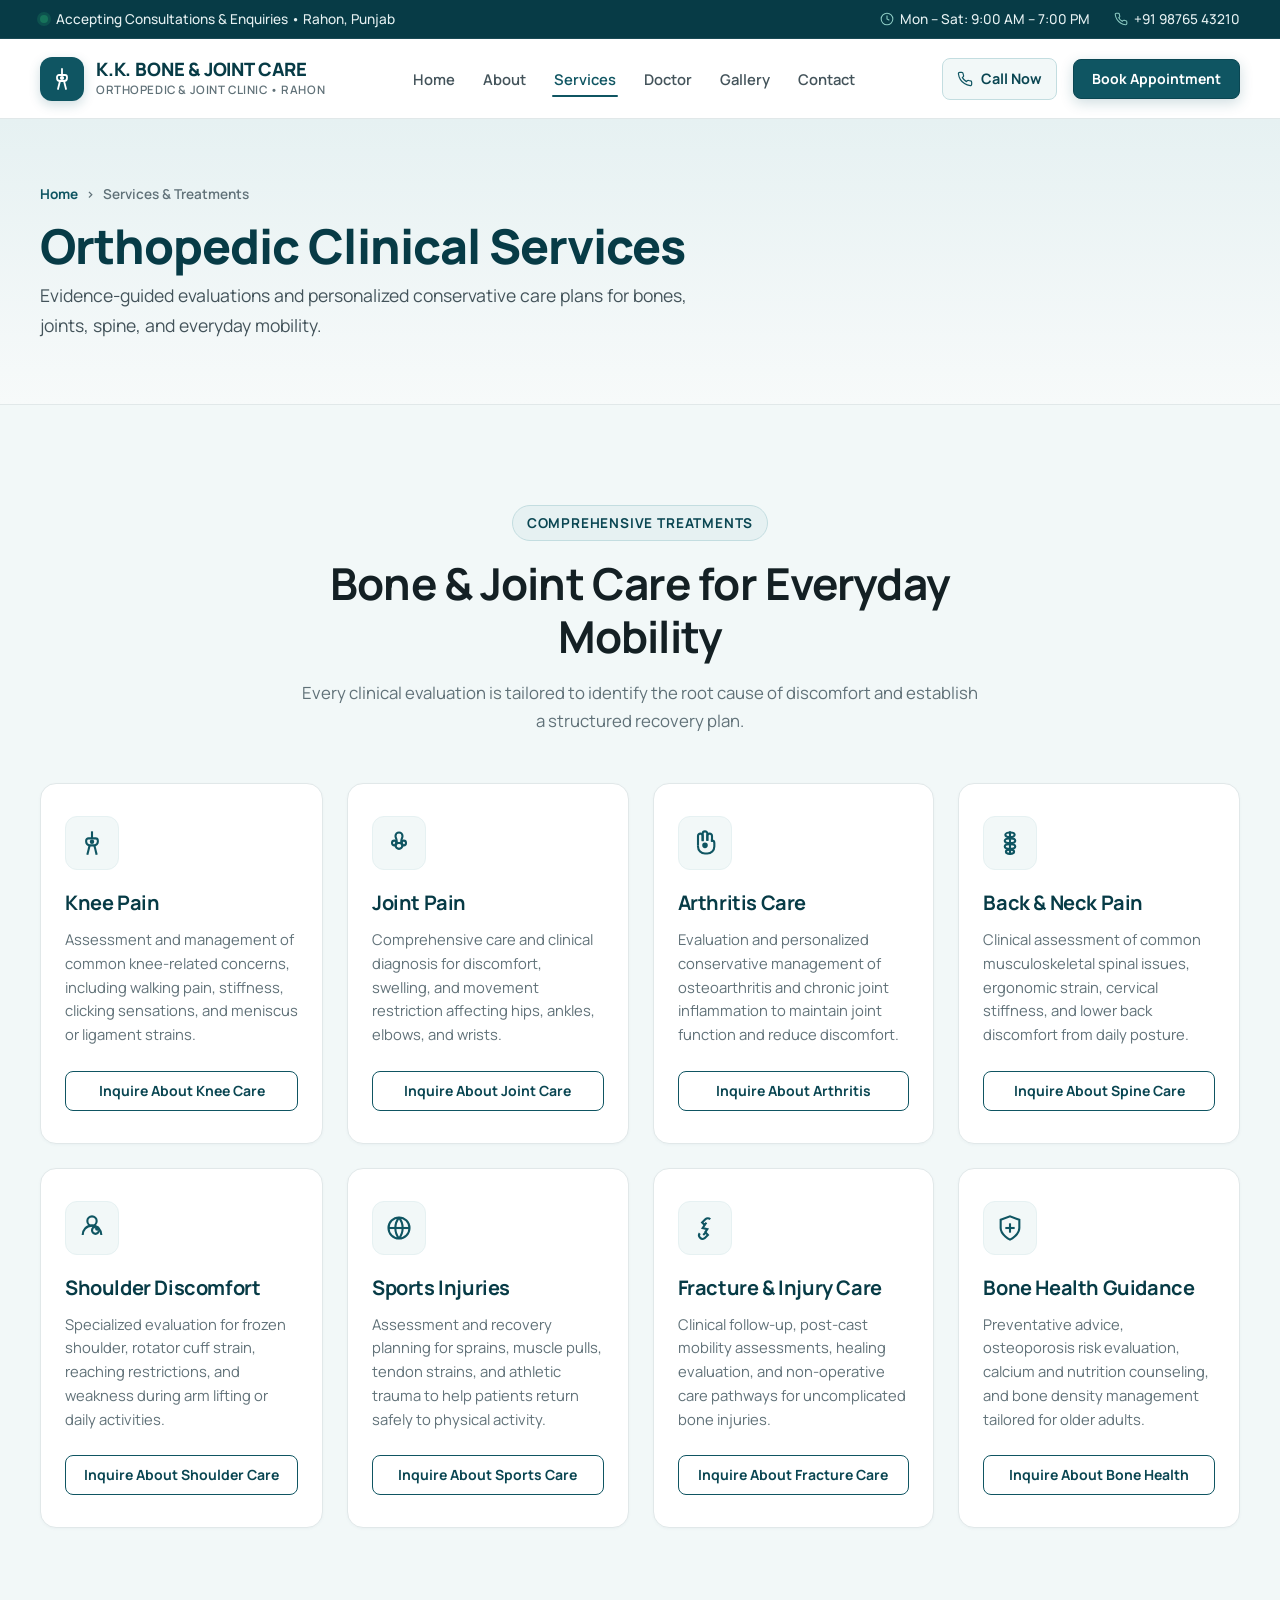
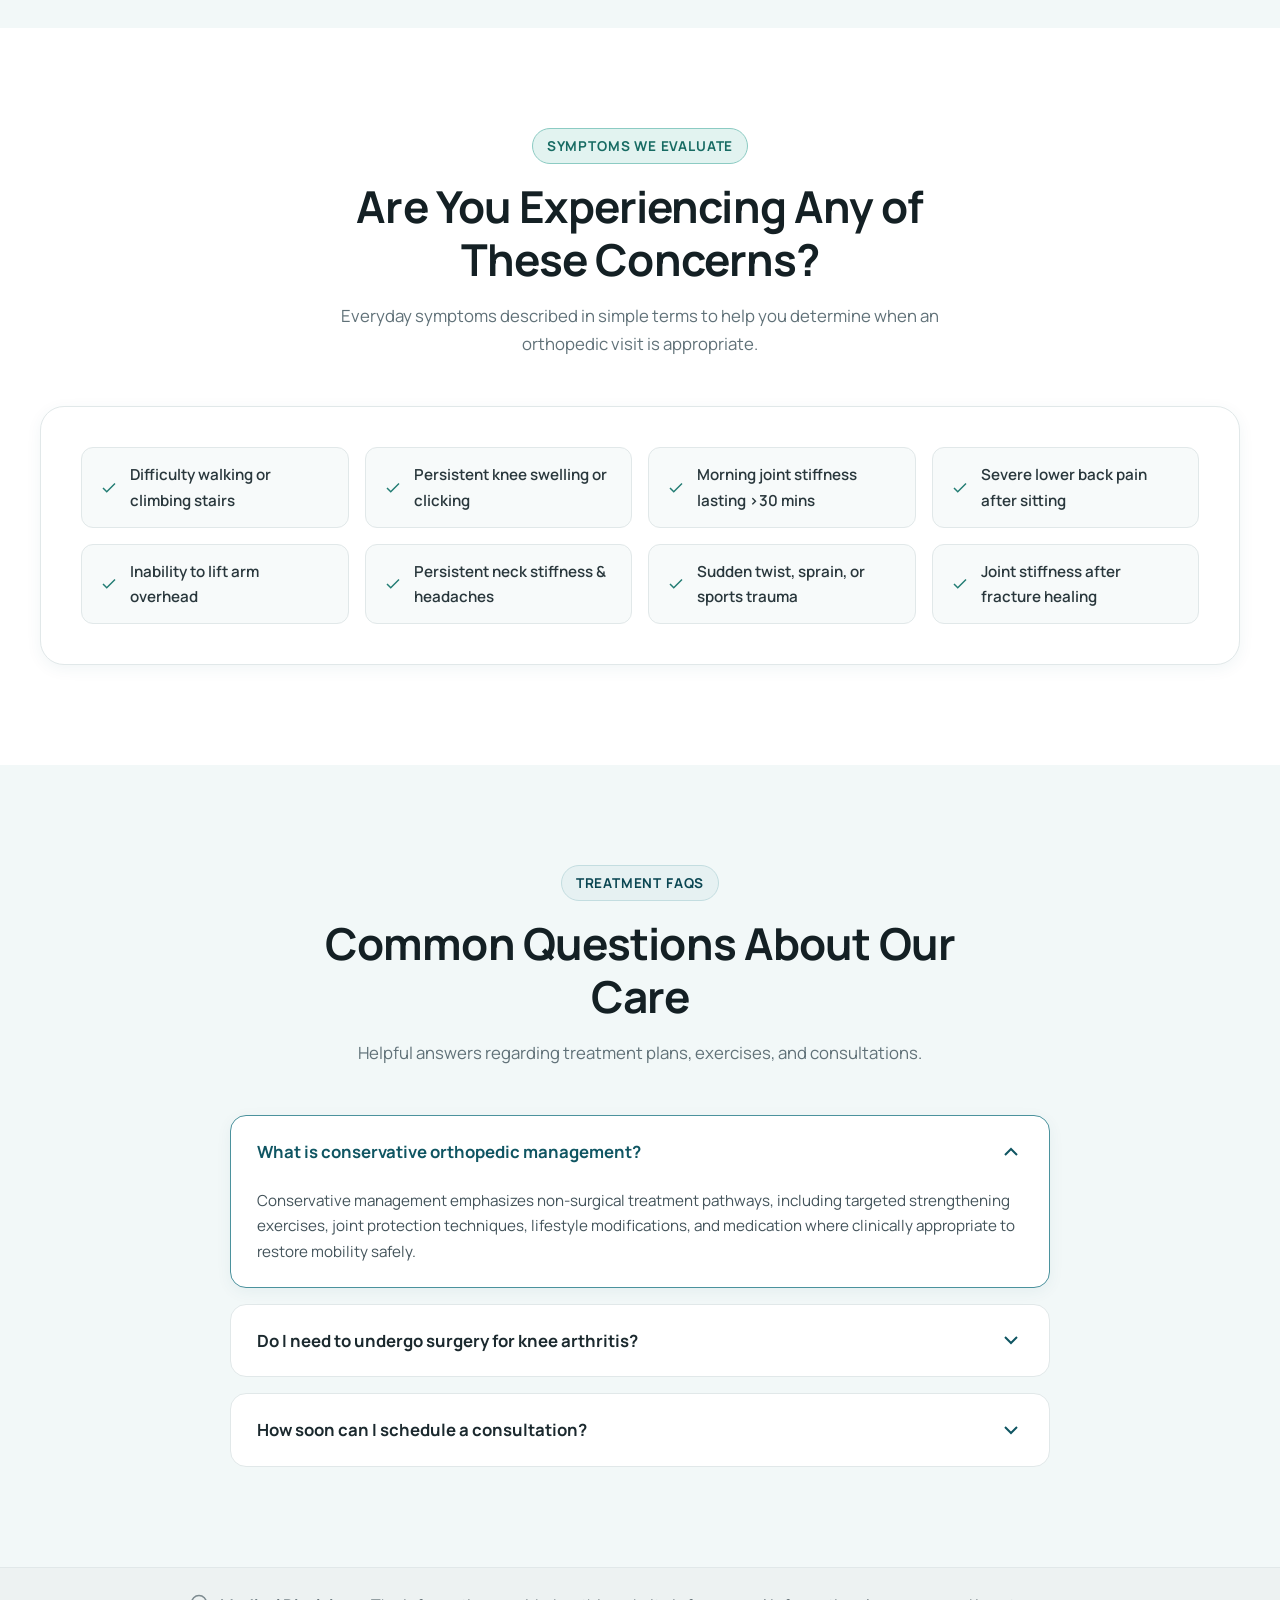
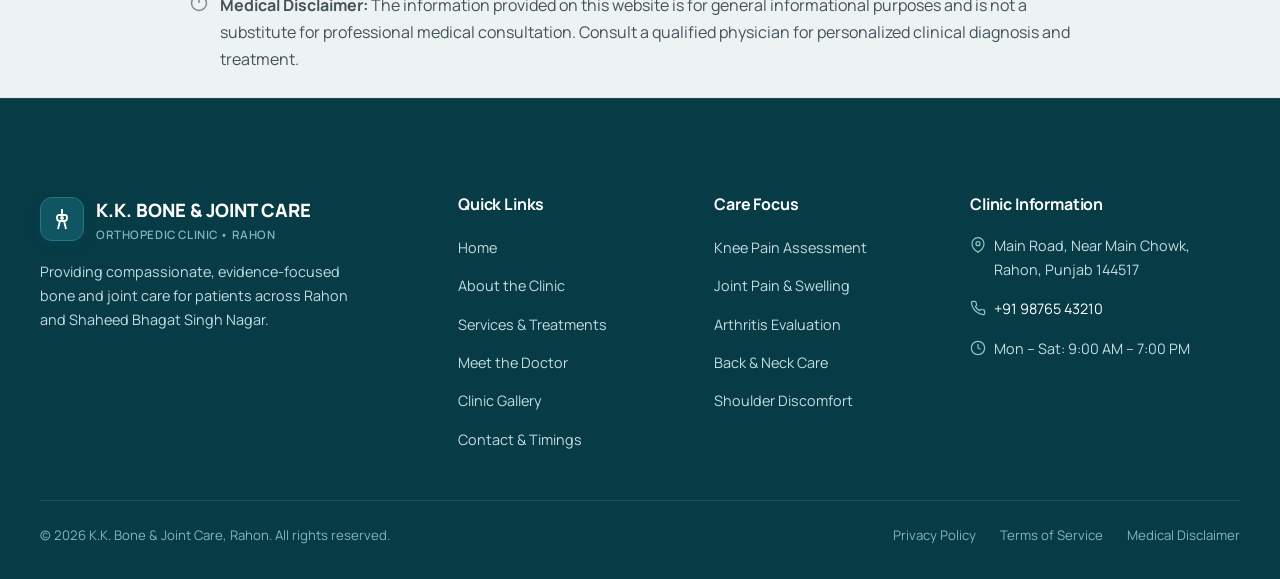
<file: services.html>
<!DOCTYPE html>
<html lang="en">
<head>
  <meta charset="UTF-8">
  <meta name="viewport" content="width=device-width, initial-scale=1.0">
  <title>Services &amp; Treatments — K.K. Bone &amp; Joint Care, Rahon</title>
  <meta name="description" content="Comprehensive orthopedic care in Rahon, Punjab. Knee pain assessment, arthritis management, joint care, back & neck pain, sports injury rehabilitation.">
  <link rel="canonical" href="https://kkboneandjoint.com/services.html">

  <meta property="og:type" content="website">
  <meta property="og:title" content="Services &amp; Treatments — K.K. Bone &amp; Joint Care">
  <meta property="og:description" content="Structured clinical assessments for knees, joints, spine, and musculoskeletal mobility in Rahon, Punjab.">
  <meta property="og:image" content="assets/images/gallery-2.jpg">

  <link rel="icon" type="image/svg+xml" href="favicon/favicon.svg">
  <link rel="stylesheet" href="css/style.css">
  <link rel="stylesheet" href="css/components.css">
  <link rel="stylesheet" href="css/responsive.css">
</head>
<body>

  <a href="#main-content" class="skip-link">Skip to main content</a>

  <!-- Top Announcement Bar -->
  <div class="top-bar">
    <div class="container">
      <div class="top-bar-left">
        <span class="status-dot" aria-hidden="true"></span>
        <span>Accepting Consultations &amp; Enquiries &bull; Rahon, Punjab</span>
      </div>
      <div class="top-bar-right">
        <div class="top-bar-link">
          <svg viewBox="0 0 24 24" fill="none" stroke="currentColor" stroke-width="1.8"><circle cx="12" cy="12" r="10"/><polyline points="12 6 12 12 16 14"/></svg>
          <span>Mon &ndash; Sat: 9:00 AM &ndash; 7:00 PM</span>
        </div>
        <a href="tel:+919876543210" class="top-bar-link" aria-label="Call clinic phone">
          <svg viewBox="0 0 24 24" fill="none" stroke="currentColor" stroke-width="1.8"><path d="M22 16.92v3a2 2 0 0 1-2.18 2 19.79 19.79 0 0 1-8.63-3.07 19.5 19.5 0 0 1-6-6 19.79 19.79 0 0 1-3.07-8.67A2 2 0 0 1 4.11 2h3a2 2 0 0 1 2 1.72 12.84 12.84 0 0 0 .7 2.81 2 2 0 0 1-.45 2.11L8.09 9.91a16 16 0 0 0 6 6l1.27-1.27a2 2 0 0 1 2.11-.45 12.84 12.84 0 0 0 2.81.7A2 2 0 0 1 22 16.92z"/></svg>
          <span>+91 98765 43210</span>
        </a>
      </div>
    </div>
  </div>

  <!-- Header -->
  <header class="site-header" role="banner">
    <div class="container header-container">
      <a href="index.html" class="brand-logo" aria-label="K.K. Bone &amp; Joint Care Homepage">
        <div class="brand-icon-wrapper" aria-hidden="true">
          <svg viewBox="0 0 24 24" fill="none" stroke="currentColor" stroke-width="1.8" stroke-linecap="round" stroke-linejoin="round">
            <path d="M12 2v6" />
            <path d="M9 8h6a2 2 0 0 1 2 2v1a3 3 0 0 1-3 3h-4a3 3 0 0 1-3-3v-1a2 2 0 0 1 2-2z" />
            <path d="M10 14l-2 8" />
            <path d="M14 14l2 8" />
            <circle cx="12" cy="11" r="1.2" fill="currentColor" />
          </svg>
        </div>
        <div class="brand-text">
          <span class="brand-title">K.K. BONE &amp; JOINT CARE</span>
          <span class="brand-subtitle">Orthopedic &amp; Joint Clinic &bull; Rahon</span>
        </div>
      </a>

      <nav class="main-nav" id="site-navigation" aria-label="Main Navigation">
        <ul class="nav-list">
          <li><a href="index.html" class="nav-link">Home</a></li>
          <li><a href="about.html" class="nav-link">About</a></li>
          <li><a href="services.html" class="nav-link is-active">Services</a></li>
          <li><a href="doctor.html" class="nav-link">Doctor</a></li>
          <li><a href="gallery.html" class="nav-link">Gallery</a></li>
          <li><a href="contact.html" class="nav-link">Contact</a></li>
        </ul>
      </nav>

      <div class="header-actions">
        <a href="tel:+919876543210" class="header-call-btn" aria-label="Call clinic directly">
          <svg viewBox="0 0 24 24" fill="none" stroke="currentColor" stroke-width="1.8"><path d="M22 16.92v3a2 2 0 0 1-2.18 2 19.79 19.79 0 0 1-8.63-3.07 19.5 19.5 0 0 1-6-6 19.79 19.79 0 0 1-3.07-8.67A2 2 0 0 1 4.11 2h3a2 2 0 0 1 2 1.72 12.84 12.84 0 0 0 .7 2.81 2 2 0 0 1-.45 2.11L8.09 9.91a16 16 0 0 0 6 6l1.27-1.27a2 2 0 0 1 2.11-.45 12.84 12.84 0 0 0 2.81.7A2 2 0 0 1 22 16.92z"/></svg>
          <span>Call Now</span>
        </a>
        <button type="button" class="btn btn-primary btn-sm open-modal" data-action="book-appointment">
          Book Appointment
        </button>
        <button type="button" class="mobile-nav-toggle" aria-controls="site-navigation" aria-expanded="false" aria-label="Toggle navigation menu">
          <span class="hamburger-line" aria-hidden="true"></span>
        </button>
      </div>
    </div>
  </header>

  <main id="main-content">
    <!-- Page Hero Banner -->
    <section class="page-hero">
      <div class="container">
        <nav class="page-breadcrumb" aria-label="Breadcrumb">
          <a href="index.html">Home</a>
          <span aria-hidden="true">&rsaquo;</span>
          <span aria-current="page">Services &amp; Treatments</span>
        </nav>
        <h1 class="page-hero-title">Orthopedic Clinical Services</h1>
        <p class="page-hero-subtitle">
          Evidence-guided evaluations and personalized conservative care plans for bones, joints, spine, and everyday mobility.
        </p>
      </div>
    </section>

    <!-- Services Grid -->
    <section class="section section-tint reveal">
      <div class="container">
        <div class="section-header">
          <span class="eyebrow">Comprehensive Treatments</span>
          <h2 class="section-title">Bone &amp; Joint Care for Everyday Mobility</h2>
          <p class="section-subtitle">
            Every clinical evaluation is tailored to identify the root cause of discomfort and establish a structured recovery plan.
          </p>
        </div>

        <div class="services-grid">
          <!-- 1: Knee Pain -->
          <article class="service-card">
            <div class="service-icon-box" aria-hidden="true">
              <svg viewBox="0 0 24 24" fill="none" stroke="currentColor" stroke-width="1.8"><path d="M12 2v6"/><path d="M9 8h6a2 2 0 0 1 2 2v1a3 3 0 0 1-3 3h-4a3 3 0 0 1-3-3v-1a2 2 0 0 1 2-2z"/><path d="M10 14l-2 8"/><path d="M14 14l2 8"/><circle cx="12" cy="11" r="1" fill="currentColor"/></svg>
            </div>
            <h3 class="service-title">Knee Pain</h3>
            <p class="service-desc">
              Assessment and management of common knee-related concerns, including walking pain, stiffness, clicking sensations, and meniscus or ligament strains.
            </p>
            <button type="button" class="btn btn-outline btn-sm open-modal" data-action="book-appointment" style="width: 100%; margin-top: auto;">
              Inquire About Knee Care
            </button>
          </article>

          <!-- 2: Joint Pain -->
          <article class="service-card">
            <div class="service-icon-box" aria-hidden="true">
              <svg viewBox="0 0 24 24" fill="none" stroke="currentColor" stroke-width="1.8"><path d="M12 3a3 3 0 0 0-3 3c0 1.5 1 2.5 1 4 0 1.5-1 2.5-1 4a3 3 0 0 0 6 0c0-1.5-1-2.5-1-4 0-1.5 1-2.5 1-4a3 3 0 0 0-3-3z"/><circle cx="8" cy="12" r="2"/><circle cx="16" cy="12" r="2"/><line x1="10" y1="12" x2="14" y2="12"/></svg>
            </div>
            <h3 class="service-title">Joint Pain</h3>
            <p class="service-desc">
              Comprehensive care and clinical diagnosis for discomfort, swelling, and movement restriction affecting hips, ankles, elbows, and wrists.
            </p>
            <button type="button" class="btn btn-outline btn-sm open-modal" data-action="book-appointment" style="width: 100%; margin-top: auto;">
              Inquire About Joint Care
            </button>
          </article>

          <!-- 3: Arthritis Care -->
          <article class="service-card">
            <div class="service-icon-box" aria-hidden="true">
              <svg viewBox="0 0 24 24" fill="none" stroke="currentColor" stroke-width="1.8"><path d="M18 11V6a2 2 0 0 0-4 0v4"/><path d="M14 10V4a2 2 0 0 0-4 0v6"/><path d="M10 10.5V6a2 2 0 0 0-4 0v8"/><path d="M6 14v1a6 6 0 0 0 6 6h2a6 6 0 0 0 6-6v-3a2 2 0 0 0-2-2h-1"/><circle cx="12" cy="14" r="1.5" fill="currentColor"/></svg>
            </div>
            <h3 class="service-title">Arthritis Care</h3>
            <p class="service-desc">
              Evaluation and personalized conservative management of osteoarthritis and chronic joint inflammation to maintain joint function and reduce discomfort.
            </p>
            <button type="button" class="btn btn-outline btn-sm open-modal" data-action="book-appointment" style="width: 100%; margin-top: auto;">
              Inquire About Arthritis
            </button>
          </article>

          <!-- 4: Back & Neck Pain -->
          <article class="service-card">
            <div class="service-icon-box" aria-hidden="true">
              <svg viewBox="0 0 24 24" fill="none" stroke="currentColor" stroke-width="1.8"><path d="M12 2v20"/><ellipse cx="12" cy="5" rx="4" ry="2"/><ellipse cx="12" cy="10" rx="4.5" ry="2"/><ellipse cx="12" cy="15" rx="4.5" ry="2"/><ellipse cx="12" cy="19.5" rx="3.5" ry="1.8"/></svg>
            </div>
            <h3 class="service-title">Back &amp; Neck Pain</h3>
            <p class="service-desc">
              Clinical assessment of common musculoskeletal spinal issues, ergonomic strain, cervical stiffness, and lower back discomfort from daily posture.
            </p>
            <button type="button" class="btn btn-outline btn-sm open-modal" data-action="book-appointment" style="width: 100%; margin-top: auto;">
              Inquire About Spine Care
            </button>
          </article>

          <!-- 5: Shoulder Discomfort -->
          <article class="service-card">
            <div class="service-icon-box" aria-hidden="true">
              <svg viewBox="0 0 24 24" fill="none" stroke="currentColor" stroke-width="1.8"><path d="M4 18c0-4 3-8 8-8s8 4 8 8"/><circle cx="12" cy="6" r="4"/><path d="M18 14a3 3 0 1 1-3-3"/><circle cx="16.5" cy="12.5" r="1" fill="currentColor"/></svg>
            </div>
            <h3 class="service-title">Shoulder Discomfort</h3>
            <p class="service-desc">
              Specialized evaluation for frozen shoulder, rotator cuff strain, reaching restrictions, and weakness during arm lifting or daily activities.
            </p>
            <button type="button" class="btn btn-outline btn-sm open-modal" data-action="book-appointment" style="width: 100%; margin-top: auto;">
              Inquire About Shoulder Care
            </button>
          </article>

          <!-- 6: Sports Injuries -->
          <article class="service-card">
            <div class="service-icon-box" aria-hidden="true">
              <svg viewBox="0 0 24 24" fill="none" stroke="currentColor" stroke-width="1.8"><circle cx="12" cy="12" r="9"/><path d="M12 3a14.5 14.5 0 0 0 0 18"/><path d="M12 3a14.5 14.5 0 0 1 0 18"/><path d="M3 12h18"/></svg>
            </div>
            <h3 class="service-title">Sports Injuries</h3>
            <p class="service-desc">
              Assessment and recovery planning for sprains, muscle pulls, tendon strains, and athletic trauma to help patients return safely to physical activity.
            </p>
            <button type="button" class="btn btn-outline btn-sm open-modal" data-action="book-appointment" style="width: 100%; margin-top: auto;">
              Inquire About Sports Care
            </button>
          </article>

          <!-- 7: Fracture & Injury Care -->
          <article class="service-card">
            <div class="service-icon-box" aria-hidden="true">
              <svg viewBox="0 0 24 24" fill="none" stroke="currentColor" stroke-width="1.8"><path d="M16.5 4.5a3 3 0 0 0-4.2 0L9.5 7.3l2 2 1.8-1.8"/><path d="M7.5 16.5a3 3 0 0 0 4.2 4.2l2.8-2.8-2-2-2 2"/><path d="M12 9l-2 3 4 1-2 3"/></svg>
            </div>
            <h3 class="service-title">Fracture &amp; Injury Care</h3>
            <p class="service-desc">
              Clinical follow-up, post-cast mobility assessments, healing evaluation, and non-operative care pathways for uncomplicated bone injuries.
            </p>
            <button type="button" class="btn btn-outline btn-sm open-modal" data-action="book-appointment" style="width: 100%; margin-top: auto;">
              Inquire About Fracture Care
            </button>
          </article>

          <!-- 8: Bone Health Guidance -->
          <article class="service-card">
            <div class="service-icon-box" aria-hidden="true">
              <svg viewBox="0 0 24 24" fill="none" stroke="currentColor" stroke-width="1.8"><path d="M12 22s8-4 8-10V5l-8-3-8 3v7c0 6 8 10 8 10z"/><path d="M12 8v8"/><path d="M8 12h8"/></svg>
            </div>
            <h3 class="service-title">Bone Health Guidance</h3>
            <p class="service-desc">
              Preventative advice, osteoporosis risk evaluation, calcium and nutrition counseling, and bone density management tailored for older adults.
            </p>
            <button type="button" class="btn btn-outline btn-sm open-modal" data-action="book-appointment" style="width: 100%; margin-top: auto;">
              Inquire About Bone Health
            </button>
          </article>
        </div>
      </div>
    </section>

    <!-- Symptoms & Conditions Guide -->
    <section class="section section-white reveal">
      <div class="container">
        <div class="section-header">
          <span class="eyebrow eyebrow-accent">Symptoms We Evaluate</span>
          <h2 class="section-title">Are You Experiencing Any of These Concerns?</h2>
          <p class="section-subtitle">
            Everyday symptoms described in simple terms to help you determine when an orthopedic visit is appropriate.
          </p>
        </div>

        <div class="conditions-wrapper">
          <div class="conditions-grid">
            <div class="condition-pill">
              <svg viewBox="0 0 24 24" fill="none" stroke="currentColor" stroke-width="2"><polyline points="20 6 9 17 4 12"/></svg>
              <span>Difficulty walking or climbing stairs</span>
            </div>
            <div class="condition-pill">
              <svg viewBox="0 0 24 24" fill="none" stroke="currentColor" stroke-width="2"><polyline points="20 6 9 17 4 12"/></svg>
              <span>Persistent knee swelling or clicking</span>
            </div>
            <div class="condition-pill">
              <svg viewBox="0 0 24 24" fill="none" stroke="currentColor" stroke-width="2"><polyline points="20 6 9 17 4 12"/></svg>
              <span>Morning joint stiffness lasting >30 mins</span>
            </div>
            <div class="condition-pill">
              <svg viewBox="0 0 24 24" fill="none" stroke="currentColor" stroke-width="2"><polyline points="20 6 9 17 4 12"/></svg>
              <span>Severe lower back pain after sitting</span>
            </div>
            <div class="condition-pill">
              <svg viewBox="0 0 24 24" fill="none" stroke="currentColor" stroke-width="2"><polyline points="20 6 9 17 4 12"/></svg>
              <span>Inability to lift arm overhead</span>
            </div>
            <div class="condition-pill">
              <svg viewBox="0 0 24 24" fill="none" stroke="currentColor" stroke-width="2"><polyline points="20 6 9 17 4 12"/></svg>
              <span>Persistent neck stiffness &amp; headaches</span>
            </div>
            <div class="condition-pill">
              <svg viewBox="0 0 24 24" fill="none" stroke="currentColor" stroke-width="2"><polyline points="20 6 9 17 4 12"/></svg>
              <span>Sudden twist, sprain, or sports trauma</span>
            </div>
            <div class="condition-pill">
              <svg viewBox="0 0 24 24" fill="none" stroke="currentColor" stroke-width="2"><polyline points="20 6 9 17 4 12"/></svg>
              <span>Joint stiffness after fracture healing</span>
            </div>
          </div>
        </div>
      </div>
    </section>

    <!-- Services FAQ -->
    <section class="section section-tint reveal">
      <div class="container">
        <div class="section-header">
          <span class="eyebrow">Treatment FAQs</span>
          <h2 class="section-title">Common Questions About Our Care</h2>
          <p class="section-subtitle">Helpful answers regarding treatment plans, exercises, and consultations.</p>
        </div>

        <div class="faq-container">
          <div class="faq-item is-open">
            <button type="button" class="faq-trigger" aria-expanded="true" aria-controls="s-faq-1">
              <span>What is conservative orthopedic management?</span>
              <svg class="faq-icon" viewBox="0 0 24 24" fill="none" stroke="currentColor" stroke-width="2"><polyline points="6 9 12 15 18 9"/></svg>
            </button>
            <div id="s-faq-1" class="faq-content" role="region" style="max-height: 180px;">
              <div class="faq-body">
                Conservative management emphasizes non-surgical treatment pathways, including targeted strengthening exercises, joint protection techniques, lifestyle modifications, and medication where clinically appropriate to restore mobility safely.
              </div>
            </div>
          </div>

          <div class="faq-item">
            <button type="button" class="faq-trigger" aria-expanded="false" aria-controls="s-faq-2">
              <span>Do I need to undergo surgery for knee arthritis?</span>
              <svg class="faq-icon" viewBox="0 0 24 24" fill="none" stroke="currentColor" stroke-width="2"><polyline points="6 9 12 15 18 9"/></svg>
            </button>
            <div id="s-faq-2" class="faq-content" role="region">
              <div class="faq-body">
                Not necessarily. Many cases of early to moderate osteoarthritis respond positively to conservative care, physical rehabilitation, quadriceps strengthening, weight management, and ergonomic adjustments before surgery is ever considered.
              </div>
            </div>
          </div>

          <div class="faq-item">
            <button type="button" class="faq-trigger" aria-expanded="false" aria-controls="s-faq-3">
              <span>How soon can I schedule a consultation?</span>
              <svg class="faq-icon" viewBox="0 0 24 24" fill="none" stroke="currentColor" stroke-width="2"><polyline points="6 9 12 15 18 9"/></svg>
            </button>
            <div id="s-faq-3" class="faq-content" role="region">
              <div class="faq-body">
                Consultations can usually be scheduled same-day or next-day depending on appointment availability. Please call our clinic at +91 98765 43210 or submit our online form.
              </div>
            </div>
          </div>
        </div>
      </div>
    </section>

    <!-- Medical Disclaimer -->
    <aside class="disclaimer-strip" aria-label="Medical Disclaimer">
      <div class="container">
        <div class="disclaimer-content">
          <svg viewBox="0 0 24 24" fill="none" stroke="currentColor" stroke-width="2"><circle cx="12" cy="12" r="10"/><line x1="12" y1="8" x2="12" y2="12"/><line x1="12" y1="16" x2="12.01" y2="16"/></svg>
          <p>
            <strong>Medical Disclaimer:</strong> The information provided on this website is for general informational purposes and is not a substitute for professional medical consultation. Consult a qualified physician for personalized clinical diagnosis and treatment.
          </p>
        </div>
      </div>
    </aside>
  </main>

  <!-- Footer -->
  <footer class="site-footer" role="contentinfo">
    <div class="container">
      <div class="footer-grid">
        <div class="footer-brand">
          <div class="footer-logo">
            <div class="brand-icon-wrapper" aria-hidden="true">
              <svg viewBox="0 0 24 24" fill="none" stroke="currentColor" stroke-width="1.8"><path d="M12 2v6"/><path d="M9 8h6a2 2 0 0 1 2 2v1a3 3 0 0 1-3 3h-4a3 3 0 0 1-3-3v-1a2 2 0 0 1 2-2z"/><path d="M10 14l-2 8"/><path d="M14 14l2 8"/><circle cx="12" cy="11" r="1" fill="currentColor"/></svg>
            </div>
            <div>
              <div class="footer-brand-title">K.K. BONE &amp; JOINT CARE</div>
              <div class="footer-brand-sub">Orthopedic Clinic &bull; Rahon</div>
            </div>
          </div>
          <p class="footer-desc">
            Providing compassionate, evidence-focused bone and joint care for patients across Rahon and Shaheed Bhagat Singh Nagar.
          </p>
        </div>

        <div>
          <h4 class="footer-heading">Quick Links</h4>
          <ul class="footer-nav-list">
            <li><a href="index.html" class="footer-nav-link">Home</a></li>
            <li><a href="about.html" class="footer-nav-link">About the Clinic</a></li>
            <li><a href="services.html" class="footer-nav-link">Services &amp; Treatments</a></li>
            <li><a href="doctor.html" class="footer-nav-link">Meet the Doctor</a></li>
            <li><a href="gallery.html" class="footer-nav-link">Clinic Gallery</a></li>
            <li><a href="contact.html" class="footer-nav-link">Contact &amp; Timings</a></li>
          </ul>
        </div>

        <div>
          <h4 class="footer-heading">Care Focus</h4>
          <ul class="footer-nav-list">
            <li><a href="services.html" class="footer-nav-link">Knee Pain Assessment</a></li>
            <li><a href="services.html" class="footer-nav-link">Joint Pain &amp; Swelling</a></li>
            <li><a href="services.html" class="footer-nav-link">Arthritis Evaluation</a></li>
            <li><a href="services.html" class="footer-nav-link">Back &amp; Neck Care</a></li>
            <li><a href="services.html" class="footer-nav-link">Shoulder Discomfort</a></li>
          </ul>
        </div>

        <div>
          <h4 class="footer-heading">Clinic Information</h4>
          <div class="footer-contact-list">
            <div class="footer-contact-item">
              <svg viewBox="0 0 24 24" fill="none" stroke="currentColor" stroke-width="1.8"><path d="M21 10c0 7-9 13-9 13s-9-6-9-13a9 9 0 0 1 18 0z"/><circle cx="12" cy="10" r="3"/></svg>
              <span>Main Road, Near Main Chowk, Rahon, Punjab 144517</span>
            </div>
            <div class="footer-contact-item">
              <svg viewBox="0 0 24 24" fill="none" stroke="currentColor" stroke-width="1.8"><path d="M22 16.92v3a2 2 0 0 1-2.18 2 19.79 19.79 0 0 1-8.63-3.07 19.5 19.5 0 0 1-6-6 19.79 19.79 0 0 1-3.07-8.67A2 2 0 0 1 4.11 2h3a2 2 0 0 1 2 1.72 12.84 12.84 0 0 0 .7 2.81 2 2 0 0 1-.45 2.11L8.09 9.91a16 16 0 0 0 6 6l1.27-1.27a2 2 0 0 1 2.11-.45 12.84 12.84 0 0 0 2.81.7A2 2 0 0 1 22 16.92z"/></svg>
              <a href="tel:+919876543210" style="color: var(--color-white);">+91 98765 43210</a>
            </div>
            <div class="footer-contact-item">
              <svg viewBox="0 0 24 24" fill="none" stroke="currentColor" stroke-width="1.8"><circle cx="12" cy="12" r="10"/><polyline points="12 6 12 12 16 14"/></svg>
              <span>Mon &ndash; Sat: 9:00 AM &ndash; 7:00 PM</span>
            </div>
          </div>
        </div>
      </div>

      <div class="footer-bottom-bar">
        <div>&copy; 2026 K.K. Bone &amp; Joint Care, Rahon. All rights reserved.</div>
        <div class="footer-legal-links">
          <a href="index.html">Privacy Policy</a>
          <a href="index.html">Terms of Service</a>
          <a href="index.html">Medical Disclaimer</a>
        </div>
      </div>
    </div>
  </footer>

  <!-- Mobile Sticky Bottom Bar -->
  <div class="mobile-sticky-bar" aria-label="Quick Mobile Actions">
    <div class="mobile-sticky-inner">
      <a href="tel:+919876543210" class="mobile-sticky-btn mobile-sticky-call" aria-label="Call clinic directly">
        <svg viewBox="0 0 24 24" fill="none" stroke="currentColor" stroke-width="2"><path d="M22 16.92v3a2 2 0 0 1-2.18 2 19.79 19.79 0 0 1-8.63-3.07 19.5 19.5 0 0 1-6-6 19.79 19.79 0 0 1-3.07-8.67A2 2 0 0 1 4.11 2h3a2 2 0 0 1 2 1.72 12.84 12.84 0 0 0 .7 2.81 2 2 0 0 1-.45 2.11L8.09 9.91a16 16 0 0 0 6 6l1.27-1.27a2 2 0 0 1 2.11-.45 12.84 12.84 0 0 0 2.81.7A2 2 0 0 1 22 16.92z"/></svg>
        <span>Call</span>
      </a>
      <a href="https://wa.me/919876543210" class="mobile-sticky-btn mobile-sticky-whatsapp" target="_blank" rel="noopener noreferrer" aria-label="Message clinic on WhatsApp">
        <svg viewBox="0 0 24 24" fill="none" stroke="currentColor" stroke-width="2"><path d="M21 11.5a8.38 8.38 0 0 1-.9 3.8 8.5 8.5 0 0 1-7.6 4.7 8.38 8.38 0 0 1-3.8-.9L3 21l1.9-5.7a8.38 8.38 0 0 1-.9-3.8 8.5 8.5 0 0 1 4.7-7.6 8.38 8.38 0 0 1 3.8-.9h.5a8.48 8.48 0 0 1 8 8v.5z"/></svg>
        <span>WhatsApp</span>
      </a>
      <button type="button" class="mobile-sticky-btn mobile-sticky-book open-modal" data-action="book-appointment">
        <span>Appointment</span>
      </button>
    </div>
  </div>

  <!-- Booking Modal -->
  <div id="appointment-modal" class="modal-backdrop" role="dialog" aria-modal="true" aria-labelledby="modal-booking-title">
    <div class="modal-card">
      <button type="button" class="modal-close-btn" aria-label="Close booking modal">
        <svg viewBox="0 0 24 24" fill="none" stroke="currentColor" stroke-width="2"><line x1="18" y1="6" x2="6" y2="18"/><line x1="6" y1="6" x2="18" y2="18"/></svg>
      </button>
      <div class="form-header">
        <h3 id="modal-booking-title" class="form-title">Schedule an Appointment</h3>
        <p class="form-subtitle">Choose your preferred date and time for a consultation at our Rahon clinic.</p>
      </div>
      <form class="clinic-appointment-form" novalidate>
        <div class="form-grid">
          <div class="form-group-full">
            <label for="modal-form-name" class="form-label">Full Name *</label>
            <input type="text" id="modal-form-name" name="full_name" class="form-control" placeholder="e.g. Gurpreet Singh" required>
            <div class="field-error-msg">Please enter your full name.</div>
          </div>
          <div class="form-group-full">
            <label for="modal-form-phone" class="form-label">Phone Number *</label>
            <input type="tel" id="modal-form-phone" name="phone" class="form-control" placeholder="10-digit mobile number, e.g. 9876543210" required>
            <div class="field-error-msg">Please enter a valid 10-digit mobile phone number.</div>
          </div>
          <div>
            <label for="modal-form-date" class="form-label">Preferred Date *</label>
            <input type="date" id="modal-form-date" name="preferred_date" class="form-control" required>
            <div class="field-error-msg">Please choose a valid date.</div>
          </div>
          <div>
            <label for="modal-form-time" class="form-label">Preferred Slot</label>
            <select id="modal-form-time" name="preferred_time" class="form-control">
              <option value="Morning (9:00 AM - 1:00 PM)">Morning (9:00 AM &ndash; 1:00 PM)</option>
              <option value="Afternoon (2:00 PM - 5:00 PM)">Afternoon (2:00 PM &ndash; 5:00 PM)</option>
              <option value="Evening (5:00 PM - 7:00 PM)">Evening (5:00 PM &ndash; 7:00 PM)</option>
            </select>
          </div>
          <div class="form-group-full">
            <label for="modal-form-reason" class="form-label">Reason for Visit *</label>
            <select id="modal-form-reason" name="reason" class="form-control" required>
              <option value="" disabled selected>Select concern or service...</option>
              <option value="Knee Pain / Stiffness">Knee Pain / Stiffness</option>
              <option value="Joint Pain (Hip, Ankle, Elbow, Wrist)">Joint Pain (Hip, Ankle, Elbow, Wrist)</option>
              <option value="Arthritis Evaluation">Arthritis Evaluation</option>
              <option value="Back & Neck Pain">Back &amp; Neck Pain</option>
              <option value="Shoulder Pain / Movement Restriction">Shoulder Pain / Movement Restriction</option>
              <option value="Sports or Physical Injury">Sports or Physical Injury</option>
              <option value="Fracture Healing / Follow-Up">Fracture Healing / Follow-Up</option>
              <option value="General Bone Health Guidance">General Bone Health Guidance</option>
            </select>
            <div class="field-error-msg">Please select your reason for visit.</div>
          </div>
          <div class="form-group-full">
            <button type="submit" class="btn btn-primary" style="width: 100%;">Submit Appointment Request</button>
          </div>
        </div>
      </form>
    </div>
  </div>

  <!-- Success Modal -->
  <div id="success-modal" class="modal-backdrop" role="dialog" aria-modal="true" aria-labelledby="modal-success-title">
    <div class="modal-card">
      <button type="button" class="modal-close-btn" aria-label="Close dialog">
        <svg viewBox="0 0 24 24" fill="none" stroke="currentColor" stroke-width="2"><line x1="18" y1="6" x2="6" y2="18"/><line x1="6" y1="6" x2="18" y2="18"/></svg>
      </button>
      <div class="success-box">
        <div class="success-icon-box" aria-hidden="true">
          <svg viewBox="0 0 24 24" fill="none" stroke="currentColor" stroke-width="2"><polyline points="20 6 9 17 4 12"/></svg>
        </div>
        <h3 id="modal-success-title" class="success-title">Appointment Request Received!</h3>
        <p class="success-desc">
          Thank you for reaching out. The clinic administration will contact you via phone or WhatsApp to confirm your appointment time.
        </p>
        <button type="button" class="btn btn-primary success-ok-btn" style="min-width: 160px;">OK, Got It</button>
      </div>
    </div>
  </div>

  <script src="js/main.js" defer></script>
</body>
</html>
</file>
<file: css/style.css>
/* ==========================================================================
   K.K. BONE & JOINT CARE — CORE DESIGN SYSTEM
   Implementation: HTML5 + CSS3 + Vanilla JavaScript
   Design Tokens, Resets, Typography & Global Architecture
   ========================================================================== */

@import url('https://fonts.googleapis.com/css2?family=Manrope:wght@400;500;600;700;800&display=swap');

:root {
  /* Brand Palette (Deep Healthcare Blue / Teal) */
  --color-brand-900: #073B46;
  --color-brand-800: #0A4652;
  --color-brand-700: #0F5562; /* Primary Brand & Main Action */
  --color-brand-600: #176574; /* Hover state */
  --color-brand-500: #287786;
  --color-brand-400: #4B929D;
  --color-brand-300: #82B6BD;
  --color-brand-200: #C3DDE0;
  --color-brand-100: #E6F1F2;
  --color-brand-50:  #F2F8F8;

  /* Secondary Healthcare Green / Teal */
  --color-accent-700: #176B63;
  --color-accent-600: #237D74; /* Secondary CTA */
  --color-accent-500: #31958A;
  --color-accent-300: #8CCBC3;
  --color-accent-100: #E2F3F0;

  /* Neutral System */
  --color-neutral-950: #142024; /* Primary Headings */
  --color-neutral-900: #1B292E; /* Strong Text */
  --color-neutral-800: #29373C; /* Body Text */
  --color-neutral-700: #43535A; /* Secondary Text */
  --color-neutral-600: #607178; /* Muted Supporting Text */
  --color-neutral-500: #7D8B90; /* Placeholder */
  --color-neutral-400: #AAB5B8; /* Disabled */
  --color-neutral-300: #D2DBDD; /* Default Borders */
  --color-neutral-200: #E1E8E9; /* Light Borders */
  --color-neutral-100: #EDF2F2; /* Surface Tint */
  --color-neutral-50:  #F7FAFA; /* Page Canvas / Soft Background */
  --color-white:       #FFFFFF; /* Pure Card Surface */

  /* Semantic Feedback */
  --color-success:     #17745B;
  --color-success-bg:  #E7F5EF;
  --color-error:       #B42318;
  --color-error-bg:    #FDECEA;
  --color-warning:     #9A6700;
  --color-warning-bg:  #FFF5D9;
  --color-info:        #1769AA;
  --color-info-bg:     #E8F2FA;

  /* Typography */
  --font-primary: 'Manrope', -apple-system, BlinkMacSystemFont, 'Segoe UI', Roboto, Helvetica, Arial, sans-serif;

  /* Spacing Scale (4px base) */
  --space-1:  4px;
  --space-2:  8px;
  --space-3:  12px;
  --space-4:  16px;
  --space-5:  20px;
  --space-6:  24px;
  --space-8:  32px;
  --space-10: 40px;
  --space-12: 48px;
  --space-14: 56px;
  --space-16: 64px;
  --space-20: 80px;
  --space-24: 96px;
  --space-30: 120px;

  /* Border Radii */
  --radius-sm:   8px;
  --radius-md:   12px;
  --radius-lg:   16px;
  --radius-xl:   24px;
  --radius-2xl:  32px;
  --radius-full: 9999px;

  /* Elevation Shadows */
  --shadow-xs: 0 1px 3px rgba(15, 85, 98, 0.04);
  --shadow-sm: 0 4px 16px rgba(15, 85, 98, 0.06);
  --shadow-md: 0 8px 24px rgba(15, 85, 98, 0.08);
  --shadow-lg: 0 16px 36px rgba(15, 85, 98, 0.12);
  --shadow-inner: inset 0 2px 4px rgba(15, 85, 98, 0.04);

  /* Layout */
  --container-max: 1200px;
  --header-height: 80px;
  --topbar-height: 40px;

  /* Transitions */
  --transition-fast:   180ms cubic-bezier(0.16, 1, 0.3, 1);
  --transition-normal: 280ms cubic-bezier(0.16, 1, 0.3, 1);
  --transition-slow:   450ms cubic-bezier(0.16, 1, 0.3, 1);
}

/* ==========================================================================
   Modern CSS Reset
   ========================================================================== */

*,
*::before,
*::after {
  box-sizing: border-box;
  margin: 0;
  padding: 0;
}

html {
  font-family: var(--font-primary);
  font-size: 16px;
  line-height: 1.65;
  color: var(--color-neutral-800);
  background-color: var(--color-neutral-50);
  scroll-behavior: smooth;
  scroll-padding-top: calc(var(--header-height) + 20px);
  -webkit-text-size-adjust: 100%;
  -webkit-font-smoothing: antialiased;
  -moz-osx-font-smoothing: grayscale;
}

body {
  min-height: 100vh;
  display: flex;
  flex-direction: column;
  overflow-x: hidden;
  position: relative;
}

img,
picture,
svg {
  display: block;
  max-width: 100%;
  height: auto;
}

input,
button,
textarea,
select {
  font: inherit;
  color: inherit;
}

button {
  background: none;
  border: none;
  cursor: pointer;
}

a {
  color: inherit;
  text-decoration: none;
  transition: color var(--transition-fast);
}

ul,
ol {
  list-style: none;
}

/* Skip link for accessibility */
.skip-link {
  position: absolute;
  top: -100px;
  left: 16px;
  background: var(--color-brand-700);
  color: var(--color-white);
  padding: 12px 20px;
  border-radius: var(--radius-sm);
  font-weight: 600;
  z-index: 9999;
  transition: top var(--transition-fast);
}

.skip-link:focus {
  top: 16px;
}

/* Accessible focus ring */
:focus-visible {
  outline: 3px solid var(--color-accent-500);
  outline-offset: 3px;
}

/* ==========================================================================
   Typography Hierarchy & Rules
   ========================================================================== */

h1,
h2,
h3,
h4,
h5,
h6 {
  color: var(--color-neutral-950);
  font-family: var(--font-primary);
  font-weight: 700;
  line-height: 1.2;
  letter-spacing: -0.02em;
}

h1 {
  font-size: clamp(2.4rem, 5vw, 4.2rem);
  line-height: 1.1;
  font-weight: 800;
}

h2 {
  font-size: clamp(1.85rem, 3.5vw, 2.75rem);
  line-height: 1.2;
}

h3 {
  font-size: clamp(1.25rem, 2vw, 1.6rem);
  line-height: 1.3;
}

h4 {
  font-size: 1.2rem;
}

p {
  color: var(--color-neutral-700);
  font-size: 1rem;
  line-height: 1.68;
}

.lead-text {
  font-size: clamp(1.05rem, 1.5vw, 1.2rem);
  line-height: 1.65;
  color: var(--color-neutral-700);
}

/* Section Header Pattern */
.section-header {
  text-align: center;
  max-width: 680px;
  margin-inline: auto;
  margin-bottom: var(--space-12);
}

.section-header.text-left {
  text-align: left;
  margin-inline: 0;
}

.eyebrow {
  display: inline-flex;
  align-items: center;
  gap: var(--space-2);
  padding: 6px 14px;
  background-color: var(--color-brand-100);
  color: var(--color-brand-800);
  border-radius: var(--radius-full);
  font-size: 0.85rem;
  font-weight: 700;
  text-transform: uppercase;
  letter-spacing: 0.06em;
  margin-bottom: var(--space-4);
  border: 1px solid var(--color-brand-200);
}

.eyebrow-accent {
  background-color: var(--color-accent-100);
  color: var(--color-accent-700);
  border-color: var(--color-accent-300);
}

.section-title {
  margin-bottom: var(--space-4);
}

.section-subtitle {
  color: var(--color-neutral-600);
  font-size: 1.05rem;
}

/* ==========================================================================
   Layout Containers & Grid
   ========================================================================== */

.container {
  width: min(calc(100% - 32px), var(--container-max));
  margin-inline: auto;
}

.section {
  padding-block: clamp(56px, 8vw, 100px);
  position: relative;
}

.section-tint {
  background-color: var(--color-brand-50);
}

.section-white {
  background-color: var(--color-white);
}

.section-dark {
  background-color: var(--color-brand-900);
  color: var(--color-neutral-100);
}

.section-dark h2,
.section-dark h3,
.section-dark h4 {
  color: var(--color-white);
}

.section-dark p {
  color: var(--color-brand-200);
}

/* ==========================================================================
   Buttons & Core Controls
   ========================================================================== */

.btn {
  display: inline-flex;
  align-items: center;
  justify-content: center;
  gap: var(--space-2);
  padding: 14px 28px;
  border-radius: var(--radius-md);
  font-size: 0.975rem;
  font-weight: 700;
  line-height: 1;
  text-align: center;
  white-space: nowrap;
  transition: all var(--transition-fast);
  min-height: 50px;
  cursor: pointer;
  position: relative;
  overflow: hidden;
}

.btn:active {
  transform: translateY(1px);
}

/* Primary Button */
.btn-primary {
  background-color: var(--color-brand-700);
  color: var(--color-white);
  box-shadow: 0 4px 14px rgba(15, 85, 98, 0.2);
  border: 1px solid var(--color-brand-800);
}

.btn-primary:hover {
  background-color: var(--color-brand-600);
  box-shadow: 0 6px 20px rgba(15, 85, 98, 0.28);
  transform: translateY(-2px);
  color: var(--color-white);
}

/* Secondary Button (Healthcare Green) */
.btn-secondary {
  background-color: var(--color-accent-600);
  color: var(--color-white);
  border: 1px solid var(--color-accent-700);
  box-shadow: 0 4px 14px rgba(35, 125, 116, 0.2);
}

.btn-secondary:hover {
  background-color: var(--color-accent-500);
  box-shadow: 0 6px 20px rgba(35, 125, 116, 0.28);
  transform: translateY(-2px);
  color: var(--color-white);
}

/* Outline Button */
.btn-outline {
  background-color: transparent;
  color: var(--color-brand-800);
  border: 1.5px solid var(--color-brand-700);
}

.btn-outline:hover {
  background-color: var(--color-brand-100);
  color: var(--color-brand-900);
  border-color: var(--color-brand-800);
  transform: translateY(-2px);
}

/* White Button (for dark sections) */
.btn-white {
  background-color: var(--color-white);
  color: var(--color-brand-900);
  box-shadow: 0 4px 16px rgba(0, 0, 0, 0.12);
}

.btn-white:hover {
  background-color: var(--color-neutral-100);
  transform: translateY(-2px);
  color: var(--color-brand-900);
}

/* Small Button */
.btn-sm {
  padding: 10px 18px;
  font-size: 0.875rem;
  min-height: 40px;
  border-radius: var(--radius-sm);
}

/* Icon-only button */
.btn-icon {
  width: 44px;
  height: 44px;
  padding: 0;
  border-radius: var(--radius-md);
  display: inline-flex;
  align-items: center;
  justify-content: center;
}

/* Icons inside buttons */
.btn svg {
  width: 18px;
  height: 18px;
  flex-shrink: 0;
}

/* ==========================================================================
   Badges, Pills & Indicators
   ========================================================================== */

.badge {
  display: inline-flex;
  align-items: center;
  gap: 6px;
  padding: 4px 10px;
  font-size: 0.775rem;
  font-weight: 700;
  border-radius: var(--radius-full);
  letter-spacing: 0.02em;
}

.badge-brand {
  background-color: var(--color-brand-100);
  color: var(--color-brand-800);
  border: 1px solid var(--color-brand-200);
}

.badge-accent {
  background-color: var(--color-accent-100);
  color: var(--color-accent-700);
  border: 1px solid var(--color-accent-300);
}

.badge-demo {
  background-color: var(--color-warning-bg);
  color: var(--color-warning);
  border: 1px solid #F3E0A8;
}

/* Pulsing Status Dot */
.status-dot {
  width: 8px;
  height: 8px;
  background-color: var(--color-success);
  border-radius: 50%;
  position: relative;
  display: inline-block;
}

.status-dot::after {
  content: '';
  position: absolute;
  inset: -3px;
  border-radius: 50%;
  background-color: var(--color-success);
  opacity: 0.4;
  animation: pulseDot 2s infinite ease-out;
}

@keyframes pulseDot {
  0% { transform: scale(1); opacity: 0.6; }
  100% { transform: scale(2.2); opacity: 0; }
}

/* ==========================================================================
   Scroll Reveal Animation Helper Classes
   ========================================================================== */

.reveal {
  opacity: 0;
  transform: translateY(28px);
  transition: opacity 600ms cubic-bezier(0.16, 1, 0.3, 1), transform 600ms cubic-bezier(0.16, 1, 0.3, 1);
  will-change: opacity, transform;
}

.reveal.is-visible {
  opacity: 1;
  transform: translateY(0);
}

/* Stagger delay helpers */
.delay-1 { transition-delay: 80ms; }
.delay-2 { transition-delay: 160ms; }
.delay-3 { transition-delay: 240ms; }
.delay-4 { transition-delay: 320ms; }
</file>
<file: css/responsive.css>
/* ==========================================================================
   K.K. BONE & JOINT CARE — RESPONSIVE STYLES
   Mobile-First Breakpoints, Mobile Navigation Drawer,
   Floating Mobile Sticky CTA Bar & Accessibility Overrides
   ========================================================================== */

/* --------------------------------------------------------------------------
   1. Mobile Sticky Bottom CTA Bar (< 768px)
   -------------------------------------------------------------------------- */
.mobile-sticky-bar {
  display: none;
  position: fixed;
  bottom: 0;
  left: 0;
  right: 0;
  z-index: 990;
  background-color: var(--color-white);
  border-top: 1px solid var(--color-neutral-300);
  box-shadow: 0 -4px 16px rgba(0, 0, 0, 0.08);
  padding: 10px 16px calc(10px + env(safe-area-inset-bottom, 0px));
}

.mobile-sticky-inner {
  display: grid;
  grid-template-columns: 1fr 1fr 1.35fr;
  gap: 8px;
  max-width: 480px;
  margin-inline: auto;
}

.mobile-sticky-btn {
  display: inline-flex;
  align-items: center;
  justify-content: center;
  gap: 6px;
  height: 46px;
  padding: 0 8px;
  border-radius: var(--radius-sm);
  font-size: 0.85rem;
  font-weight: 700;
  text-align: center;
  white-space: nowrap;
  transition: all var(--transition-fast);
}

.mobile-sticky-btn svg {
  width: 18px;
  height: 18px;
  flex-shrink: 0;
}

.mobile-sticky-call {
  background-color: var(--color-brand-100);
  color: var(--color-brand-900);
  border: 1px solid var(--color-brand-200);
}

.mobile-sticky-whatsapp {
  background-color: var(--color-accent-100);
  color: var(--color-accent-700);
  border: 1px solid var(--color-accent-300);
}

.mobile-sticky-book {
  background-color: var(--color-brand-700);
  color: var(--color-white);
  border: 1px solid var(--color-brand-800);
}

/* --------------------------------------------------------------------------
   2. Responsive Breakpoint Rules
   -------------------------------------------------------------------------- */

/* Tablet & Smaller (< 1024px) */
@media (max-width: 1023px) {
  :root {
    --header-height: 72px;
  }

  .main-nav {
    position: fixed;
    top: var(--header-height);
    left: 0;
    right: 0;
    bottom: 0;
    background-color: rgba(255, 255, 255, 0.98);
    backdrop-filter: blur(16px);
    -webkit-backdrop-filter: blur(16px);
    padding: var(--space-8) var(--space-6);
    flex-direction: column;
    align-items: stretch;
    justify-content: flex-start;
    gap: var(--space-6);
    transform: translateY(-100%);
    opacity: 0;
    visibility: hidden;
    transition: transform 300ms cubic-bezier(0.16, 1, 0.3, 1),
                opacity 300ms cubic-bezier(0.16, 1, 0.3, 1),
                visibility 300ms;
    overflow-y: auto;
    z-index: 999;
    border-bottom: 1px solid var(--color-neutral-300);
    box-shadow: var(--shadow-lg);
  }

  .main-nav.is-open {
    transform: translateY(0);
    opacity: 1;
    visibility: visible;
  }

  .nav-list {
    flex-direction: column;
    align-items: stretch;
    gap: var(--space-1);
    width: 100%;
  }

  .nav-link {
    display: block;
    padding: 14px 16px;
    font-size: 1.1rem;
    border-radius: var(--radius-sm);
    color: var(--color-neutral-900);
  }

  .nav-link:hover,
  .nav-link.is-active {
    background-color: var(--color-brand-50);
    color: var(--color-brand-700);
  }

  .nav-link::after {
    display: none;
  }

  .header-actions .btn {
    display: none;
  }

  .mobile-nav-toggle {
    display: inline-flex;
  }

  /* Layout Grids */
  .hero-grid {
    grid-template-columns: 1fr;
    gap: var(--space-8);
  }

  .hero-content {
    order: 1;
  }

  .hero-visual-wrapper {
    order: 2;
    max-width: 600px;
    margin-inline: auto;
    width: 100%;
  }

  .quick-info-grid {
    grid-template-columns: repeat(2, 1fr);
  }

  .about-grid {
    grid-template-columns: 1fr;
    gap: var(--space-8);
  }

  .services-grid {
    grid-template-columns: repeat(2, 1fr);
  }

  .conditions-grid {
    grid-template-columns: repeat(2, 1fr);
  }

  .doctor-card {
    grid-template-columns: 1fr;
  }

  .doctor-image-wrapper {
    max-height: 420px;
  }

  .why-us-grid {
    grid-template-columns: repeat(2, 1fr);
  }

  .journey-grid {
    grid-template-columns: repeat(2, 1fr);
  }

  .testimonials-grid {
    grid-template-columns: repeat(2, 1fr);
  }

  .gallery-grid {
    grid-template-columns: repeat(2, 1fr);
  }

  .contact-grid {
    grid-template-columns: 1fr;
    gap: var(--space-8);
  }

  .map-card-wrapper {
    grid-template-columns: 1fr;
  }

  .map-visual-side {
    border-left: none;
    border-top: 1px solid var(--color-neutral-200);
  }

  .footer-grid {
    grid-template-columns: repeat(2, 1fr);
    gap: var(--space-8);
  }
}

/* Mobile Devices (< 768px) */
@media (max-width: 767px) {
  body {
    padding-bottom: 74px; /* Space for mobile sticky bottom bar */
  }

  .top-bar-right {
    display: none;
  }

  .top-bar-left {
    width: 100%;
    justify-content: center;
    text-align: center;
  }

  .mobile-sticky-bar {
    display: block;
  }

  .hero-trust-row {
    flex-direction: column;
    align-items: flex-start;
    gap: var(--space-3);
  }

  .quick-info-grid {
    grid-template-columns: 1fr;
  }

  .services-grid {
    grid-template-columns: 1fr;
  }

  .conditions-grid {
    grid-template-columns: 1fr;
  }

  .about-highlights-list {
    grid-template-columns: 1fr;
  }

  .about-badge-tag {
    top: 12px;
    right: 12px;
    padding: 10px 14px;
  }

  .about-badge-tag .num {
    font-size: 1.35rem;
  }

  .doctor-details-grid {
    grid-template-columns: 1fr;
  }

  .why-us-grid {
    grid-template-columns: 1fr;
  }

  .journey-grid {
    grid-template-columns: 1fr;
  }

  .testimonials-grid {
    grid-template-columns: 1fr;
  }

  .gallery-grid {
    grid-template-columns: 1fr;
  }

  .form-grid {
    grid-template-columns: 1fr;
  }

  .form-group-full {
    grid-column: span 1;
  }

  .footer-grid {
    grid-template-columns: 1fr;
  }

  .footer-bottom-bar {
    flex-direction: column;
    align-items: flex-start;
    gap: var(--space-4);
  }

  .hero-cta-group {
    flex-direction: column;
    width: 100%;
  }

  .hero-cta-group .btn {
    width: 100%;
  }

  .lightbox-nav-btn {
    width: 40px;
    height: 40px;
  }

  .lightbox-prev-btn { left: 8px; }
  .lightbox-next-btn { right: 8px; }
}

/* --------------------------------------------------------------------------
   3. Prefers-Reduced-Motion (Accessibility)
   -------------------------------------------------------------------------- */
@media (prefers-reduced-motion: reduce) {
  *,
  *::before,
  *::after {
    animation-duration: 0.01ms !important;
    animation-iteration-count: 1 !important;
    transition-duration: 0.01ms !important;
    scroll-behavior: auto !important;
  }

  .reveal {
    opacity: 1 !important;
    transform: none !important;
    transition: none !important;
  }
}
</file>
<file: css/components.css>
/* ==========================================================================
   K.K. BONE & JOINT CARE — COMPONENT STYLES
   All UI Components, Cards, Modals, Lightbox & Forms
   ========================================================================== */

/* --------------------------------------------------------------------------
   1. Top Announcement Bar
   -------------------------------------------------------------------------- */
.top-bar {
  background-color: var(--color-brand-900);
  color: var(--color-brand-100);
  font-size: 0.85rem;
  font-weight: 500;
  padding-block: 8px;
  border-bottom: 1px solid rgba(255, 255, 255, 0.08);
}

.top-bar .container {
  display: flex;
  align-items: center;
  justify-content: space-between;
  gap: var(--space-4);
}

.top-bar-left {
  display: flex;
  align-items: center;
  gap: var(--space-2);
}

.top-bar-right {
  display: flex;
  align-items: center;
  gap: var(--space-6);
}

.top-bar-link {
  display: inline-flex;
  align-items: center;
  gap: 6px;
  color: var(--color-brand-100);
  transition: color var(--transition-fast);
}

.top-bar-link:hover {
  color: var(--color-white);
}

.top-bar-link svg {
  width: 14px;
  height: 14px;
  color: var(--color-accent-300);
}

/* --------------------------------------------------------------------------
   1.1 Page Hero Banner (Subpages)
   -------------------------------------------------------------------------- */
.page-hero {
  padding-block: clamp(40px, 5vw, 64px);
  background: linear-gradient(180deg, var(--color-brand-100) 0%, var(--color-neutral-50) 100%);
  border-bottom: 1px solid var(--color-neutral-200);
}

.page-breadcrumb {
  display: flex;
  align-items: center;
  gap: var(--space-2);
  font-size: 0.85rem;
  font-weight: 600;
  color: var(--color-neutral-600);
  margin-bottom: var(--space-3);
}

.page-breadcrumb a {
  color: var(--color-brand-700);
  font-weight: 700;
}

.page-breadcrumb a:hover {
  text-decoration: underline;
}

.page-hero-title {
  font-size: clamp(2rem, 4vw, 3rem);
  font-weight: 800;
  color: var(--color-brand-900);
  line-height: 1.15;
  margin-bottom: var(--space-2);
}

.page-hero-subtitle {
  font-size: 1.1rem;
  color: var(--color-neutral-700);
  max-width: 680px;
}

/* --------------------------------------------------------------------------
   2. Header & Main Navigation
   -------------------------------------------------------------------------- */
.site-header {
  position: sticky;
  top: 0;
  z-index: 1000;
  background-color: rgba(255, 255, 255, 0.96);
  backdrop-filter: blur(12px);
  -webkit-backdrop-filter: blur(12px);
  border-bottom: 1px solid var(--color-neutral-200);
  transition: all var(--transition-normal);
  height: var(--header-height);
}

.site-header.is-scrolled {
  background-color: rgba(255, 255, 255, 0.98);
  box-shadow: var(--shadow-sm);
  border-bottom-color: var(--color-neutral-300);
  height: 70px;
}

.header-container {
  height: 100%;
  display: flex;
  align-items: center;
  justify-content: space-between;
  gap: var(--space-6);
}

/* Logo */
.brand-logo {
  display: flex;
  align-items: center;
  gap: var(--space-3);
  text-decoration: none;
}

.brand-icon-wrapper {
  width: 44px;
  height: 44px;
  background-color: var(--color-brand-700);
  border-radius: var(--radius-md);
  display: flex;
  align-items: center;
  justify-content: center;
  color: var(--color-white);
  box-shadow: 0 4px 12px rgba(15, 85, 98, 0.2);
  flex-shrink: 0;
  transition: transform var(--transition-fast);
}

.brand-logo:hover .brand-icon-wrapper {
  transform: scale(1.04);
}

.brand-icon-wrapper svg {
  width: 24px;
  height: 24px;
}

.brand-text {
  display: flex;
  flex-direction: column;
}

.brand-title {
  font-size: 1.15rem;
  font-weight: 800;
  color: var(--color-brand-900);
  line-height: 1.15;
  letter-spacing: -0.01em;
}

.brand-subtitle {
  font-size: 0.725rem;
  font-weight: 600;
  color: var(--color-neutral-600);
  letter-spacing: 0.05em;
  text-transform: uppercase;
}

/* Nav Links */
.main-nav {
  display: flex;
  align-items: center;
  gap: var(--space-6);
}

.nav-list {
  display: flex;
  align-items: center;
  gap: var(--space-6);
}

.nav-link {
  font-size: 0.925rem;
  font-weight: 600;
  color: var(--color-neutral-700);
  padding: 8px 2px;
  position: relative;
  transition: color var(--transition-fast);
}

.nav-link::after {
  content: '';
  position: absolute;
  bottom: 0;
  left: 0;
  width: 0;
  height: 2px;
  background-color: var(--color-brand-700);
  transition: width var(--transition-fast);
  border-radius: 2px;
}

.nav-link:hover,
.nav-link.is-active {
  color: var(--color-brand-700);
}

.nav-link.is-active::after {
  width: 100%;
}

.header-actions {
  display: flex;
  align-items: center;
  gap: var(--space-4);
}

.header-call-btn {
  display: inline-flex;
  align-items: center;
  gap: var(--space-2);
  font-size: 0.9rem;
  font-weight: 700;
  color: var(--color-brand-800);
  padding: 8px 14px;
  border-radius: var(--radius-sm);
  background-color: var(--color-brand-50);
  border: 1px solid var(--color-brand-200);
}

.header-call-btn:hover {
  background-color: var(--color-brand-100);
  color: var(--color-brand-900);
}

.header-call-btn svg {
  width: 16px;
  height: 16px;
  color: var(--color-brand-700);
}

/* Mobile Hamburger Toggle */
.mobile-nav-toggle {
  display: none;
  width: 44px;
  height: 44px;
  align-items: center;
  justify-content: center;
  color: var(--color-neutral-900);
  border-radius: var(--radius-sm);
  background-color: var(--color-neutral-100);
}

.hamburger-line {
  width: 22px;
  height: 2px;
  background-color: currentColor;
  position: relative;
  transition: background-color var(--transition-fast);
}

.hamburger-line::before,
.hamburger-line::after {
  content: '';
  position: absolute;
  left: 0;
  width: 22px;
  height: 2px;
  background-color: currentColor;
  transition: transform var(--transition-normal);
}

.hamburger-line::before { top: -7px; }
.hamburger-line::after { top: 7px; }

.mobile-nav-toggle[aria-expanded="true"] .hamburger-line {
  background-color: transparent;
}

.mobile-nav-toggle[aria-expanded="true"] .hamburger-line::before {
  transform: translateY(7px) rotate(45deg);
}

.mobile-nav-toggle[aria-expanded="true"] .hamburger-line::after {
  transform: translateY(-7px) rotate(-45deg);
}

/* --------------------------------------------------------------------------
   3. Hero Section
   -------------------------------------------------------------------------- */
.hero-section {
  padding-block: clamp(48px, 6vw, 84px);
  background: linear-gradient(180deg, var(--color-brand-50) 0%, var(--color-neutral-50) 100%);
  position: relative;
  overflow: hidden;
}

.hero-grid {
  display: grid;
  grid-template-columns: 1.15fr 0.85fr;
  align-items: center;
  gap: var(--space-12);
}

.hero-content {
  display: flex;
  flex-direction: column;
  align-items: flex-start;
}

.hero-eyebrow {
  margin-bottom: var(--space-4);
}

.hero-title {
  margin-bottom: var(--space-5);
  color: var(--color-brand-900);
  line-height: 1.12;
}

.hero-description {
  font-size: clamp(1.05rem, 1.35vw, 1.2rem);
  line-height: 1.68;
  color: var(--color-neutral-700);
  margin-bottom: var(--space-8);
  max-width: 580px;
}

.hero-cta-group {
  display: flex;
  flex-wrap: wrap;
  align-items: center;
  gap: var(--space-4);
  margin-bottom: var(--space-8);
}

.hero-trust-row {
  display: flex;
  flex-wrap: wrap;
  align-items: center;
  gap: var(--space-6);
  padding-top: var(--space-6);
  border-top: 1px solid var(--color-neutral-300);
  width: 100%;
}

.trust-item {
  display: inline-flex;
  align-items: center;
  gap: var(--space-2);
  font-size: 0.885rem;
  font-weight: 600;
  color: var(--color-neutral-700);
}

.trust-item svg {
  width: 18px;
  height: 18px;
  color: var(--color-accent-600);
  flex-shrink: 0;
}

/* Hero Visual Box */
.hero-visual-wrapper {
  position: relative;
}

.hero-image-card {
  position: relative;
  border-radius: var(--radius-2xl);
  overflow: hidden;
  box-shadow: var(--shadow-lg);
  border: 1px solid rgba(15, 85, 98, 0.12);
  background-color: var(--color-white);
  aspect-ratio: 4 / 3;
}

.hero-image-card img {
  width: 100%;
  height: 100%;
  object-fit: cover;
  transition: transform 600ms ease;
}

.hero-image-card:hover img {
  transform: scale(1.02);
}

/* Floating status card on hero */
.hero-floating-card {
  position: absolute;
  bottom: 20px;
  left: 20px;
  background-color: rgba(255, 255, 255, 0.95);
  backdrop-filter: blur(10px);
  -webkit-backdrop-filter: blur(10px);
  padding: 14px 18px;
  border-radius: var(--radius-lg);
  box-shadow: var(--shadow-md);
  border: 1px solid var(--color-neutral-200);
  display: flex;
  align-items: center;
  gap: var(--space-3);
  max-width: 280px;
}

.floating-icon {
  width: 38px;
  height: 38px;
  border-radius: var(--radius-md);
  background-color: var(--color-accent-100);
  color: var(--color-accent-700);
  display: flex;
  align-items: center;
  justify-content: center;
  flex-shrink: 0;
}

.floating-icon svg {
  width: 20px;
  height: 20px;
}

.floating-text-title {
  font-size: 0.85rem;
  font-weight: 700;
  color: var(--color-neutral-900);
  line-height: 1.2;
}

.floating-text-sub {
  font-size: 0.75rem;
  color: var(--color-neutral-600);
}

/* --------------------------------------------------------------------------
   4. Quick Information Strip
   -------------------------------------------------------------------------- */
.quick-info-section {
  padding-block: var(--space-8);
  background-color: var(--color-white);
  border-bottom: 1px solid var(--color-neutral-200);
}

.quick-info-grid {
  display: grid;
  grid-template-columns: repeat(4, 1fr);
  gap: var(--space-6);
}

.quick-info-card {
  display: flex;
  align-items: flex-start;
  gap: var(--space-4);
  padding: var(--space-4) var(--space-5);
  border-radius: var(--radius-md);
  background-color: var(--color-neutral-50);
  border: 1px solid var(--color-neutral-200);
  transition: all var(--transition-fast);
}

.quick-info-card:hover {
  background-color: var(--color-brand-50);
  border-color: var(--color-brand-200);
  transform: translateY(-2px);
}

.quick-icon-box {
  width: 44px;
  height: 44px;
  border-radius: var(--radius-md);
  background-color: var(--color-brand-100);
  color: var(--color-brand-700);
  display: flex;
  align-items: center;
  justify-content: center;
  flex-shrink: 0;
}

.quick-icon-box svg {
  width: 22px;
  height: 22px;
}

.quick-content-label {
  font-size: 0.75rem;
  text-transform: uppercase;
  letter-spacing: 0.05em;
  font-weight: 700;
  color: var(--color-neutral-600);
  margin-bottom: 2px;
}

.quick-content-value {
  font-size: 0.95rem;
  font-weight: 700;
  color: var(--color-neutral-900);
  line-height: 1.3;
}

.quick-content-sub {
  font-size: 0.8rem;
  color: var(--color-neutral-600);
}

/* --------------------------------------------------------------------------
   5. About Section
   -------------------------------------------------------------------------- */
.about-grid {
  display: grid;
  grid-template-columns: 0.95fr 1.05fr;
  align-items: center;
  gap: var(--space-12);
}

.about-visual-col {
  position: relative;
}

.about-image-card {
  border-radius: var(--radius-xl);
  overflow: hidden;
  box-shadow: var(--shadow-md);
  border: 1px solid var(--color-neutral-200);
  background-color: var(--color-white);
  aspect-ratio: 4 / 3;
}

.about-image-card img {
  width: 100%;
  height: 100%;
  object-fit: cover;
}

.about-badge-tag {
  position: absolute;
  top: -16px;
  right: -16px;
  background-color: var(--color-brand-800);
  color: var(--color-white);
  padding: 16px 20px;
  border-radius: var(--radius-lg);
  box-shadow: var(--shadow-md);
  border: 2px solid var(--color-white);
  text-align: center;
}

.about-badge-tag .num {
  font-size: 1.75rem;
  font-weight: 800;
  line-height: 1;
  color: var(--color-accent-300);
}

.about-badge-tag .label {
  font-size: 0.75rem;
  font-weight: 600;
  text-transform: uppercase;
  letter-spacing: 0.05em;
}

.about-text-content {
  display: flex;
  flex-direction: column;
}

.about-lead {
  font-size: 1.15rem;
  font-weight: 600;
  color: var(--color-brand-800);
  margin-bottom: var(--space-4);
  line-height: 1.6;
}

.about-body-text {
  margin-bottom: var(--space-6);
  color: var(--color-neutral-700);
}

.about-highlights-list {
  display: grid;
  grid-template-columns: repeat(2, 1fr);
  gap: var(--space-3) var(--space-6);
  margin-bottom: var(--space-8);
}

.about-highlight-item {
  display: flex;
  align-items: center;
  gap: var(--space-2);
  font-size: 0.95rem;
  font-weight: 600;
  color: var(--color-neutral-800);
}

.about-highlight-item svg {
  width: 18px;
  height: 18px;
  color: var(--color-accent-600);
  flex-shrink: 0;
}

/* --------------------------------------------------------------------------
   6. Services Section
   -------------------------------------------------------------------------- */
.services-grid {
  display: grid;
  grid-template-columns: repeat(4, 1fr);
  gap: var(--space-6);
}

.service-card {
  background-color: var(--color-white);
  border: 1px solid var(--color-neutral-200);
  border-radius: var(--radius-lg);
  padding: var(--space-8) var(--space-6);
  display: flex;
  flex-direction: column;
  align-items: flex-start;
  transition: all var(--transition-normal);
  position: relative;
  box-shadow: var(--shadow-xs);
}

.service-card:hover {
  transform: translateY(-4px);
  border-color: var(--color-brand-300);
  box-shadow: var(--shadow-md);
}

.service-icon-box {
  width: 54px;
  height: 54px;
  border-radius: var(--radius-md);
  background-color: var(--color-brand-50);
  color: var(--color-brand-700);
  display: flex;
  align-items: center;
  justify-content: center;
  margin-bottom: var(--space-5);
  border: 1px solid var(--color-brand-100);
  transition: all var(--transition-fast);
}

.service-card:hover .service-icon-box {
  background-color: var(--color-brand-700);
  color: var(--color-white);
  border-color: var(--color-brand-800);
}

.service-icon-box svg {
  width: 28px;
  height: 28px;
}

.service-title {
  font-size: 1.25rem;
  font-weight: 700;
  color: var(--color-brand-900);
  margin-bottom: var(--space-3);
}

.service-desc {
  font-size: 0.925rem;
  color: var(--color-neutral-600);
  line-height: 1.6;
  margin-bottom: var(--space-6);
  flex-grow: 1;
}

.service-action-link {
  display: inline-flex;
  align-items: center;
  gap: 6px;
  font-size: 0.885rem;
  font-weight: 700;
  color: var(--color-brand-700);
  transition: gap var(--transition-fast), color var(--transition-fast);
}

.service-action-link:hover {
  color: var(--color-brand-900);
  gap: 10px;
}

.service-action-link svg {
  width: 16px;
  height: 16px;
}

/* --------------------------------------------------------------------------
   7. Conditions We Help With
   -------------------------------------------------------------------------- */
.conditions-wrapper {
  background-color: var(--color-white);
  border-radius: var(--radius-xl);
  padding: var(--space-10);
  border: 1px solid var(--color-neutral-200);
  box-shadow: var(--shadow-sm);
}

.conditions-grid {
  display: grid;
  grid-template-columns: repeat(4, 1fr);
  gap: var(--space-4);
}

.condition-pill {
  display: flex;
  align-items: center;
  gap: var(--space-3);
  padding: 14px 18px;
  border-radius: var(--radius-md);
  background-color: var(--color-neutral-50);
  border: 1px solid var(--color-neutral-200);
  font-size: 0.95rem;
  font-weight: 600;
  color: var(--color-neutral-800);
  transition: all var(--transition-fast);
}

.condition-pill:hover {
  background-color: var(--color-accent-100);
  border-color: var(--color-accent-300);
  color: var(--color-accent-700);
}

.condition-pill svg {
  width: 18px;
  height: 18px;
  color: var(--color-accent-600);
  flex-shrink: 0;
}

/* --------------------------------------------------------------------------
   8. Doctor Section
   -------------------------------------------------------------------------- */
.doctor-card {
  background-color: var(--color-white);
  border: 1px solid var(--color-neutral-200);
  border-radius: var(--radius-xl);
  overflow: hidden;
  box-shadow: var(--shadow-md);
  display: grid;
  grid-template-columns: 0.85fr 1.15fr;
  align-items: center;
}

.doctor-image-wrapper {
  height: 100%;
  position: relative;
  background-color: var(--color-brand-100);
}

.doctor-image-wrapper img {
  width: 100%;
  height: 100%;
  object-fit: cover;
  object-position: center 20%;
}

.doctor-info-panel {
  padding: clamp(32px, 4vw, 56px);
  display: flex;
  flex-direction: column;
}

.doctor-meta-badges {
  display: flex;
  flex-wrap: wrap;
  gap: var(--space-2);
  margin-bottom: var(--space-4);
}

.doctor-name {
  font-size: clamp(1.75rem, 2.5vw, 2.3rem);
  font-weight: 800;
  color: var(--color-brand-900);
  margin-bottom: var(--space-2);
}

.doctor-specialty {
  font-size: 1.05rem;
  font-weight: 700;
  color: var(--color-accent-700);
  margin-bottom: var(--space-4);
}

.doctor-bio {
  color: var(--color-neutral-700);
  margin-bottom: var(--space-4);
  line-height: 1.68;
}

.doctor-quote-box {
  background-color: var(--color-brand-50);
  border-left: 3px solid var(--color-brand-700);
  padding: 16px 20px;
  border-radius: 0 var(--radius-md) var(--radius-md) 0;
  margin-bottom: var(--space-6);
  font-style: italic;
  color: var(--color-brand-900);
  font-size: 0.95rem;
}

.doctor-details-grid {
  display: grid;
  grid-template-columns: repeat(2, 1fr);
  gap: var(--space-4);
  margin-bottom: var(--space-6);
  padding-block: var(--space-4);
  border-top: 1px solid var(--color-neutral-200);
  border-bottom: 1px solid var(--color-neutral-200);
}

.doctor-detail-item {
  display: flex;
  flex-direction: column;
}

.detail-label {
  font-size: 0.775rem;
  font-weight: 700;
  text-transform: uppercase;
  color: var(--color-neutral-500);
  letter-spacing: 0.05em;
  margin-bottom: 2px;
}

.detail-value {
  font-size: 0.95rem;
  font-weight: 700;
  color: var(--color-neutral-900);
}

/* --------------------------------------------------------------------------
   9. Why Choose Us Component
   -------------------------------------------------------------------------- */
.why-us-grid {
  display: grid;
  grid-template-columns: repeat(4, 1fr);
  gap: var(--space-6);
}

.why-card {
  background-color: var(--color-white);
  border: 1px solid var(--color-neutral-200);
  border-radius: var(--radius-lg);
  padding: var(--space-8) var(--space-6);
  transition: all var(--transition-normal);
  box-shadow: var(--shadow-xs);
}

.why-card:hover {
  transform: translateY(-4px);
  border-color: var(--color-accent-300);
  box-shadow: var(--shadow-md);
}

.why-icon-box {
  width: 50px;
  height: 50px;
  border-radius: var(--radius-md);
  background-color: var(--color-accent-100);
  color: var(--color-accent-700);
  display: flex;
  align-items: center;
  justify-content: center;
  margin-bottom: var(--space-5);
}

.why-icon-box svg {
  width: 26px;
  height: 26px;
}

.why-title {
  font-size: 1.185rem;
  font-weight: 700;
  color: var(--color-neutral-950);
  margin-bottom: var(--space-3);
}

.why-desc {
  font-size: 0.925rem;
  color: var(--color-neutral-600);
  line-height: 1.6;
}

/* --------------------------------------------------------------------------
   10. Patient Journey (Step Sequence)
   -------------------------------------------------------------------------- */
.journey-grid {
  display: grid;
  grid-template-columns: repeat(4, 1fr);
  gap: var(--space-6);
  position: relative;
}

.journey-step-card {
  background-color: var(--color-white);
  border: 1px solid var(--color-neutral-200);
  border-radius: var(--radius-lg);
  padding: var(--space-8) var(--space-6);
  position: relative;
  box-shadow: var(--shadow-xs);
  transition: transform var(--transition-fast);
}

.journey-step-card:hover {
  transform: translateY(-2px);
  border-color: var(--color-brand-300);
}

.step-number {
  font-size: 2.2rem;
  font-weight: 800;
  color: var(--color-brand-200);
  line-height: 1;
  margin-bottom: var(--space-4);
  letter-spacing: -0.03em;
}

.journey-step-card:hover .step-number {
  color: var(--color-brand-700);
}

.step-title {
  font-size: 1.2rem;
  font-weight: 700;
  color: var(--color-neutral-950);
  margin-bottom: var(--space-2);
}

.step-desc {
  font-size: 0.9rem;
  color: var(--color-neutral-600);
  line-height: 1.6;
}

/* --------------------------------------------------------------------------
   11. Testimonials
   -------------------------------------------------------------------------- */
.testimonials-grid {
  display: grid;
  grid-template-columns: repeat(3, 1fr);
  gap: var(--space-6);
}

.testimonial-card {
  background-color: var(--color-white);
  border: 1px solid var(--color-neutral-200);
  border-radius: var(--radius-lg);
  padding: var(--space-8);
  display: flex;
  flex-direction: column;
  justify-content: space-between;
  box-shadow: var(--shadow-xs);
}

.testimonial-top {
  margin-bottom: var(--space-4);
}

.star-rating {
  display: flex;
  gap: 4px;
  color: #E5A812;
  margin-bottom: var(--space-3);
}

.star-rating svg {
  width: 16px;
  height: 16px;
}

.testimonial-quote {
  font-size: 0.95rem;
  color: var(--color-neutral-700);
  line-height: 1.65;
  font-style: normal;
  margin-bottom: var(--space-6);
}

.testimonial-author {
  display: flex;
  align-items: center;
  justify-content: space-between;
  border-top: 1px solid var(--color-neutral-200);
  padding-top: var(--space-4);
}

.author-info {
  display: flex;
  align-items: center;
  gap: var(--space-3);
}

.author-avatar {
  width: 40px;
  height: 40px;
  border-radius: 50%;
  background-color: var(--color-brand-100);
  color: var(--color-brand-800);
  font-weight: 700;
  font-size: 0.9rem;
  display: flex;
  align-items: center;
  justify-content: center;
}

.author-name {
  font-weight: 700;
  font-size: 0.925rem;
  color: var(--color-neutral-900);
}

.author-location {
  font-size: 0.775rem;
  color: var(--color-neutral-500);
}

/* --------------------------------------------------------------------------
   12. Clinic Gallery & Lightbox
   -------------------------------------------------------------------------- */
.gallery-grid {
  display: grid;
  grid-template-columns: repeat(4, 1fr);
  gap: var(--space-6);
}

.gallery-item {
  position: relative;
  border-radius: var(--radius-lg);
  overflow: hidden;
  box-shadow: var(--shadow-sm);
  aspect-ratio: 4 / 3;
  cursor: pointer;
  background-color: var(--color-neutral-200);
}

.gallery-item img {
  width: 100%;
  height: 100%;
  object-fit: cover;
  transition: transform 400ms ease;
}

.gallery-item:hover img {
  transform: scale(1.05);
}

.gallery-overlay {
  position: absolute;
  inset: 0;
  background: linear-gradient(180deg, transparent 40%, rgba(7, 59, 70, 0.8) 100%);
  opacity: 0;
  display: flex;
  flex-direction: column;
  justify-content: flex-end;
  padding: var(--space-4);
  color: var(--color-white);
  transition: opacity var(--transition-fast);
}

.gallery-item:hover .gallery-overlay,
.gallery-item:focus-visible .gallery-overlay {
  opacity: 1;
}

.gallery-caption-title {
  font-size: 0.95rem;
  font-weight: 700;
}

.gallery-caption-sub {
  font-size: 0.775rem;
  color: var(--color-brand-200);
}

/* Lightbox Modal */
.lightbox-modal {
  position: fixed;
  inset: 0;
  z-index: 9999;
  background-color: rgba(7, 59, 70, 0.95);
  backdrop-filter: blur(16px);
  -webkit-backdrop-filter: blur(16px);
  display: none;
  align-items: center;
  justify-content: center;
  padding: var(--space-6);
}

.lightbox-modal.is-open {
  display: flex;
}

.lightbox-content {
  position: relative;
  max-width: 960px;
  width: 100%;
  max-height: 85vh;
  display: flex;
  flex-direction: column;
  align-items: center;
}

.lightbox-image-container {
  border-radius: var(--radius-lg);
  overflow: hidden;
  box-shadow: 0 24px 60px rgba(0, 0, 0, 0.4);
  max-height: 75vh;
}

.lightbox-image-container img {
  max-height: 75vh;
  width: auto;
  max-width: 100%;
  object-fit: contain;
}

.lightbox-caption {
  color: var(--color-white);
  font-size: 1rem;
  font-weight: 600;
  margin-top: var(--space-4);
  text-align: center;
}

.lightbox-close-btn {
  position: absolute;
  top: 24px;
  right: 24px;
  width: 48px;
  height: 48px;
  border-radius: 50%;
  background-color: rgba(255, 255, 255, 0.15);
  color: var(--color-white);
  display: flex;
  align-items: center;
  justify-content: center;
  transition: background-color var(--transition-fast);
}

.lightbox-close-btn:hover {
  background-color: rgba(255, 255, 255, 0.3);
}

.lightbox-nav-btn {
  position: absolute;
  top: 50%;
  transform: translateY(-50%);
  width: 50px;
  height: 50px;
  border-radius: 50%;
  background-color: rgba(255, 255, 255, 0.2);
  color: var(--color-white);
  display: flex;
  align-items: center;
  justify-content: center;
  transition: all var(--transition-fast);
}

.lightbox-nav-btn:hover {
  background-color: var(--color-white);
  color: var(--color-brand-900);
}

.lightbox-prev-btn { left: 24px; }
.lightbox-next-btn { right: 24px; }

/* --------------------------------------------------------------------------
   13. FAQ Accordion
   -------------------------------------------------------------------------- */
.faq-container {
  max-width: 820px;
  margin-inline: auto;
  display: flex;
  flex-direction: column;
  gap: var(--space-4);
}

.faq-item {
  background-color: var(--color-white);
  border: 1px solid var(--color-neutral-200);
  border-radius: var(--radius-lg);
  overflow: hidden;
  transition: border-color var(--transition-fast), box-shadow var(--transition-fast);
}

.faq-item.is-open {
  border-color: var(--color-brand-400);
  box-shadow: var(--shadow-sm);
}

.faq-trigger {
  width: 100%;
  padding: 22px 26px;
  text-align: left;
  display: flex;
  align-items: center;
  justify-content: space-between;
  gap: var(--space-4);
  font-size: 1.05rem;
  font-weight: 700;
  color: var(--color-neutral-900);
  transition: color var(--transition-fast);
}

.faq-trigger:hover,
.faq-item.is-open .faq-trigger {
  color: var(--color-brand-700);
}

.faq-icon {
  width: 24px;
  height: 24px;
  color: var(--color-brand-700);
  transition: transform var(--transition-normal);
  flex-shrink: 0;
}

.faq-item.is-open .faq-icon {
  transform: rotate(180deg);
}

.faq-content {
  max-height: 0;
  overflow: hidden;
  transition: max-height 320ms cubic-bezier(0.16, 1, 0.3, 1);
}

.faq-body {
  padding: 0 26px 22px;
  color: var(--color-neutral-700);
  font-size: 0.95rem;
  line-height: 1.68;
}

/* --------------------------------------------------------------------------
   14. Contact Section & Appointment Form
   -------------------------------------------------------------------------- */
.contact-grid {
  display: grid;
  grid-template-columns: 0.9fr 1.1fr;
  gap: var(--space-12);
  align-items: flex-start;
}

.contact-info-panel {
  display: flex;
  flex-direction: column;
}

.contact-cards-stack {
  display: flex;
  flex-direction: column;
  gap: var(--space-4);
  margin-bottom: var(--space-8);
}

.contact-item-card {
  display: flex;
  align-items: flex-start;
  gap: var(--space-4);
  padding: var(--space-5);
  background-color: var(--color-white);
  border: 1px solid var(--color-neutral-200);
  border-radius: var(--radius-lg);
  box-shadow: var(--shadow-xs);
}

.contact-item-icon {
  width: 46px;
  height: 46px;
  border-radius: var(--radius-md);
  background-color: var(--color-brand-100);
  color: var(--color-brand-700);
  display: flex;
  align-items: center;
  justify-content: center;
  flex-shrink: 0;
}

.contact-item-icon svg {
  width: 22px;
  height: 22px;
}

.contact-item-title {
  font-size: 0.775rem;
  font-weight: 700;
  text-transform: uppercase;
  color: var(--color-neutral-500);
  letter-spacing: 0.05em;
  margin-bottom: 2px;
}

.contact-item-value {
  font-size: 1.05rem;
  font-weight: 700;
  color: var(--color-neutral-900);
}

.contact-item-sub {
  font-size: 0.85rem;
  color: var(--color-neutral-600);
}

.contact-ctas-row {
  display: flex;
  flex-wrap: wrap;
  gap: var(--space-3);
}

/* Appointment Form Card */
.appointment-form-card {
  background-color: var(--color-white);
  border: 1px solid var(--color-neutral-200);
  border-radius: var(--radius-xl);
  padding: clamp(28px, 4vw, 44px);
  box-shadow: var(--shadow-md);
}

.form-header {
  margin-bottom: var(--space-6);
}

.form-title {
  font-size: 1.45rem;
  font-weight: 800;
  color: var(--color-brand-900);
  margin-bottom: var(--space-1);
}

.form-subtitle {
  font-size: 0.9rem;
  color: var(--color-neutral-600);
}

.form-grid {
  display: grid;
  grid-template-columns: repeat(2, 1fr);
  gap: var(--space-5);
}

.form-group-full {
  grid-column: span 2;
}

.form-label {
  display: block;
  font-size: 0.85rem;
  font-weight: 700;
  color: var(--color-neutral-900);
  margin-bottom: var(--space-2);
}

.form-control {
  width: 100%;
  padding: 13px 16px;
  border: 1.5px solid var(--color-neutral-300);
  border-radius: var(--radius-md);
  background-color: var(--color-neutral-50);
  font-size: 0.95rem;
  color: var(--color-neutral-900);
  transition: all var(--transition-fast);
}

.form-control:focus {
  background-color: var(--color-white);
  border-color: var(--color-brand-700);
  box-shadow: 0 0 0 4px rgba(15, 85, 98, 0.12);
  outline: none;
}

.form-control.is-invalid {
  border-color: var(--color-error);
  background-color: var(--color-error-bg);
}

.field-error-msg {
  display: none;
  font-size: 0.785rem;
  color: var(--color-error);
  font-weight: 600;
  margin-top: 4px;
}

.form-control.is-invalid + .field-error-msg {
  display: block;
}

.form-notice-box {
  grid-column: span 2;
  background-color: var(--color-neutral-100);
  border: 1px solid var(--color-neutral-200);
  border-radius: var(--radius-md);
  padding: 12px 16px;
  font-size: 0.8rem;
  color: var(--color-neutral-600);
  display: flex;
  align-items: center;
  gap: var(--space-2);
}

.form-notice-box svg {
  width: 16px;
  height: 16px;
  color: var(--color-brand-700);
  flex-shrink: 0;
}

/* --------------------------------------------------------------------------
   15. Location / Map Section
   -------------------------------------------------------------------------- */
.map-card-wrapper {
  background-color: var(--color-white);
  border-radius: var(--radius-xl);
  overflow: hidden;
  border: 1px solid var(--color-neutral-200);
  box-shadow: var(--shadow-sm);
  display: grid;
  grid-template-columns: 1fr 1fr;
}

.map-info-side {
  padding: clamp(32px, 4vw, 56px);
  display: flex;
  flex-direction: column;
  justify-content: center;
}

.map-visual-side {
  background: linear-gradient(135deg, var(--color-brand-100) 0%, var(--color-brand-50) 100%);
  position: relative;
  min-height: 340px;
  display: flex;
  align-items: center;
  justify-content: center;
  padding: var(--space-8);
  border-left: 1px solid var(--color-neutral-200);
}

.map-pin-pulse {
  display: flex;
  flex-direction: column;
  align-items: center;
  text-align: center;
  background-color: var(--color-white);
  padding: 24px 32px;
  border-radius: var(--radius-xl);
  box-shadow: var(--shadow-md);
  border: 1px solid var(--color-brand-200);
}

.map-pin-pulse svg {
  width: 44px;
  height: 44px;
  color: var(--color-brand-700);
  margin-bottom: var(--space-2);
}

/* --------------------------------------------------------------------------
   16. Medical Disclaimer Banner
   -------------------------------------------------------------------------- */
.disclaimer-strip {
  background-color: var(--color-neutral-100);
  border-top: 1px solid var(--color-neutral-200);
  border-bottom: 1px solid var(--color-neutral-200);
  padding-block: var(--space-6);
  font-size: 0.825rem;
  color: var(--color-neutral-600);
}

.disclaimer-content {
  display: flex;
  align-items: flex-start;
  gap: var(--space-3);
  max-width: 900px;
  margin-inline: auto;
}

.disclaimer-content svg {
  width: 18px;
  height: 18px;
  color: var(--color-neutral-500);
  flex-shrink: 0;
  margin-top: 2px;
}

/* --------------------------------------------------------------------------
   17. Footer
   -------------------------------------------------------------------------- */
.site-footer {
  background-color: var(--color-brand-900);
  color: var(--color-brand-200);
  padding-top: clamp(64px, 8vw, 96px);
  padding-bottom: var(--space-8);
  border-top: 1px solid rgba(255, 255, 255, 0.08);
}

.footer-grid {
  display: grid;
  grid-template-columns: 1.4fr 0.8fr 0.8fr 1fr;
  gap: var(--space-10);
  margin-bottom: var(--space-12);
}

.footer-brand {
  display: flex;
  flex-direction: column;
}

.footer-logo {
  display: flex;
  align-items: center;
  gap: var(--space-3);
  margin-bottom: var(--space-4);
}

.footer-logo .brand-icon-wrapper {
  background-color: var(--color-brand-700);
  border: 1px solid var(--color-brand-500);
}

.footer-brand-title {
  font-size: 1.15rem;
  font-weight: 800;
  color: var(--color-white);
}

.footer-brand-sub {
  font-size: 0.725rem;
  font-weight: 600;
  color: var(--color-brand-300);
  text-transform: uppercase;
  letter-spacing: 0.05em;
}

.footer-desc {
  font-size: 0.9rem;
  line-height: 1.65;
  color: var(--color-brand-200);
  margin-bottom: var(--space-6);
  max-width: 320px;
}

.footer-heading {
  font-size: 1rem;
  font-weight: 700;
  color: var(--color-white);
  margin-bottom: var(--space-5);
  letter-spacing: -0.01em;
}

.footer-nav-list {
  display: flex;
  flex-direction: column;
  gap: var(--space-3);
}

.footer-nav-link {
  color: var(--color-brand-200);
  font-size: 0.9rem;
  transition: color var(--transition-fast);
}

.footer-nav-link:hover {
  color: var(--color-white);
}

.footer-contact-list {
  display: flex;
  flex-direction: column;
  gap: var(--space-4);
  font-size: 0.9rem;
}

.footer-contact-item {
  display: flex;
  align-items: flex-start;
  gap: var(--space-2);
}

.footer-contact-item svg {
  width: 16px;
  height: 16px;
  color: var(--color-accent-300);
  margin-top: 3px;
  flex-shrink: 0;
}

.footer-bottom-bar {
  border-top: 1px solid rgba(255, 255, 255, 0.1);
  padding-top: var(--space-6);
  display: flex;
  align-items: center;
  justify-content: space-between;
  font-size: 0.825rem;
  color: var(--color-brand-300);
}

.footer-legal-links {
  display: flex;
  gap: var(--space-6);
}

.footer-legal-links a:hover {
  color: var(--color-white);
}

/* --------------------------------------------------------------------------
   18. Modal Windows
   -------------------------------------------------------------------------- */
.modal-backdrop {
  position: fixed;
  inset: 0;
  background-color: rgba(7, 59, 70, 0.7);
  backdrop-filter: blur(8px);
  -webkit-backdrop-filter: blur(8px);
  z-index: 2000;
  display: none;
  align-items: center;
  justify-content: center;
  padding: var(--space-4);
}

.modal-backdrop.is-open {
  display: flex;
}

.modal-card {
  background-color: var(--color-white);
  border-radius: var(--radius-xl);
  max-width: 580px;
  width: 100%;
  padding: clamp(24px, 4vw, 36px);
  box-shadow: var(--shadow-lg);
  position: relative;
  max-height: 90vh;
  overflow-y: auto;
  animation: modalEnter 240ms cubic-bezier(0.16, 1, 0.3, 1);
}

@keyframes modalEnter {
  from { opacity: 0; transform: scale(0.96) translateY(12px); }
  to { opacity: 1; transform: scale(1) translateY(0); }
}

.modal-close-btn {
  position: absolute;
  top: 18px;
  right: 18px;
  width: 36px;
  height: 36px;
  border-radius: var(--radius-sm);
  background-color: var(--color-neutral-100);
  color: var(--color-neutral-700);
  display: flex;
  align-items: center;
  justify-content: center;
  transition: all var(--transition-fast);
}

.modal-close-btn:hover {
  background-color: var(--color-neutral-200);
  color: var(--color-neutral-950);
}

/* Success Modal View */
.success-box {
  text-align: center;
  padding-block: var(--space-6);
}

.success-icon-box {
  width: 64px;
  height: 64px;
  border-radius: 50%;
  background-color: var(--color-success-bg);
  color: var(--color-success);
  display: flex;
  align-items: center;
  justify-content: center;
  margin: 0 auto var(--space-4);
}

.success-icon-box svg {
  width: 32px;
  height: 32px;
}

.success-title {
  font-size: 1.4rem;
  font-weight: 800;
  color: var(--color-neutral-950);
  margin-bottom: var(--space-2);
}

.success-desc {
  font-size: 0.95rem;
  color: var(--color-neutral-700);
  line-height: 1.6;
  margin-bottom: var(--space-6);
}
</file>
